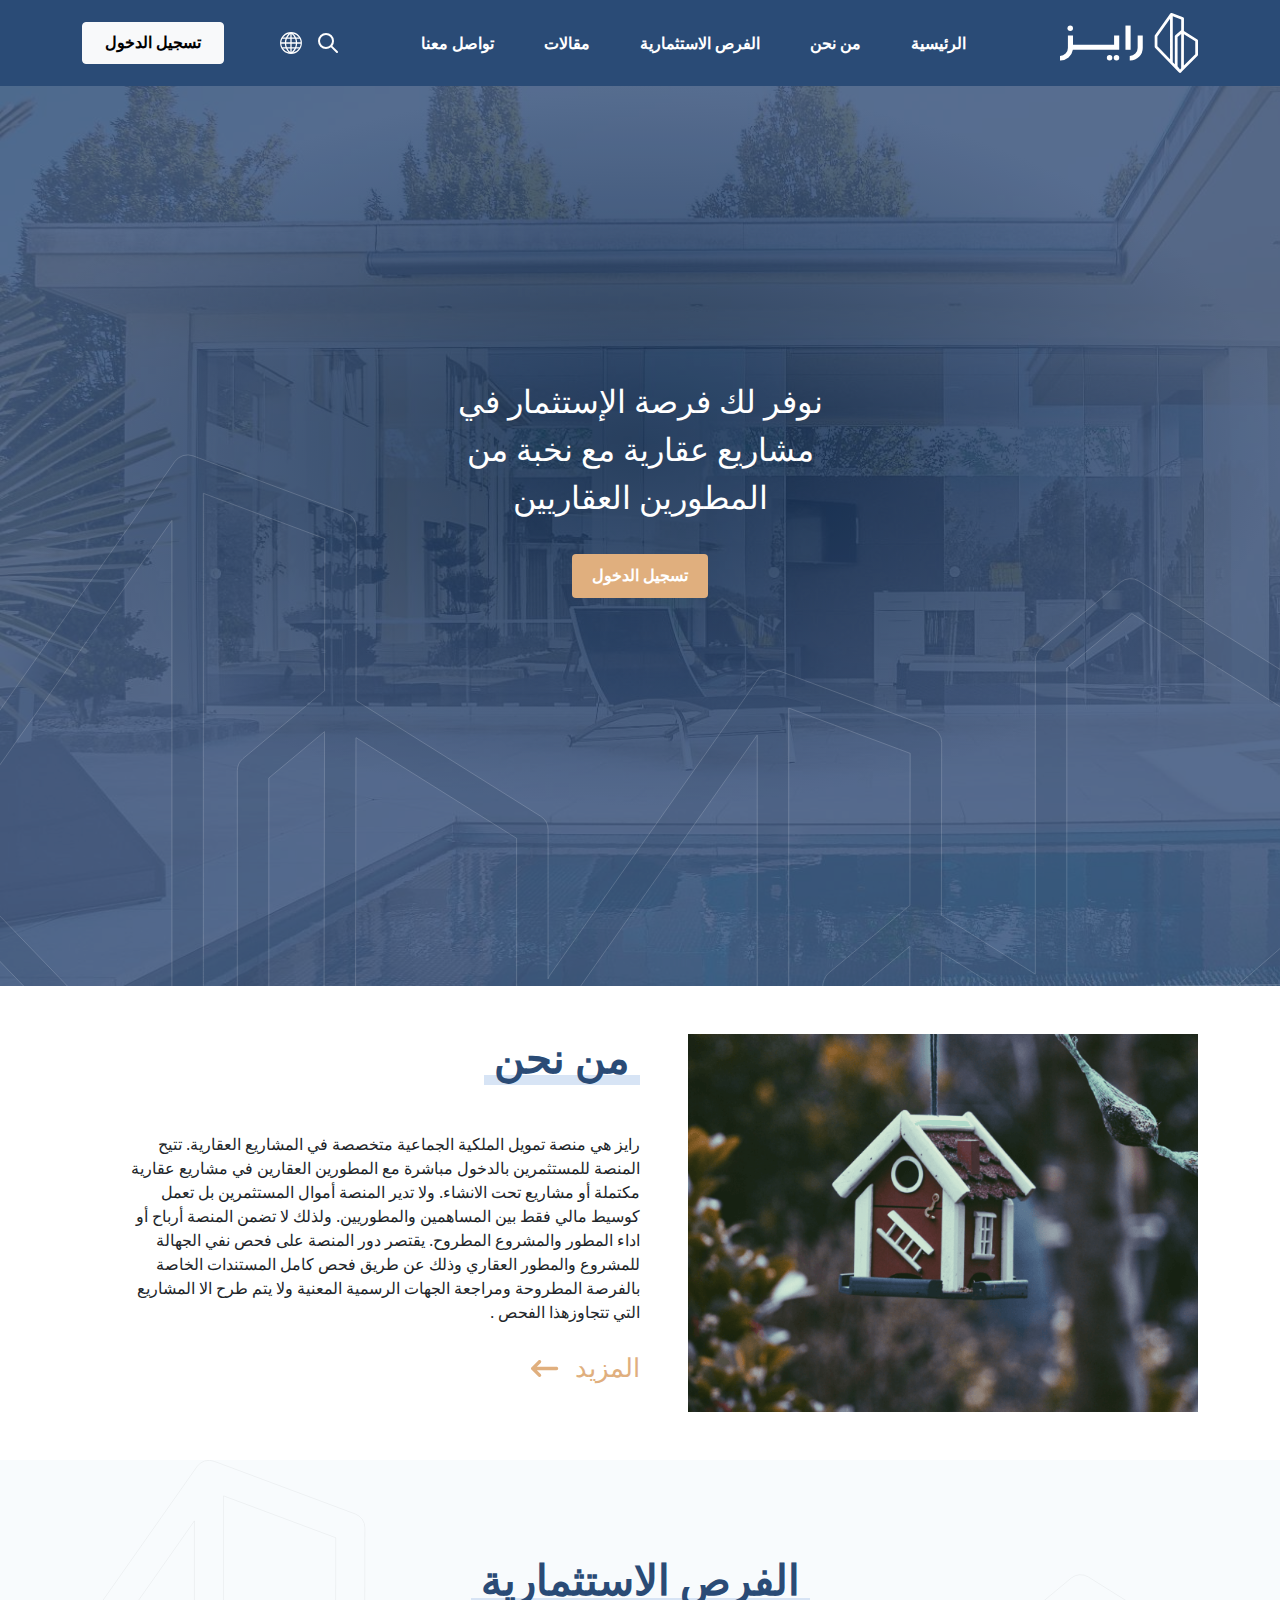
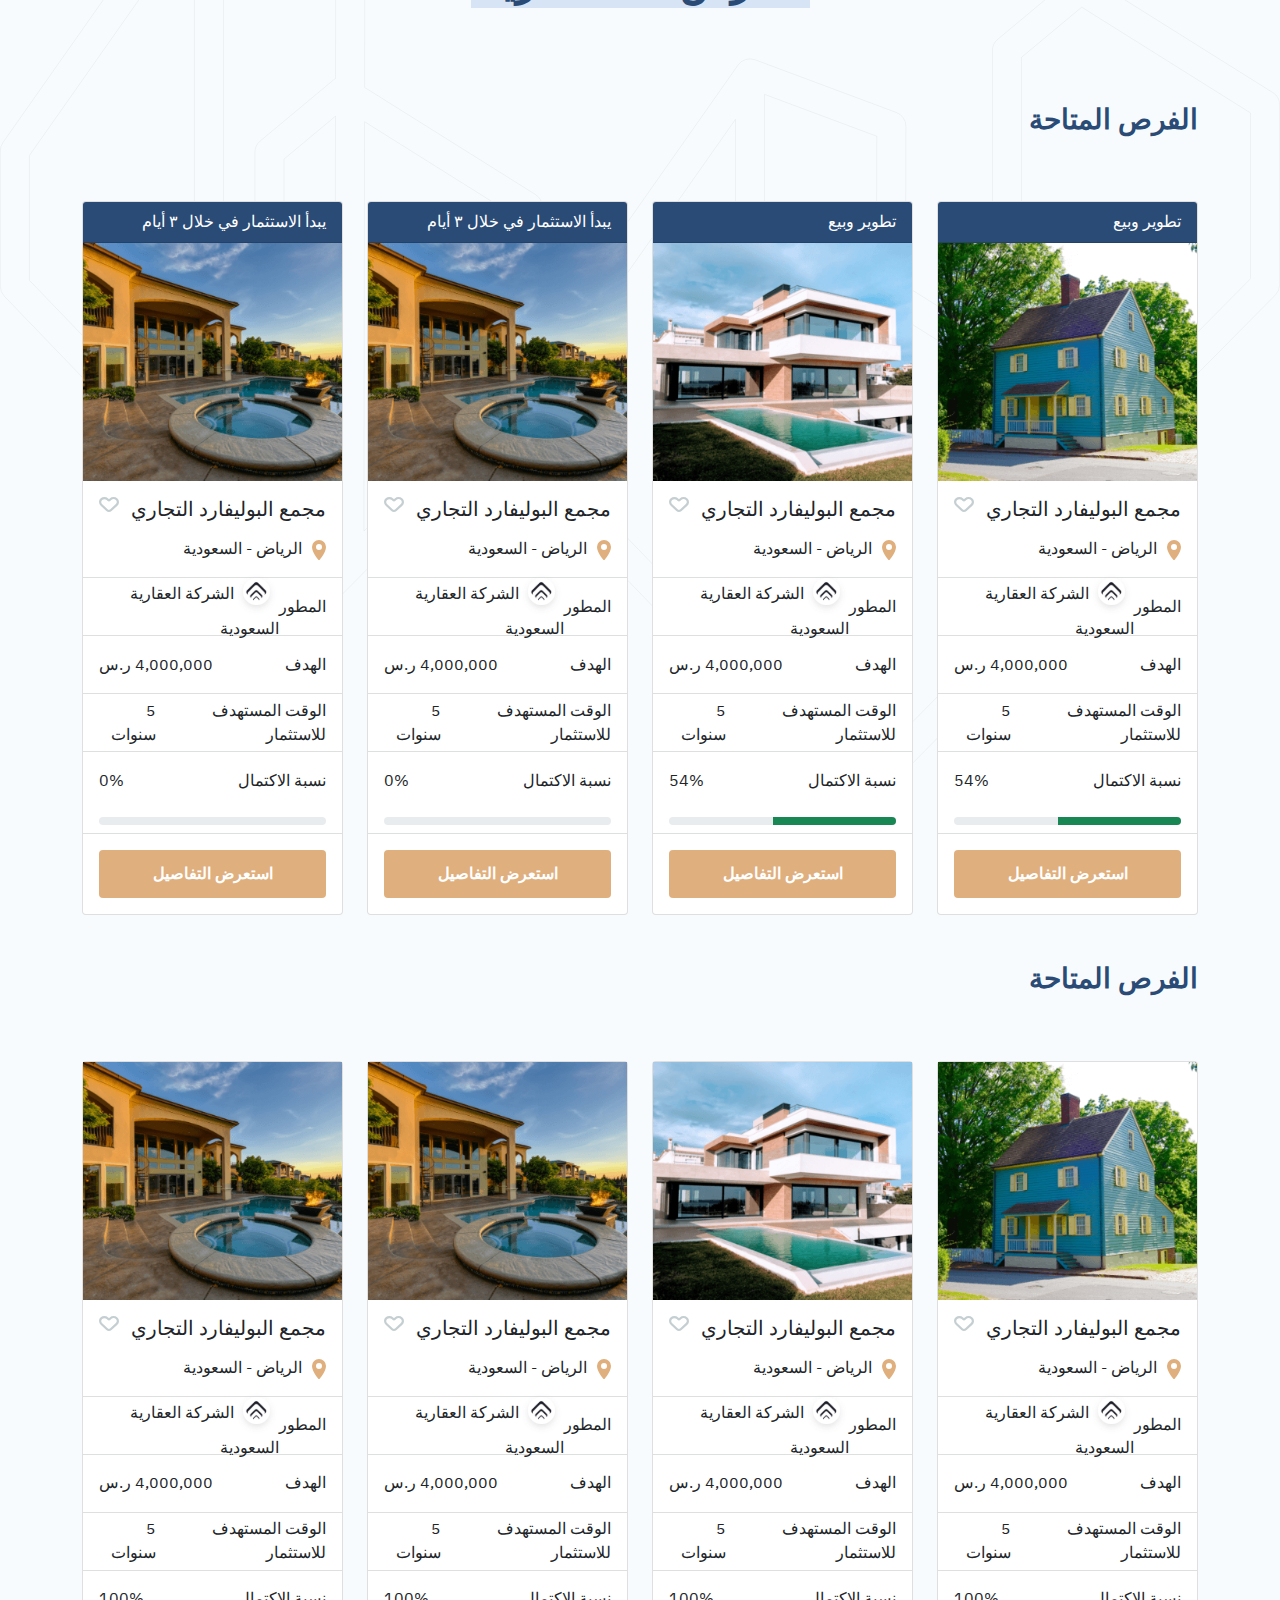
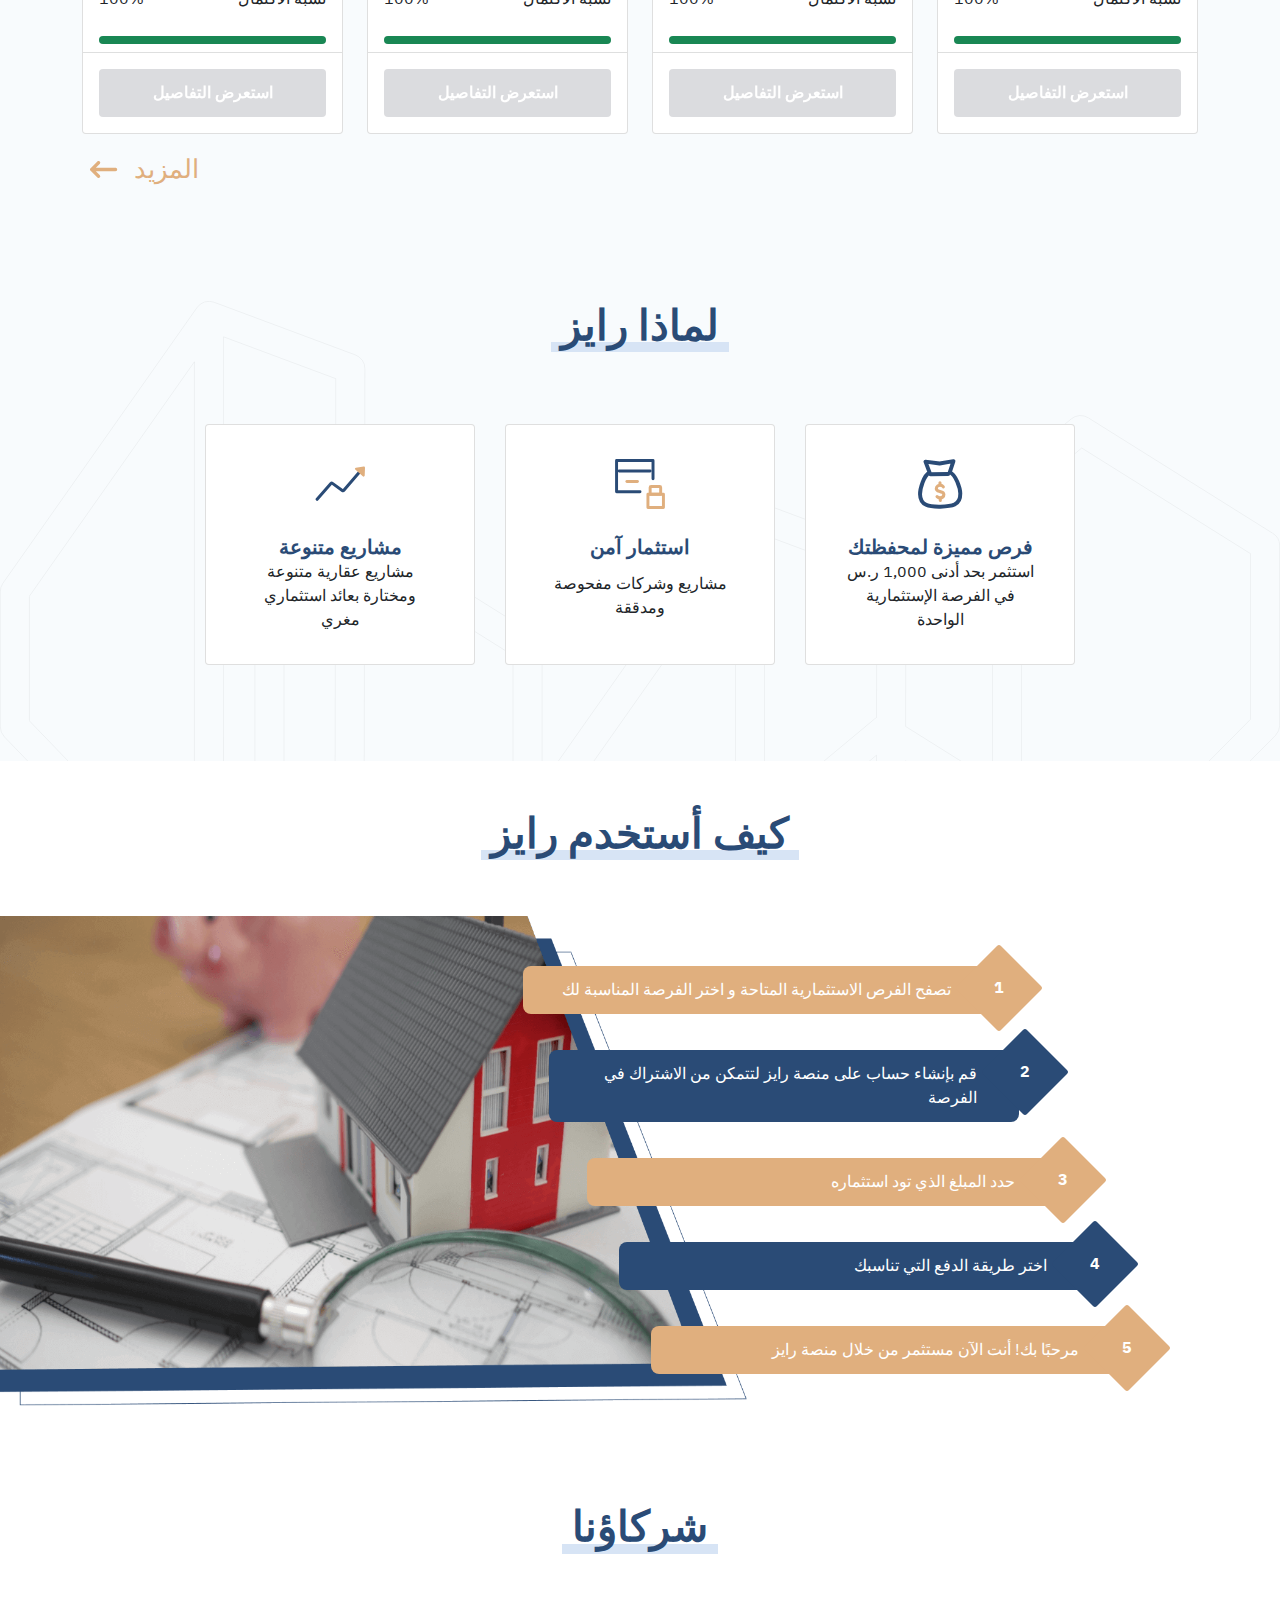
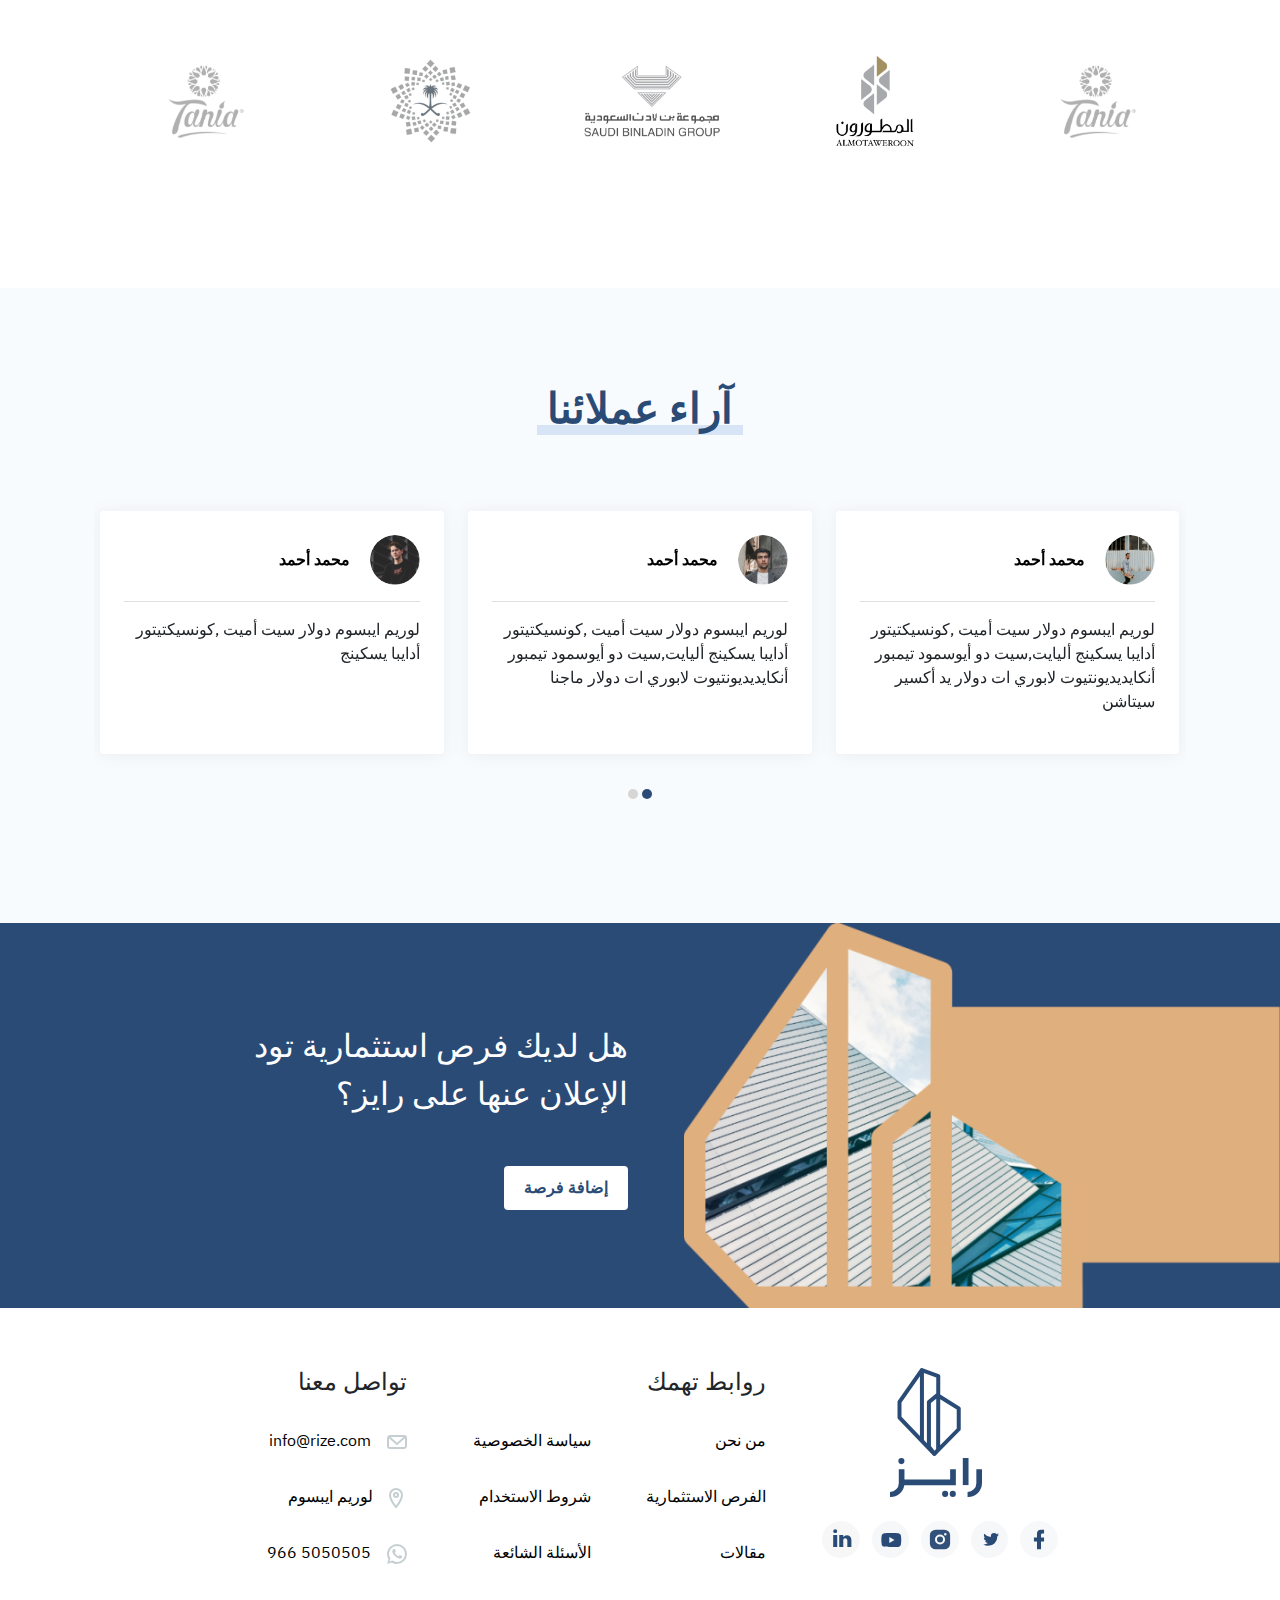
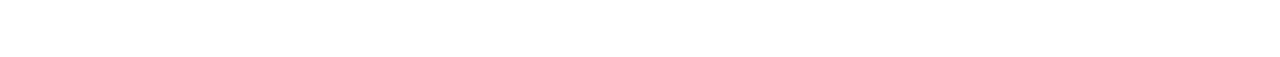
<file: index.html>
<!DOCTYPE html>
<html lang="ar" dir="rtl">
  <head>
    <!-- Required meta tags -->
    <meta charset="utf-8" />
    <meta name="viewport" content="width=device-width, initial-scale=1" />

    <!-- Bootstrap CSS -->
    <link rel="stylesheet" href="./vendors/bootstrap/bootstrap.rtl.min.css" />

    <title>Rize</title>
    <link rel="stylesheet" href="./vendors/owlcarousel/owl.carousel.min.css" />
    <link rel="stylesheet" href="./vendors/owlcarousel/owl.theme.default.min.css" />
    <link rel="stylesheet" href="./styles/global.css" />
    <link rel="stylesheet" href="./styles/main.css" />
  </head>

  <body>
    <!-- Header Start-->
    <header>
      <nav class="navbar navbar-expand-lg navbar-dark text-white bg-primary">
        <div class="container-md">
          <a class="navbar-brand" href="/"><img src="./images/logo.svg" alt="Logo" /></a>
          <button class="navbar-toggler" type="button" data-bs-toggle="collapse" data-bs-target="#navbarSupportedContent" aria-controls="navbarSupportedContent" aria-expanded="false" aria-label="Toggle navigation">
            <span class="navbar-toggler-icon"></span>
          </button>
          <div class="collapse navbar-collapse" id="navbarSupportedContent">
            <ul class="navbar-nav m-auto mb-2 mb-lg-0">
              <li class="nav-item">
                <a class="nav-link" href="#">الرئيسية</a>
              </li>
              <li class="nav-item">
                <a class="nav-link" href="./pages/about-us.html">من نحن</a>
              </li>
              <li class="nav-item">
                <a class="nav-link" href="./pages/investment.html">الفرص الاستثمارية</a>
              </li>
              <li class="nav-item">
                <a class="nav-link" href="./pages/article-list.html">مقالات</a>
              </li>
              <li class="nav-item">
                <a class="nav-link" href="./pages/contact-us.html">تواصل معنا</a>
              </li>
            </ul>
            <ul class="navbar-nav mb-2 mb-lg-0">
              <li class="nav-item px-0">
                <a class="nav-link ps-1" href="#"><img src="./images/icons/search.svg" alt="" /></a>
              </li>
              <li class="nav-item px-0">
                <a class="nav-link" href="#"><img src="./images/icons/global.svg" alt="" /></a>
              </li>
              <li class="ms-lg-5">
                <a href="./pages/login.html"><button type="button" class="btn btn-light">تسجيل الدخول</button></a>
              </li>
            </ul>
          </div>
        </div>
      </nav>
    </header>
    <!-- Header End -->
    <main>
      <!-- Top Banner -->
      <div class="hero-wrapper">
        <div class="hero-content container-md px-0 px-md-6">
          <div class="container-md mb-6">
            <div class="row justify-content-center mb-4">
              <div class="col-12 col-sm-8 col-lg-5">
                <h1 class="hero__title h2">نوفر لك فرصة الإستثمار في مشاريع عقارية مع نخبة من المطورين العقاريين</h1>
              </div>
            </div>
            <a href="./pages/login.html" class="btn btn-primary">تسجيل الدخول</a>
          </div>
        </div>
        <div class="hero-bg"></div>
        <div class="hero-animation">
          <svg xmlns="http://www.w3.org/2000/svg" xmlns:xlink="http://www.w3.org/1999/xlink" width="1914" height="1078" viewBox="0 0 1914 1078">
            <defs>
              <clipPath id="clip-path">
                <rect id="Rectangle_4380" data-name="Rectangle 4380" width="1914" height="1078" transform="translate(28.691 21)" fill="none" />
              </clipPath>
              <clipPath id="clip-path-2">
                <rect id="Rectangle_4379" data-name="Rectangle 4379" width="1921" height="796" transform="translate(-2.809 284)" fill="none" stroke="#707070" stroke-width="1" opacity="0.21" />
              </clipPath>
            </defs>
            <g id="Mask_Group_2" data-name="Mask Group 2" transform="translate(-28.691 -21)" clip-path="url(#clip-path)">
              <g id="Group_22525" data-name="Group 22525" transform="translate(25.5 21)">
                <path
                  id="Union_2"
                  data-name="Union 2"
                  d="M23277.957,14937.9l265.129.033.021-376.907-264.969,376.618-.182.256-47.625-.006v.317l-47.068-.021v-222.859l-240.178-150.5-.617,373.254,240.795.1v.271l-243.506-.208-44.357-.018v-.021l-82.646-.071v-.113l82.646.035.633-382.205-83.279,69.388v312.782l-47.074-.021V14614.22a23.513,23.513,0,0,1,8.469-18.073l118.914-99.069a23.531,23.531,0,0,1,3.072-2.167l.377-227.68-181.607-67.758c-.012,121.509-.064,728.619,0,738.631-.131-.41-2.375-.116-30.369.052l30.369.013v-.064a.173.173,0,0,1,.006.064l180.49.071v.073l-180.494-.095v0l-38.461-.021q-4.017.018-8.607.03v-.035l-154.541-.081-.021-.023,154.563.062v-698.222l-260.666,370.507-.217-81.486,265.168-376.913a23.525,23.525,0,0,1,27.477-8.512l228.7,85.333a23.526,23.526,0,0,1,15.309,22.1l-.428,258.391,276.115,173.027a23.539,23.539,0,0,1,11.039,19.941v223.131a23.552,23.552,0,0,1,3.033-5.96l314.025-446.358a23.515,23.515,0,0,1,27.482-8.511l228.7,85.332a23.543,23.543,0,0,1,15.309,22.09l-.428,258.4,140.5,88.04v-468.882a23.549,23.549,0,0,1,8.463-18.084l118.92-99.064a23.543,23.543,0,0,1,27.561-1.862l214.418,134.354.121,469.23-66.529.764,65.387-56.893.074-358.145-224.016-140.368-97.336,81.089v477.256l-15.82.182.465.291s-208.041.6-315.311.191l-399.2,1.939Zm493.254.165-14.35.069,144.809-.008-83.3-52.2-.086,52.043-47.068-.006.1-61.027-73.242,61.019,73.143.009Zm-130.258-.12c.035-6.972,3.133-16.28,8.463-20.725l118.92-99.058a23.376,23.376,0,0,1,3.076-2.171l.373-227.676-181.605-67.759v417.382h12.273c-2.076-.053,5.176-.034,13.928,0Zm-1193.053.114-39.967-41.494-.182-68.042,105.523,109.562Zm1558.115-.192,255.891-2.939-3.324,2.894-252.566.189Zm-1598.662-109.758-.2-217.647.02-.03.58,218.092Z"
                  transform="translate(-22407.609 -13858.066)"
                  fill="#354c6c"
                  stroke="#fff"
                  stroke-width="1"
                  opacity="0.4"
                />
                <g id="Mask_Group_1" data-name="Mask Group 1" clip-path="url(#clip-path-2)">
                  <path id="Path_38124" class="white-line line-1" data-name="Path 38124" d="M9,0c4.971,0,9,4.477,9,10V767.972c-18.23-.49-18-.274-18-.274V10C0,4.477,4.029,0,9,0Z" transform="translate(274 312)" fill="#fff" />
                  <path class="white-line line-2" id="Path_38123" data-name="Path 38123" d="M-22428.74-14020.452l42.066-36.074v337.611l-42.238-.717Z" transform="translate(22852.506 14798.455)" fill="#fff" />
                  <path class="white-line line-3" id="Path_38125" data-name="Path 38125" d="M1391.43,998.063l168.419,97.267" transform="translate(-6.332 -6.63)" fill="none" stroke="#fff" stroke-width="18" />
                  <path class="white-line line-4" id="Path_38126" data-name="Path 38126" d="M1393.385,979.927l-142.062,114.808" transform="translate(-10.245 -7.774)" fill="none" stroke="#fff" stroke-width="18" />
                  <path class="white-line line-5" id="Path_38127" data-name="Path 38127" d="M1384.158,1008.122V961.227l2.49,363.812" transform="translate(0 -245.039)" fill="none" stroke="#fff" stroke-linejoin="round" stroke-width="17" />
                </g>
              </g>
            </g>
          </svg>
        </div>
      </div>
      <!-- Banner End -->

      <!-- Who we are -->
      <div class="who-we-are bg-white py-5">
        <div class="container-md">
          <div class="row flex-column-reverse flex-md-row g-5 w-100">
            <div class="col-12 col-md-6">
              <img src="./images/harmen-jelle-van-mourik-0yfWDwHOB0g-unsplash.png" class="w-100" alt="" />
            </div>
            <div class="col-12 col-md-6">
              <h2 class="title mb-5">من نحن</h2>
              <p class="mb-4">رايز هي منصة تمويل الملكية الجماعية متخصصة في المشاريع العقارية. تتيح المنصة للمستثمرين بالدخول مباشرة مع المطورين العقارين في مشاريع عقارية مكتملة أو مشاريع تحت الانشاء. ولا تدير المنصة أموال المستثمرين بل تعمل كوسيط مالي فقط بين المساهمين والمطوريين. ولذلك لا تضمن المنصة أرباح أو اداء المطور والمشروع المطروح. يقتصر دور المنصة على فحص نفي الجهالة للمشروع والمطور العقاري وذلك عن طريق فحص كامل المستندات الخاصة بالفرصة المطروحة ومراجعة الجهات الرسمية المعنية ولا يتم طرح الا المشاريع التي تتجاوزهذا الفحص .</p>
              <a href="#" class="more-btn text-yellow">المزيد</a>
            </div>
          </div>
        </div>
      </div>
      <!-- Who we are end-->
      <!-- Investment Opportunities -->
      <div class="bg-skygreen py-5 bg-logo-lines">
        <div class="container-md py-5">
          <div class="text-center"><h2 class="title mb-5">الفرص الاستثمارية</h2></div>
          <!--Available opportunities-->
          <h3 class="sub-title mb-3 text-start py-5">الفرص المتاحة</h3>
          <div class="row row-cols-1 row-cols-md-2 row-cols-lg-3 row-cols-xl-4 g-4">
            <div class="col">
              <div class="card h-100">
                <div class="card-header">تطوير وبيع</div>
                <img src="./images/rick-lobs.png" class="card-img-top" alt="Rick Lobs" />
                <div class="card-body">
                  <div class="card-title">
                    <h5>مجمع البوليفارد التجاري</h5>
                    <span class="add-to-favourite-btn"></span>
                  </div>
                  <p>
                    <span class="location__icon"><img src="./images/icons/location-yellow.svg" alt="" /></span>الرياض - السعودية
                  </p>
                  <hr style="margin: 0 -16px" />
                  <div class="card-text">
                    <p>المطور</p>

                    <p>
                      <span><img src="./images/icons/ellipse.svg" alt="" /></span>الشركة العقارية السعودية
                    </p>
                  </div>
                  <hr style="margin: 0 -16px" />
                  <div class="card-text">
                    <p>الهدف</p>
                    <p>4,000,000 ر.س</p>
                  </div>
                  <hr style="margin: 0 -16px" />
                  <div class="card-text">
                    <p>الوقت المستهدف للاستثمار</p>
                    <p>5 سنوات</p>
                  </div>
                  <hr style="margin: 0 -16px" />
                  <div class="card-text">
                    <p>نسبة الاكتمال</p>
                    <p>54%</p>
                  </div>
                  <div class="progress my-2" style="height: 8px">
                    <div class="progress-bar bg-success" aria-label="percentage of completion" role="progressbar" style="width: 54%" aria-valuenow="54" aria-valuemin="0" aria-valuemax="100"></div>
                  </div>
                  <hr style="margin: 0 -16px" />
                  <div class="card-cta">
                    <a href="#" class="btn btn-primary"><strong>استعرض التفاصيل</strong></a>
                  </div>
                </div>
              </div>
            </div>
            <div class="col">
              <div class="card h-100">
                <div class="card-header">تطوير وبيع</div>
                <img src="./images/webaliser.png" class="card-img-top" alt=".." />
                <div class="card-body">
                  <div class="card-title">
                    <h5>مجمع البوليفارد التجاري</h5>
                    <span class="add-to-favourite-btn"></span>
                  </div>
                  <p>
                    <span class="location__icon"><img src="./images/icons/location-yellow.svg" alt="" /></span>الرياض - السعودية
                  </p>
                  <hr style="margin: 0 -16px" />
                  <div class="card-text">
                    <p>المطور</p>

                    <p>
                      <span><img src="./images/icons/ellipse.svg" alt="" /></span>الشركة العقارية السعودية
                    </p>
                  </div>
                  <hr style="margin: 0 -16px" />
                  <div class="card-text">
                    <p>الهدف</p>
                    <p>4,000,000 ر.س</p>
                  </div>
                  <hr style="margin: 0 -16px" />
                  <div class="card-text">
                    <p>الوقت المستهدف للاستثمار</p>
                    <p>5 سنوات</p>
                  </div>
                  <hr style="margin: 0 -16px" />
                  <div class="card-text">
                    <p>نسبة الاكتمال</p>
                    <p>54%</p>
                  </div>
                  <div class="progress my-2" style="height: 8px">
                    <div class="progress-bar bg-success" role="progressbar" style="width: 54%" aria-valuenow="54" aria-valuemin="0" aria-valuemax="100" aria-label="percentage of completion"></div>
                  </div>
                  <hr style="margin: 0 -16px" />
                  <div class="card-cta">
                    <a href="#" class="btn btn-primary"><strong>استعرض التفاصيل</strong></a>
                  </div>
                </div>
              </div>
            </div>
            <div class="col">
              <div class="card h-100">
                <div class="card-header">يبدأ الاستثمار في خلال ٣ أيام</div>
                <img src="./images/stephen-leonardi.png" class="card-img-top" alt="..." />
                <div class="card-body">
                  <div class="card-title">
                    <h5>مجمع البوليفارد التجاري</h5>
                    <span class="add-to-favourite-btn"></span>
                  </div>
                  <p>
                    <span class="location__icon"><img src="./images/icons/location-yellow.svg" alt="" /></span>الرياض - السعودية
                  </p>
                  <hr style="margin: 0 -16px" />
                  <div class="card-text">
                    <p>المطور</p>

                    <p>
                      <span><img src="./images/icons/ellipse.svg" alt="" /></span>الشركة العقارية السعودية
                    </p>
                  </div>
                  <hr style="margin: 0 -16px" />
                  <div class="card-text">
                    <p>الهدف</p>
                    <p>4,000,000 ر.س</p>
                  </div>
                  <hr style="margin: 0 -16px" />
                  <div class="card-text">
                    <p>الوقت المستهدف للاستثمار</p>
                    <p>5 سنوات</p>
                  </div>
                  <hr style="margin: 0 -16px" />
                  <div class="card-text">
                    <p>نسبة الاكتمال</p>
                    <p>0%</p>
                  </div>
                  <div class="progress my-2" style="height: 8px">
                    <div class="progress-bar bg-success" role="progressbar" style="width: 0%" aria-valuenow="25" aria-valuemin="0" aria-valuemax="100" aria-label="percentage of completion"></div>
                  </div>
                  <hr style="margin: 0 -16px" />
                  <div class="card-cta">
                    <a href="#" class="btn btn-primary"><strong>استعرض التفاصيل</strong></a>
                  </div>
                </div>
              </div>
            </div>
            <div class="col">
              <div class="card h-100">
                <div class="card-header">يبدأ الاستثمار في خلال ٣ أيام</div>
                <img src="./images/stephen-leonardi.png" class="card-img-top" alt="..." />
                <div class="card-body">
                  <div class="card-title">
                    <h5>مجمع البوليفارد التجاري</h5>
                    <span class="add-to-favourite-btn"></span>
                  </div>
                  <p>
                    <span class="location__icon"><img src="./images/icons/location-yellow.svg" alt="" /></span>الرياض - السعودية
                  </p>
                  <hr style="margin: 0 -16px" />
                  <div class="card-text">
                    <p>المطور</p>

                    <p>
                      <span><img src="./images/icons/ellipse.svg" alt="" /></span>الشركة العقارية السعودية
                    </p>
                  </div>
                  <hr style="margin: 0 -16px" />
                  <div class="card-text">
                    <p>الهدف</p>
                    <p>4,000,000 ر.س</p>
                  </div>
                  <hr style="margin: 0 -16px" />
                  <div class="card-text">
                    <p>الوقت المستهدف للاستثمار</p>
                    <p>5 سنوات</p>
                  </div>
                  <hr style="margin: 0 -16px" />
                  <div class="card-text">
                    <p>نسبة الاكتمال</p>
                    <p>0%</p>
                  </div>
                  <div class="progress my-2" style="height: 8px">
                    <div class="progress-bar bg-success" role="progressbar" style="width: 0%" aria-valuenow="25" aria-valuemin="0" aria-valuemax="100" aria-label="percentage of completion"></div>
                  </div>
                  <hr style="margin: 0 -16px" />
                  <div class="card-cta">
                    <a href="#" class="btn btn-primary"><strong>استعرض التفاصيل</strong></a>
                  </div>
                </div>
              </div>
            </div>
          </div>
          <!-- Available opportunities end -->
          <!-- Investments completed-->
          <h3 class="sub-title mb-3 text-start py-5">الفرص المتاحة</h3>
          <div class="row row-cols-1 row-cols-md-2 row-cols-lg-3 row-cols-xl-4 g-4">
            <div class="col">
              <div class="card h-100">
                <img src="./images/rick-lobs.png" class="card-img-top" alt="Rick Lobs" />
                <div class="card-body">
                  <div class="card-title">
                    <h5>مجمع البوليفارد التجاري</h5>
                    <span class="add-to-favourite-btn"></span>
                  </div>
                  <p>
                    <span class="location__icon"><img src="./images/icons/location-yellow.svg" alt="" /></span>الرياض - السعودية
                  </p>
                  <hr style="margin: 0 -16px" />
                  <div class="card-text">
                    <p>المطور</p>

                    <p>
                      <span><img src="./images/icons/ellipse.svg" alt="" /></span>الشركة العقارية السعودية
                    </p>
                  </div>
                  <hr style="margin: 0 -16px" />
                  <div class="card-text">
                    <p>الهدف</p>
                    <p>4,000,000 ر.س</p>
                  </div>
                  <hr style="margin: 0 -16px" />
                  <div class="card-text">
                    <p>الوقت المستهدف للاستثمار</p>
                    <p>5 سنوات</p>
                  </div>
                  <hr style="margin: 0 -16px" />
                  <div class="card-text">
                    <p>نسبة الاكتمال</p>
                    <p>100%</p>
                  </div>
                  <div class="progress my-2" style="height: 8px">
                    <div class="progress-bar bg-success" aria-label="percentage of completion" role="progressbar" style="width: 100%" aria-valuenow="100" aria-valuemin="0" aria-valuemax="100"></div>
                  </div>
                  <hr style="margin: 0 -16px" />
                  <div class="card-cta">
                    <a href="#" class="btn btn-primary disabled"><strong>استعرض التفاصيل</strong></a>
                  </div>
                </div>
              </div>
            </div>
            <div class="col">
              <div class="card h-100">
                <img src="./images/webaliser.png" class="card-img-top" alt="..." />
                <div class="card-body">
                  <div class="card-title">
                    <h5>مجمع البوليفارد التجاري</h5>
                    <span class="add-to-favourite-btn"></span>
                  </div>
                  <p>
                    <span class="location__icon"><img src="./images/icons/location-yellow.svg" alt="" /></span>الرياض - السعودية
                  </p>
                  <hr style="margin: 0 -16px" />
                  <div class="card-text">
                    <p>المطور</p>

                    <p>
                      <span><img src="./images/icons/ellipse.svg" alt="" /></span>الشركة العقارية السعودية
                    </p>
                  </div>
                  <hr style="margin: 0 -16px" />
                  <div class="card-text">
                    <p>الهدف</p>
                    <p>4,000,000 ر.س</p>
                  </div>
                  <hr style="margin: 0 -16px" />
                  <div class="card-text">
                    <p>الوقت المستهدف للاستثمار</p>
                    <p>5 سنوات</p>
                  </div>
                  <hr style="margin: 0 -16px" />
                  <div class="card-text">
                    <p>نسبة الاكتمال</p>
                    <p>100%</p>
                  </div>
                  <div class="progress my-2" style="height: 8px">
                    <div class="progress-bar bg-success" role="progressbar" style="width: 100%" aria-valuenow="100" aria-valuemin="0" aria-valuemax="100" aria-label="percentage of completion"></div>
                  </div>
                  <hr style="margin: 0 -16px" />
                  <div class="card-cta">
                    <a href="#" class="btn btn-primary disabled"><strong>استعرض التفاصيل</strong></a>
                  </div>
                </div>
              </div>
            </div>
            <div class="col">
              <div class="card h-100">
                <img src="./images/stephen-leonardi.png" class="card-img-top" alt="..." />
                <div class="card-body">
                  <div class="card-title">
                    <h5>مجمع البوليفارد التجاري</h5>
                    <span class="add-to-favourite-btn"></span>
                  </div>
                  <p>
                    <span class="location__icon"><img src="./images/icons/location-yellow.svg" alt="" /></span>الرياض - السعودية
                  </p>
                  <hr style="margin: 0 -16px" />
                  <div class="card-text">
                    <p>المطور</p>

                    <p>
                      <span><img src="./images/icons/ellipse.svg" alt="" /></span>الشركة العقارية السعودية
                    </p>
                  </div>
                  <hr style="margin: 0 -16px" />
                  <div class="card-text">
                    <p>الهدف</p>
                    <p>4,000,000 ر.س</p>
                  </div>
                  <hr style="margin: 0 -16px" />
                  <div class="card-text">
                    <p>الوقت المستهدف للاستثمار</p>
                    <p>5 سنوات</p>
                  </div>
                  <hr style="margin: 0 -16px" />
                  <div class="card-text">
                    <p>نسبة الاكتمال</p>
                    <p>100%</p>
                  </div>
                  <div class="progress my-2" style="height: 8px">
                    <div class="progress-bar bg-success" role="progressbar" style="width: 100%" aria-valuenow="100" aria-valuemin="0" aria-valuemax="100" aria-label="percentage of completion"></div>
                  </div>
                  <hr style="margin: 0 -16px" />
                  <div class="card-cta">
                    <a href="#" class="btn btn-primary disabled"><strong>استعرض التفاصيل</strong></a>
                  </div>
                </div>
              </div>
            </div>
            <div class="col">
              <div class="card h-100">
                <img src="./images/stephen-leonardi.png" class="card-img-top" alt="..." />
                <div class="card-body">
                  <div class="card-title">
                    <h5>مجمع البوليفارد التجاري</h5>
                    <span class="add-to-favourite-btn"></span>
                  </div>
                  <p>
                    <span class="location__icon"><img src="./images/icons/location-yellow.svg" alt="" /></span>الرياض - السعودية
                  </p>
                  <hr style="margin: 0 -16px" />
                  <div class="card-text">
                    <p>المطور</p>

                    <p>
                      <span><img src="./images/icons/ellipse.svg" alt="" /></span>الشركة العقارية السعودية
                    </p>
                  </div>
                  <hr style="margin: 0 -16px" />
                  <div class="card-text">
                    <p>الهدف</p>
                    <p>4,000,000 ر.س</p>
                  </div>
                  <hr style="margin: 0 -16px" />
                  <div class="card-text">
                    <p>الوقت المستهدف للاستثمار</p>
                    <p>5 سنوات</p>
                  </div>
                  <hr style="margin: 0 -16px" />
                  <div class="card-text">
                    <p>نسبة الاكتمال</p>
                    <p>100%</p>
                  </div>
                  <div class="progress my-2" style="height: 8px">
                    <div class="progress-bar bg-success" role="progressbar" style="width: 100%" aria-valuenow="100" aria-valuemin="0" aria-valuemax="100" aria-label="percentage of completion"></div>
                  </div>
                  <hr style="margin: 0 -16px" />
                  <div class="card-cta">
                    <a href="#" class="btn btn-primary disabled"><strong>استعرض التفاصيل</strong></a>
                  </div>
                </div>
              </div>
            </div>
          </div>
          <div class="text-end py-3">
            <a href="#" class="more-btn text-yellow text-end">المزيد</a>
          </div>

          <!-- Investments completed end-->
        </div>
      </div>
      <!-- Investment Opportunities End-->
      <!-- Why Rise -->
      <div class="bg-skygreen pb-5 bg-logo-lines">
        <div class="container-md pb-5 text-center">
          <h2 class="title mb-5">لماذا رايز</h2>
          <div class="row why-rise-cards g-4 pt-4">
            <div class="col-4">
              <div class="card p-4 h-100 text-center">
                <img class="card-icon" src="./images/icons/unique-opportunities.svg" alt="..." />
                <div class="card-body">
                  <h5 class="text-blue fw-bold">فرص مميزة لمحفظتك</h5>
                  <p class="card-text">استثمر بحد أدنى 1,000 ر.س في الفرصة الإستثمارية الواحدة</p>
                </div>
              </div>
            </div>
            <div class="col-4">
              <div class="card p-4 h-100 text-center">
                <img class="card-icon" src="./images/icons/safe-investment.svg" alt="..." />
                <div class="card-body">
                  <h5 class="text-blue fw-bold">استثمار آمن</h5>
                  <p class="card-text">مشاريع وشركات مفحوصة ومدققة</p>
                </div>
              </div>
            </div>
            <div class="col-4">
              <div class="card p-4 h-100 text-center">
                <img class="card-icon" src="./images/icons/various-projects.svg" alt="..." />
                <div class="card-body">
                  <h5 class="text-blue fw-bold">مشاريع متنوعة</h5>
                  <p class="card-text">مشاريع عقارية متنوعة ومختارة بعائد استثماري مغري</p>
                </div>
              </div>
            </div>
          </div>
        </div>
      </div>

      <!-- Why Rise End -->
      <!-- How to use rise -->
      <div class="bg-white pb-5">
        <div class="container-md py-5 text-center">
          <h2 class="title">كيف أستخدم رايز</h2>
        </div>
        <div class="using-rise-wrapper row g-0 m-auto">
          <ol type="1" class="using-rise col-12 col-lg-5 mt-5">
            <li style="margin-left: -42%">تصفح الفرص الاستثمارية المتاحة و اختر الفرصة المناسبة لك</li>
            <li style="margin-left: -37%">قم بإنشاء حساب على منصة رايز لتتمكن من الاشتراك في الفرصة</li>
            <li style="margin-left: -30%">حدد المبلغ الذي تود استثماره</li>
            <li style="margin-left: -24%">اختر طريقة الدفع التي تناسبك</li>
            <li style="margin-left: -18%">مرحبًا بك! أنت الآن مستثمر من خلال منصة رايز</li>
          </ol>

          <img class="col-12 col-lg-7" src="./images/using-rise.png" alt="" />
        </div>
      </div>
      <!-- How to use rise end-->
      <!-- Our Partners -->
      <div class="bg-white pb-5">
        <div class="container-md py-5 text-center">
          <h2 class="title">شركاؤنا</h2>
        </div>
        <div class="container pb-3 pb-lg-5">
          <div class="w-lg-75 mx-lg-auto">
            <div class="row">
              <div class="row">
                <div class="col text-center py-3">
                  <img class="partner-logo" src="./images/fp-logo-tania.png" alt="Logo" />
                </div>
                <div class="col text-center py-3">
                  <img class="partner-logo" src="./images/mot.png" alt="Logo" />
                </div>
                <div class="col text-center py-3">
                  <img class="partner-logo" src="./images/1280px-Saudi_Binladen_Group_Logo.svg.png" alt="Logo" />
                </div>
                <div class="col text-center py-3">
                  <img class="partner-logo" src="./images/ppplogo.png" alt="Logo" />
                </div>
                <div class="col text-center py-3">
                  <img class="partner-logo" src="./images/fp-logo-tania.png" alt="Logo" />
                </div>
              </div>
            </div>
          </div>
        </div>
      </div>
      <!-- Our Partners End -->
      <!-- Our customers' opinions -->
      <div class="bg-skygreen pb-5">
        <div class="container-md py-5">
          <div class="text-center m-5">
            <h2 class="title">آراء عملائنا</h2>
          </div>
          <div class="container my-3">
            <div class="owl-carousel owl-theme" id="feedbackCarousel">
              <div class="card p-4 h-100">
                <div class="card-header pb-3">
                  <img class="profile-img rounded-circle" src="./images/Group 19187.png" alt="" />
                  <span>محمد أحمد</span>
                </div>

                <p class="pt-3">لوريم ايبسوم دولار سيت أميت ,كونسيكتيتور أدايبا يسكينج أليايت,سيت دو أيوسمود تيمبور أنكايديديونتيوت لابوري ات دولار يد أكسير سيتاشن</p>
              </div>
              <div class="card p-4 h-100">
                <div class="card-header pb-3">
                  <img class="profile-img rounded-circle" src="./images/Path 34990.png" alt="" />
                  <span>محمد أحمد</span>
                </div>

                <p class="pt-3">لوريم ايبسوم دولار سيت أميت ,كونسيكتيتور أدايبا يسكينج أليايت,سيت دو أيوسمود تيمبور أنكايديديونتيوت لابوري ات دولار ماجنا</p>
              </div>
              <div class="card p-4 h-100">
                <div class="card-header pb-3">
                  <img class="profile-img rounded-circle" src="./images/Path 349900.png" alt="" />
                  <span>محمد أحمد</span>
                </div>

                <p class="pt-3">لوريم ايبسوم دولار سيت أميت ,كونسيكتيتور أدايبا يسكينج</p>
              </div>
              <div class="card p-4 h-100">
                <div class="card-header pb-3">
                  <img class="profile-img rounded-circle" src="./images/Path 349901.png" alt="" />
                  <span>محمد أحمد</span>
                </div>

                <p class="pt-3">لوريم ايبسوم دولار سيت أميت ,كونسيكتيتور أدايبا يسكينج أليايت,سيت دو أيوسمود تيمبور أنكايديديونتيوت لابوري ات دولار ماجنا</p>
              </div>
            </div>
          </div>
        </div>
      </div>
      <!-- Our customers' opinions End-->
      <!-- Footer Banner start-->
      <div class="footer-banner p-5 p-sm-0">
        <div class="container-xxl">
          <div class="row align-items-center">
            <div class="col-5 col-md-6 ps-0 d-none d-sm-block">
              <img src="./images/footer-banner-1.png" alt="" />
            </div>
            <div class="col-12 col-sm-6 col-md-4">
              <h2 class="mb-5 mb-sm-3 mb-md-5 lh-base">هل لديك فرص استثمارية تود الإعلان عنها على رايز؟</h2>
              <a href="./pages/developer.html"><button class="btn btn-primary bg-white text-blue">إضافة فرصة</button></a>
            </div>
          </div>
        </div>
      </div>
      <!-- Footer Banner End-->
    </main>
    <!-- Footer Start-->
    <footer>
      <div class="container-md">
        <div class="row justify-content-around gap-5 gap-lg-0">
          <div class="col-12 col-lg-4 text-center">
            <div class="footer__logo pb-4">
              <a href="#"><img src="./images/icons/logo-footer.svg" alt="Logo" /></a>
            </div>
            <div class="social__icons">
              <a class="pe-2" href="#"><img src="./images/icons/facebook.svg" alt="Facebook" /></a>
              <a class="pe-2" href="#"><img src="./images/icons/twitter.svg" alt="Twitter" /></a>
              <a class="pe-2" href="#"><img src="./images/icons/instagram.svg" alt="Instagram" /></a>
              <a class="pe-2" href="#"><img src="./images/icons/youtube.svg" alt="Youtube" /></a>
              <a class="pe-2" href="#"><img src="./images/icons/linkedin.svg" alt="Linkedin" /></a>
            </div>
          </div>
          <div class="col-12 col-lg-5 row text-center text-lg-start">
            <h4 class="pb-4">روابط تهمك</h4>
            <div class="col-6">
              <ul>
                <li><a href="./pages/about-us.html">من نحن</a></li>
                <li><a href="./pages/investment.html">الفرص الاستثمارية</a></li>
                <li><a href="./pages/article-list.html">مقالات</a></li>
              </ul>
            </div>
            <div class="col-6">
              <ul>
                <li><a href="#">سياسة الخصوصية</a></li>
                <li><a href="#">شروط الاستخدام</a></li>
                <li><a href="#">الأسئلة الشائعة</a></li>
              </ul>
            </div>
          </div>
          <div class="col-12 col-lg-3 text-center text-lg-start">
            <h4 class="pb-4">تواصل معنا</h4>
            <ul>
              <li>
                <a href="mailto:info@rize.com"><img src="./images/icons/email.svg" alt="" />&nbsp;&nbsp;&nbsp;&nbsp;info@rize.com</a>
              </li>
              <li>
                <a href="#">&nbsp;<img src="./images/icons/location.svg" alt="" />&nbsp;&nbsp;&nbsp;&nbsp;لوريم ايبسوم</a>
              </li>
              <li>
                <a href="tel:9665050505"><img src="./images/icons/whatsapp.svg" alt="" />&nbsp;&nbsp;&nbsp;&nbsp;<span dir="ltr">966 5050505</span></a>
              </li>
            </ul>
          </div>
        </div>
      </div>
    </footer>
    <!-- Footer End -->

    <!-- Bootstrap Bundle with Popper -->
    <script src="./vendors/bootstrap/bootstrap.bundle.min.js"></script>

    <script src="./vendors/jquery-3.6.0.min.js"></script>
    <script src="./vendors/owlcarousel/owl.carousel.min.js"></script>
    <script src="./scripts/global.js"></script>
    <script src="./scripts/main.js"></script>
  </body>
</html>
</file>
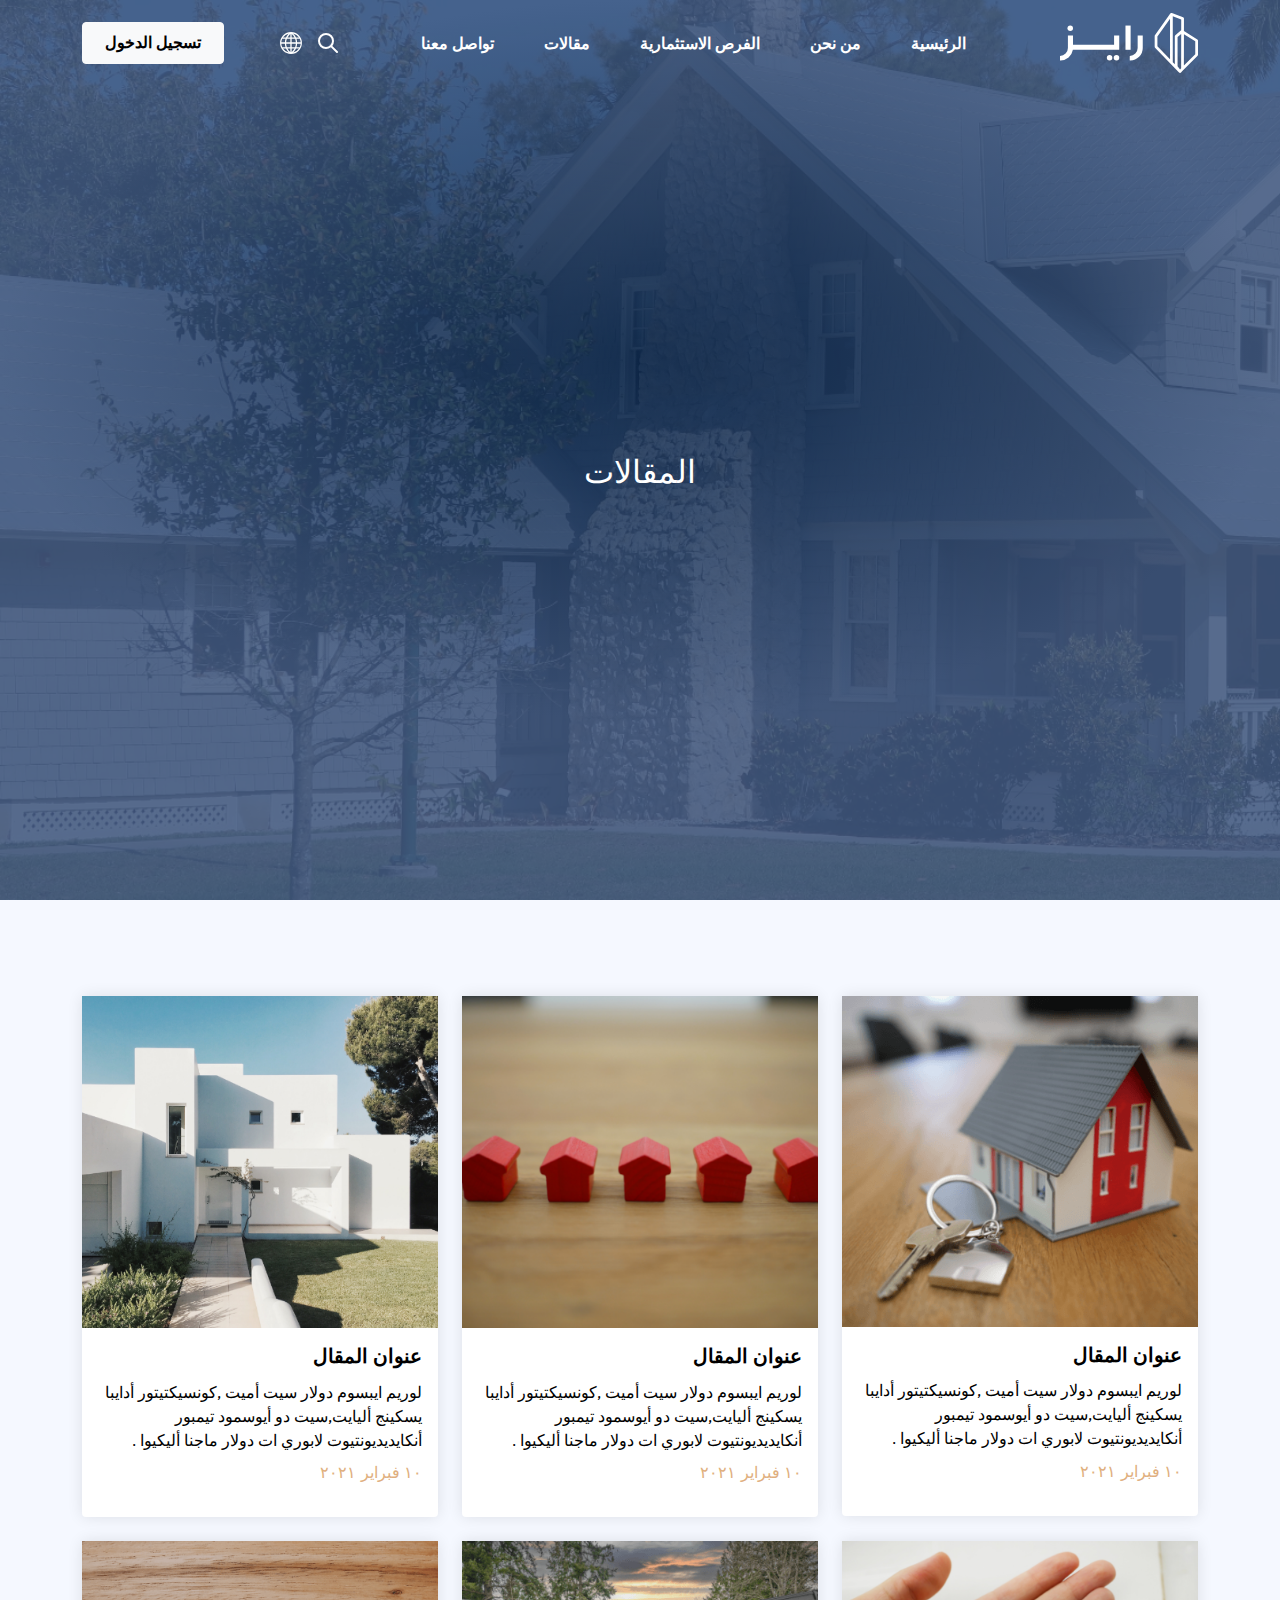
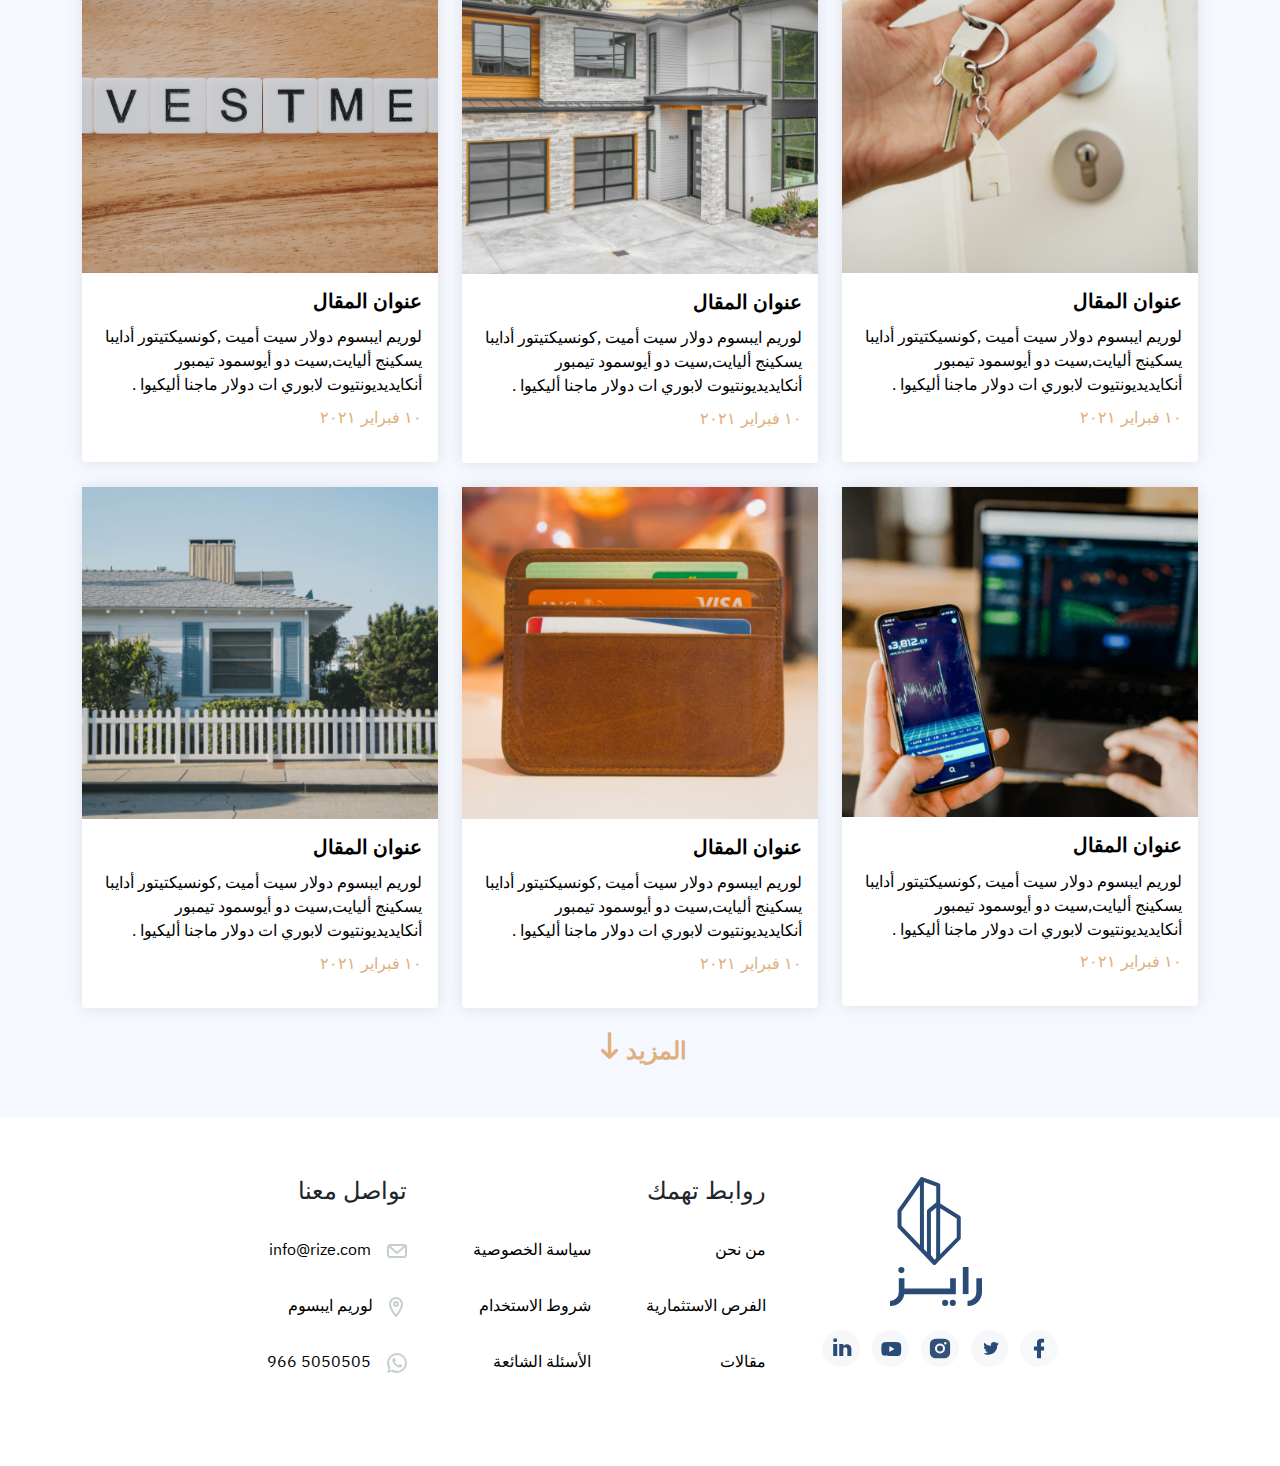
<file: pages/article-list.html>
<!DOCTYPE html>
<html lang="ar" dir="rtl">
  <head>
    <!-- Required meta tags -->
    <meta charset="utf-8" />
    <meta name="viewport" content="width=device-width, initial-scale=1" />

    <!-- Bootstrap CSS -->
    <link rel="stylesheet" href="../vendors/bootstrap/bootstrap.rtl.min.css" />

    <title>Rize | Article list</title>

    <link rel="stylesheet" href="../styles/global.css" />
    <link rel="stylesheet" href="../styles/hero-banner.css" />
    <link rel="stylesheet" href="../styles/article-list.css" />
  </head>

  <body>
    <div class="main">
      <!-- Top Banner -->
      <div class="hero-wrapper">
        <!-- Header Start-->
        <header>
          <nav class="navbar navbar-expand-lg navbar-dark text-white bg-transparent">
            <div class="container-md">
              <a class="navbar-brand" href="/"><img src="../images/logo.svg" alt="Logo" /></a>
              <button class="navbar-toggler" type="button" data-bs-toggle="collapse" data-bs-target="#navbarSupportedContent" aria-controls="navbarSupportedContent" aria-expanded="false" aria-label="Toggle navigation">
                <span class="navbar-toggler-icon"></span>
              </button>
              <div class="collapse navbar-collapse" id="navbarSupportedContent">
                <ul class="navbar-nav m-auto mb-2 mb-lg-0">
                  <li class="nav-item">
                    <a class="nav-link" href="../index.html">الرئيسية</a>
                  </li>
                  <li class="nav-item">
                    <a class="nav-link" href="./about-us.html">من نحن</a>
                  </li>
                  <li class="nav-item">
                    <a class="nav-link" href="./investment.html">الفرص الاستثمارية</a>
                  </li>
                  <li class="nav-item">
                    <a class="nav-link" href="./article-list.html">مقالات</a>
                  </li>
                  <li class="nav-item">
                    <a class="nav-link" href="./contact-us.html">تواصل معنا</a>
                  </li>
                </ul>
                <ul class="navbar-nav mb-2 mb-lg-0">
                  <li class="nav-item px-0">
                    <a class="nav-link ps-1" href="#"><img src="../images/icons/search.svg" alt="" /></a>
                  </li>
                  <li class="nav-item px-0">
                    <a class="nav-link" href="#"><img src="../images/icons/global.svg" alt="" /></a>
                  </li>
                  <li class="ms-lg-5">
                    <a href="./login.html"><button type="button" class="btn btn-light">تسجيل الدخول</button></a>
                  </li>
                </ul>
              </div>
            </div>
          </nav>
        </header>
        <!-- Header End -->
        <div class="hero-content container-md px-0 px-md-6">
          <div class="container-md mb-6 col-12 col-md-6">
            <div class="row justify-content-center mb-4">
              <div class="col-10 col-sm-8 col-lg-5">
                <h1 class="hero__title h2">المقالات</h1>
              </div>
            </div>
          </div>
        </div>
        <div class="hero-bg"></div>
      </div>
      <!-- Banner End -->
    </div>
    <main>
      <div class="articles-list my-5 pt-5">
        <div class="container-md">
          <div class="row row-cols-1 row-cols-md-3 g-4">
            <a href="./article.html">
              <div class="col">
                <div class="card h-100">
                  <img src="../images/article-1.png" class="card-img-top" alt="..." />
                  <div class="card-body">
                    <h5 class="card-title">عنوان المقال</h5>
                    <p class="card-text">لوريم ايبسوم دولار سيت أميت ,كونسيكتيتور أدايبا يسكينج أليايت,سيت دو أيوسمود تيمبور أنكايديديونتيوت لابوري ات دولار ماجنا أليكيوا .</p>
                    <p class="date">١٠ فبراير ٢٠٢١</p>
                  </div>
                </div>
              </div>
            </a>
            <a href="./article.html">
              <div class="col">
                <div class="card h-100">
                  <img src="../images/article-2.png" class="card-img-top" alt="..." />
                  <div class="card-body">
                    <h5 class="card-title">عنوان المقال</h5>
                    <p class="card-text">لوريم ايبسوم دولار سيت أميت ,كونسيكتيتور أدايبا يسكينج أليايت,سيت دو أيوسمود تيمبور أنكايديديونتيوت لابوري ات دولار ماجنا أليكيوا .</p>
                    <p class="date">١٠ فبراير ٢٠٢١</p>
                  </div>
                </div>
              </div>
            </a>
            <a href="./article.html">
              <div class="col">
                <div class="card h-100">
                  <img src="../images/article-3.png" class="card-img-top" alt="..." />
                  <div class="card-body">
                    <h5 class="card-title">عنوان المقال</h5>
                    <p class="card-text">لوريم ايبسوم دولار سيت أميت ,كونسيكتيتور أدايبا يسكينج أليايت,سيت دو أيوسمود تيمبور أنكايديديونتيوت لابوري ات دولار ماجنا أليكيوا .</p>
                    <p class="date">١٠ فبراير ٢٠٢١</p>
                  </div>
                </div>
              </div>
            </a>
            <a href="./article.html">
              <div class="col">
                <div class="card h-100">
                  <img src="../images/article-4.png" class="card-img-top" alt="..." />
                  <div class="card-body">
                    <h5 class="card-title">عنوان المقال</h5>
                    <p class="card-text">لوريم ايبسوم دولار سيت أميت ,كونسيكتيتور أدايبا يسكينج أليايت,سيت دو أيوسمود تيمبور أنكايديديونتيوت لابوري ات دولار ماجنا أليكيوا .</p>
                    <p class="date">١٠ فبراير ٢٠٢١</p>
                  </div>
                </div>
              </div>
            </a>
            <a href="./article.html">
              <div class="col">
                <div class="card h-100">
                  <img src="../images/article-5.png" class="card-img-top" alt="..." />
                  <div class="card-body">
                    <h5 class="card-title">عنوان المقال</h5>
                    <p class="card-text">لوريم ايبسوم دولار سيت أميت ,كونسيكتيتور أدايبا يسكينج أليايت,سيت دو أيوسمود تيمبور أنكايديديونتيوت لابوري ات دولار ماجنا أليكيوا .</p>
                    <p class="date">١٠ فبراير ٢٠٢١</p>
                  </div>
                </div>
              </div>
            </a>
            <a href="./article.html">
              <div class="col">
                <div class="card h-100">
                  <img src="../images/article-6.png" class="card-img-top" alt="..." />
                  <div class="card-body">
                    <h5 class="card-title">عنوان المقال</h5>
                    <p class="card-text">لوريم ايبسوم دولار سيت أميت ,كونسيكتيتور أدايبا يسكينج أليايت,سيت دو أيوسمود تيمبور أنكايديديونتيوت لابوري ات دولار ماجنا أليكيوا .</p>
                    <p class="date">١٠ فبراير ٢٠٢١</p>
                  </div>
                </div>
              </div>
            </a>
            <a href="./article.html">
              <div class="col">
                <div class="card h-100">
                  <img src="../images/article-7.png" class="card-img-top" alt="..." />
                  <div class="card-body">
                    <h5 class="card-title">عنوان المقال</h5>
                    <p class="card-text">لوريم ايبسوم دولار سيت أميت ,كونسيكتيتور أدايبا يسكينج أليايت,سيت دو أيوسمود تيمبور أنكايديديونتيوت لابوري ات دولار ماجنا أليكيوا .</p>
                    <p class="date">١٠ فبراير ٢٠٢١</p>
                  </div>
                </div>
              </div>
            </a>
            <a href="./article.html">
              <div class="col">
                <div class="card h-100">
                  <img src="../images/article-8.png" class="card-img-top" alt="..." />
                  <div class="card-body">
                    <h5 class="card-title">عنوان المقال</h5>
                    <p class="card-text">لوريم ايبسوم دولار سيت أميت ,كونسيكتيتور أدايبا يسكينج أليايت,سيت دو أيوسمود تيمبور أنكايديديونتيوت لابوري ات دولار ماجنا أليكيوا .</p>
                    <p class="date">١٠ فبراير ٢٠٢١</p>
                  </div>
                </div>
              </div>
            </a>
            <a href="./article.html">
              <div class="col">
                <div class="card h-100">
                  <img src="../images/article-9.png" class="card-img-top" alt="..." />
                  <div class="card-body">
                    <h5 class="card-title">عنوان المقال</h5>
                    <p class="card-text">لوريم ايبسوم دولار سيت أميت ,كونسيكتيتور أدايبا يسكينج أليايت,سيت دو أيوسمود تيمبور أنكايديديونتيوت لابوري ات دولار ماجنا أليكيوا .</p>
                    <p class="date">١٠ فبراير ٢٠٢١</p>
                  </div>
                </div>
              </div>
            </a>
          </div>
          <div class="text-center my-4"><a href="#" class="more-btn">المزيد</a></div>
        </div>
      </div>
    </main>

    <!-- Footer Start-->
    <footer>
      <div class="container-md">
        <div class="row justify-content-around gap-5 gap-lg-0">
          <div class="col-12 col-lg-4 text-center">
            <div class="footer__logo pb-4">
              <a href="/"><img src="../images/icons/logo-footer.svg" alt="" /></a>
            </div>
            <div class="social__icons">
              <a class="pe-2" href="#"><img src="../images/icons/facebook.svg" alt="Facebook" /></a>
              <a class="pe-2" href="#"><img src="../images/icons/twitter.svg" alt="Twitter" /></a>
              <a class="pe-2" href="#"><img src="../images/icons/instagram.svg" alt="Instagram" /></a>
              <a class="pe-2" href="#"><img src="../images/icons/youtube.svg" alt="Youtube" /></a>
              <a class="pe-2" href="#"><img src="../images/icons/linkedin.svg" alt="Linkedin" /></a>
            </div>
          </div>
          <div class="col-12 col-lg-5 row text-center text-lg-start">
            <h4 class="pb-4">روابط تهمك</h4>
            <div class="col-6">
              <ul>
                <li><a href="./about-us.html">من نحن</a></li>
                <li><a href="./investment.html">الفرص الاستثمارية</a></li>
                <li><a href="./article-list.html">مقالات</a></li>
              </ul>
            </div>
            <div class="col-6">
              <ul>
                <li><a href="#">سياسة الخصوصية</a></li>
                <li><a href="#">شروط الاستخدام</a></li>
                <li><a href="#">الأسئلة الشائعة</a></li>
              </ul>
            </div>
          </div>
          <div class="col-12 col-lg-3 text-center text-lg-start">
            <h4 class="pb-4">تواصل معنا</h4>
            <ul>
              <li>
                <a href="mailto:info@rize.com"><img src="../images/icons/email.svg" alt="" />&nbsp;&nbsp;&nbsp;&nbsp;info@rize.com</a>
              </li>
              <li>
                <a href="#">&nbsp;<img src="../images/icons/location.svg" alt="" />&nbsp;&nbsp;&nbsp;&nbsp;لوريم ايبسوم</a>
              </li>
              <li>
                <a href="tel:9665050505"><img src="../images/icons/whatsapp.svg" alt="" />&nbsp;&nbsp;&nbsp;&nbsp;<span dir="ltr">966 5050505</span></a>
              </li>
            </ul>
          </div>
        </div>
      </div>
    </footer>
    <!-- Footer End -->

    <!-- Bootstrap Bundle with Popper -->
    <script src="../vendors/bootstrap/bootstrap.bundle.min.js"></script>
  </body>
</html>
</file>
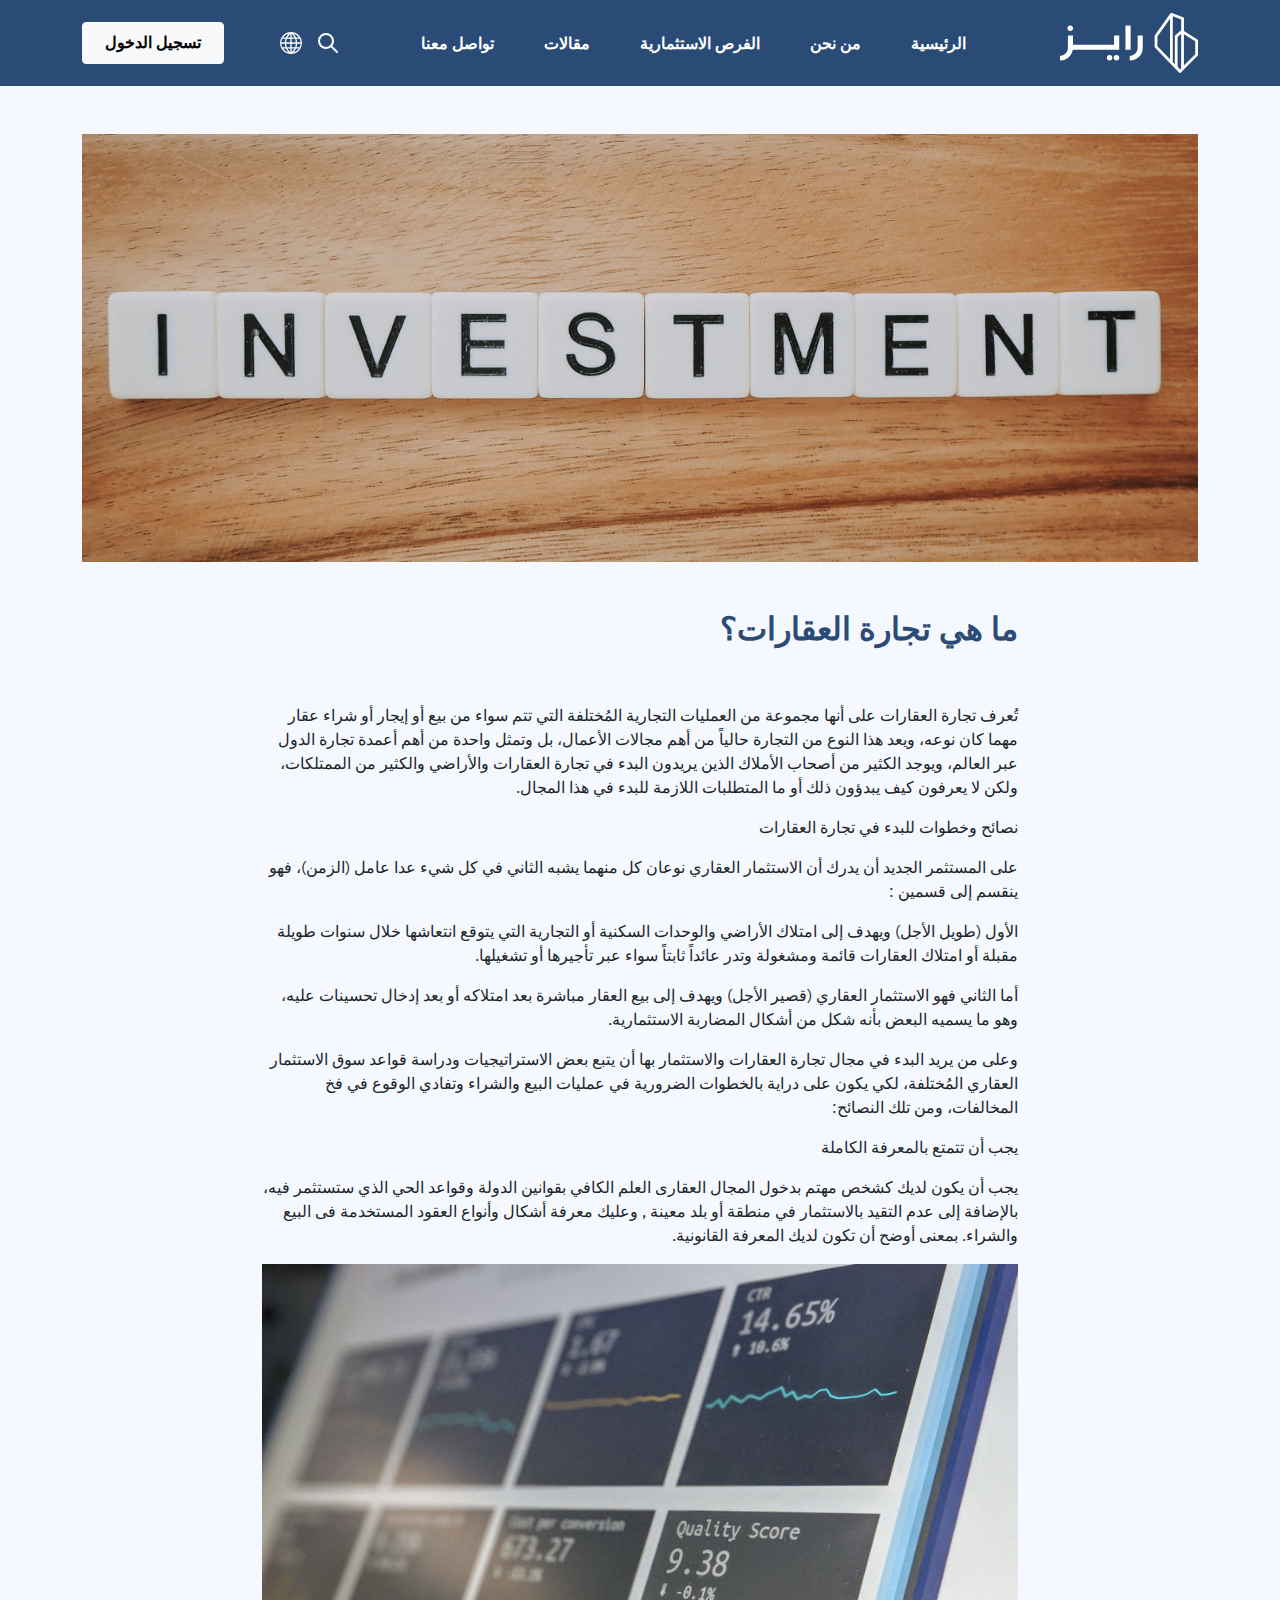
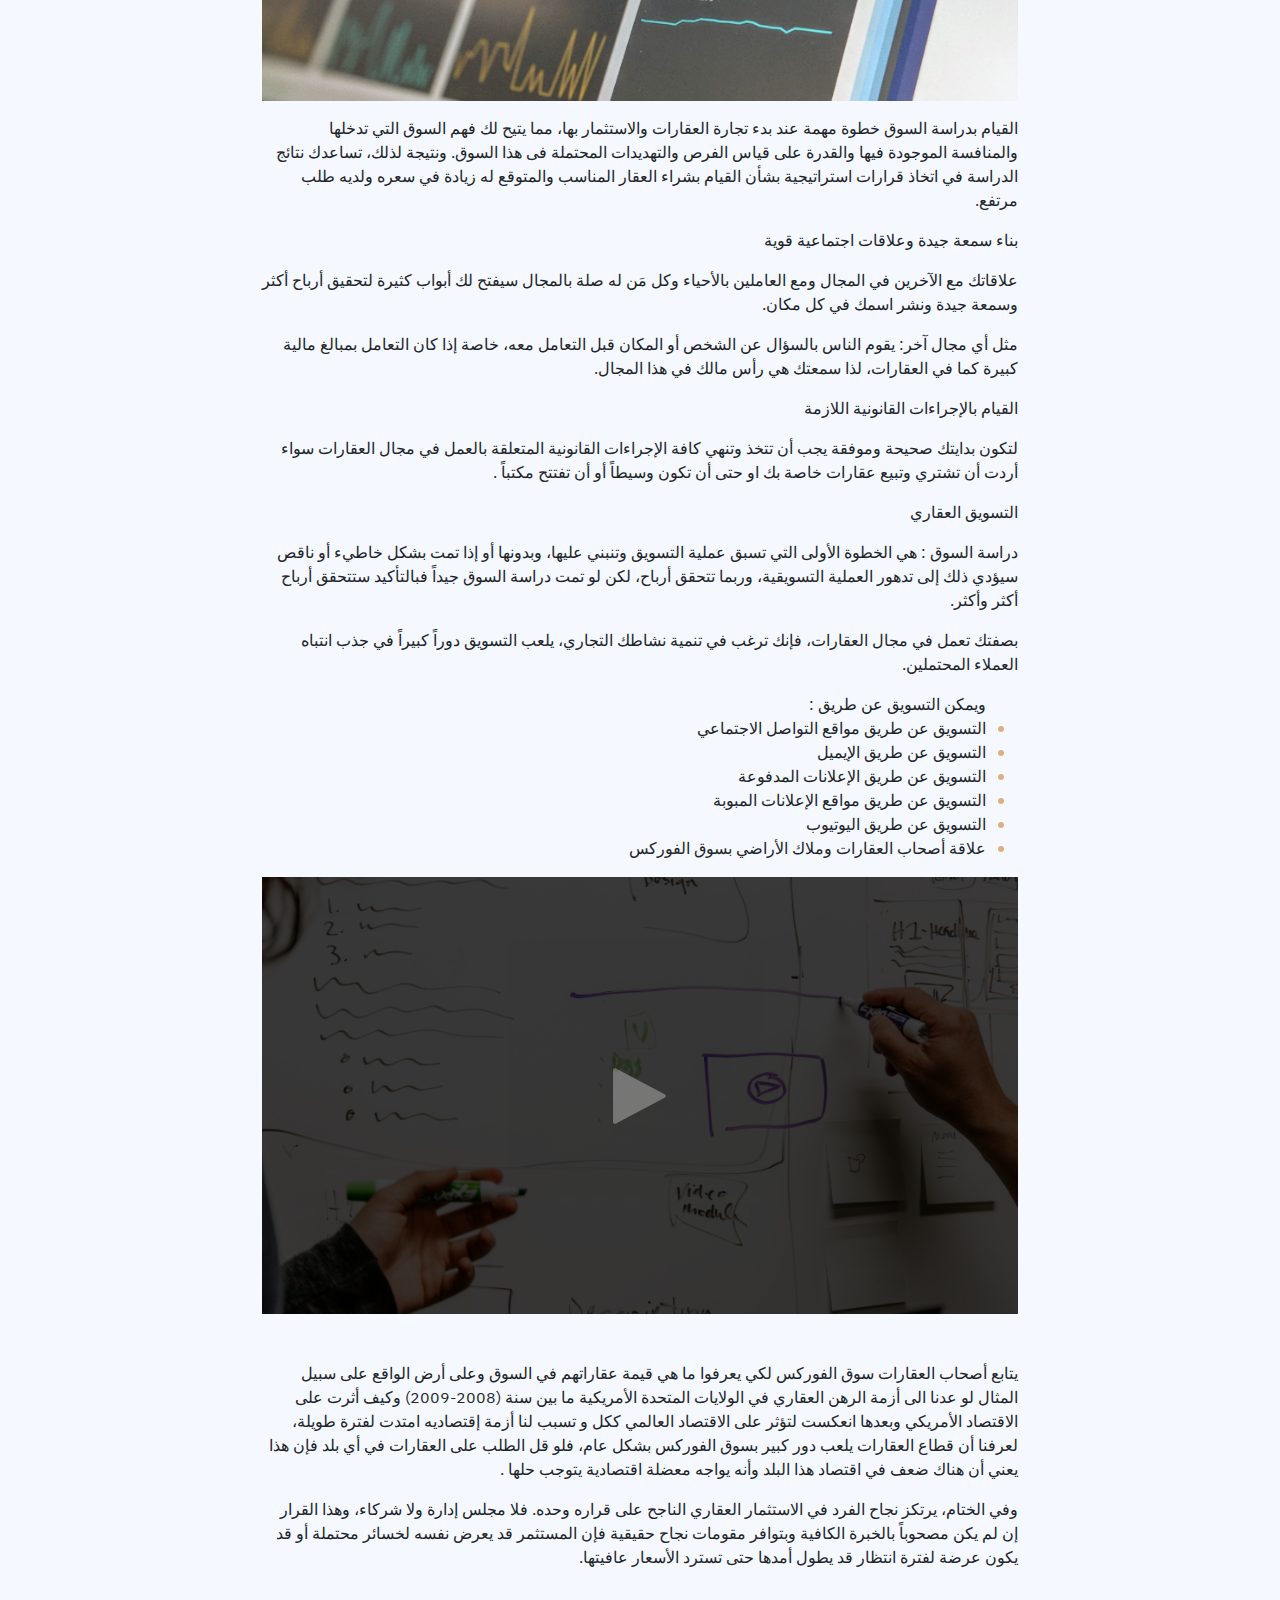
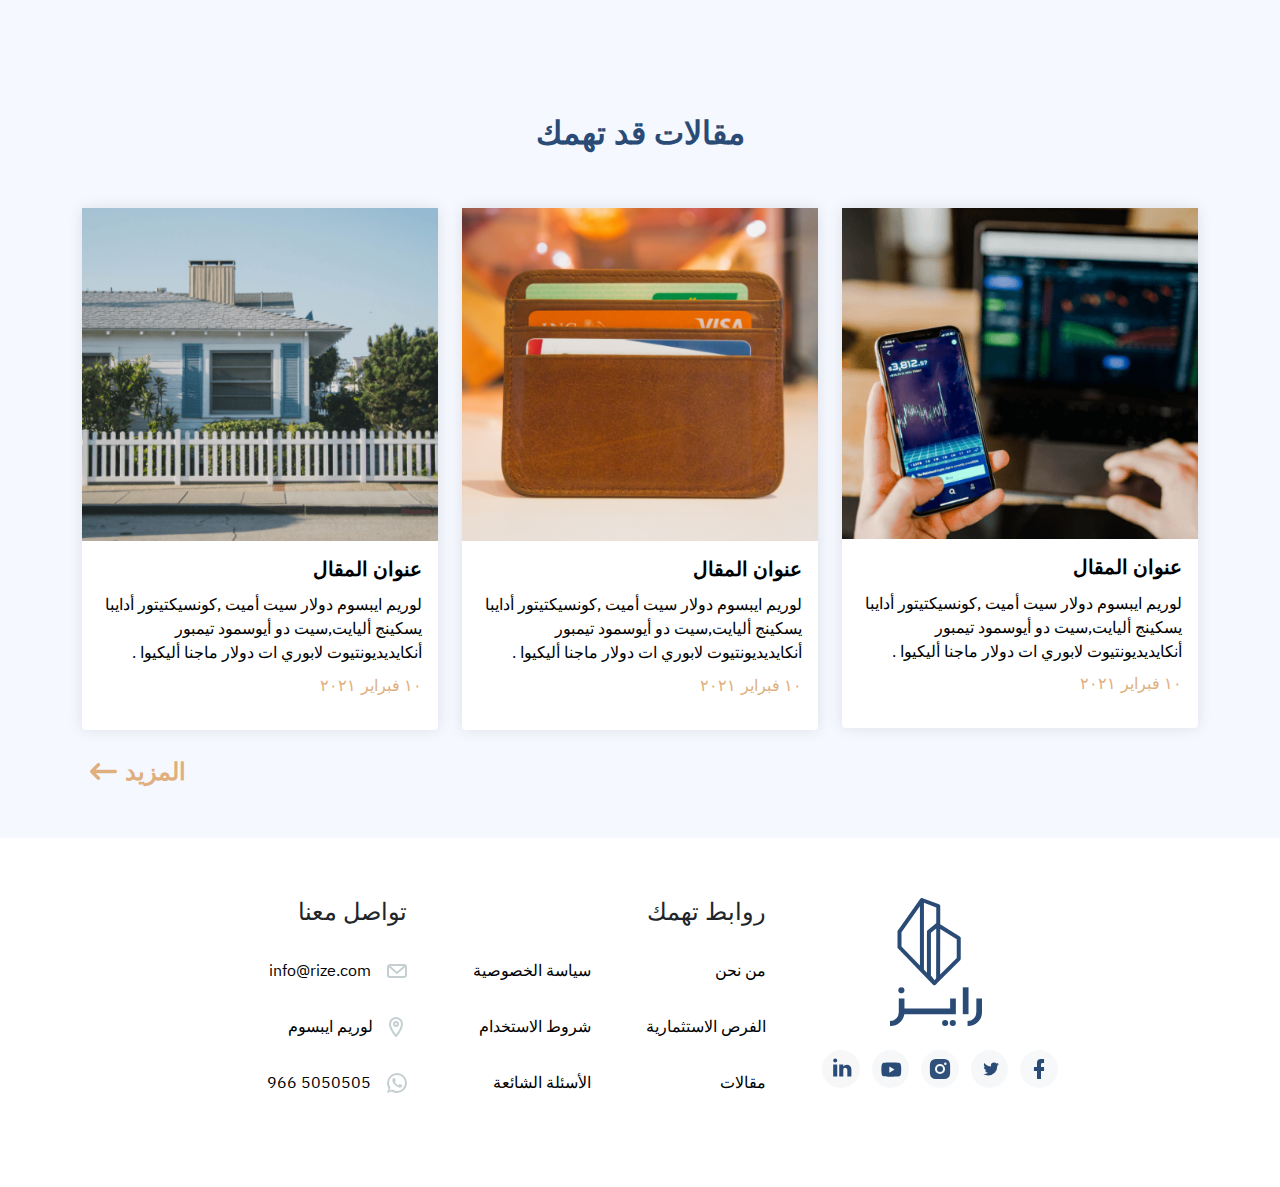
<file: pages/article.html>
<!DOCTYPE html>
<html lang="ar" dir="rtl">
  <head>
    <!-- Required meta tags -->
    <meta charset="utf-8" />
    <meta name="viewport" content="width=device-width, initial-scale=1" />

    <!-- Bootstrap CSS -->
    <link rel="stylesheet" href="../vendors/bootstrap/bootstrap.rtl.min.css" />

    <title>Rize | Article</title>

    <link rel="stylesheet" href="../styles/global.css" />
    <!-- <link rel="stylesheet" href="../styles/hero-banner.css" /> -->
    <link rel="stylesheet" href="../styles/article.css" />
  </head>

  <body>
    <!-- Header Start-->
    <header>
      <nav class="navbar navbar-expand-lg navbar-dark text-white bg-primary">
        <div class="container-md">
          <a class="navbar-brand" href="/"><img src="../images/logo.svg" alt="Logo" /></a>
          <button class="navbar-toggler" type="button" data-bs-toggle="collapse" data-bs-target="#navbarSupportedContent" aria-controls="navbarSupportedContent" aria-expanded="false" aria-label="Toggle navigation">
            <span class="navbar-toggler-icon"></span>
          </button>
          <div class="collapse navbar-collapse" id="navbarSupportedContent">
            <ul class="navbar-nav m-auto mb-2 mb-lg-0">
              <li class="nav-item">
                <a class="nav-link" href="../index.html">الرئيسية</a>
              </li>
              <li class="nav-item">
                <a class="nav-link" href="./about-us.html">من نحن</a>
              </li>
              <li class="nav-item">
                <a class="nav-link" href="./investment.html">الفرص الاستثمارية</a>
              </li>
              <li class="nav-item">
                <a class="nav-link" href="./article-list.html">مقالات</a>
              </li>
              <li class="nav-item">
                <a class="nav-link" href="./contact-us.html">تواصل معنا</a>
              </li>
            </ul>
            <ul class="navbar-nav mb-2 mb-lg-0">
              <li class="nav-item px-0">
                <a class="nav-link ps-1" href="#"><img src="../images/icons/search.svg" alt="" /></a>
              </li>
              <li class="nav-item px-0">
                <a class="nav-link" href="#"><img src="../images/icons/global.svg" alt="" /></a>
              </li>
              <li class="ms-lg-5">
                <a href="./login.html"><button type="button" class="btn btn-light">تسجيل الدخول</button></a>
              </li>
            </ul>
          </div>
        </div>
      </nav>
    </header>
    <!-- Header End -->

    <main>
      <div class="container-md mt-5">
        <div class="featured-img">
          <img class="w-100" src="../images/precondo-ca-OlSGcrLSYkw-unsplash.png" alt="" />
        </div>
      </div>
      <div class="article-content container-md">
        <h2 class="article-title py-5">ما هي تجارة العقارات؟</h2>
        <p>تُعرف تجارة العقارات على أنها مجموعة من العمليات التجارية المُختلفة التي تتم سواء من بيع أو إيجار أو شراء عقار مهما كان نوعه، ويعد هذا النوع من التجارة حالياً من أهم مجالات الأعمال، بل وتمثل واحدة من أهم أعمدة تجارة الدول عبر العالم، ويوجد الكثير من أصحاب الأملاك الذين يريدون البدء في تجارة العقارات والأراضي والكثير من الممتلكات، ولكن لا يعرفون كيف يبدؤون ذلك أو ما المتطلبات اللازمة للبدء في هذا المجال.</p>
        <p>نصائح وخطوات للبدء في تجارة العقارات</p>
        <p>على المستثمر الجديد أن يدرك أن الاستثمار العقاري نوعان كل منهما يشبه الثاني في كل شيء عدا عامل (الزمن)، فهو ينقسم إلى قسمين :</p>
        <p>الأول (طويل الأجل) ويهدف إلى امتلاك الأراضي والوحدات السكنية أو التجارية التي يتوقع انتعاشها خلال سنوات طويلة مقبلة أو امتلاك العقارات قائمة ومشغولة وتدر عائداً ثابتاً سواء عبر تأجيرها أو تشغيلها.</p>
        <p>أما الثاني فهو الاستثمار العقاري (قصير الأجل) ويهدف إلى بيع العقار مباشرة بعد امتلاكه أو بعد إدخال تحسينات عليه، وهو ما يسميه البعض بأنه شكل من أشكال المضاربة الاستثمارية.</p>
        <p>وعلى من يريد البدء في مجال تجارة العقارات والاستثمار بها أن يتبع بعض الاستراتيجيات ودراسة قواعد سوق الاستثمار العقاري المُختلفة، لكي يكون على دراية بالخطوات الضرورية في عمليات البيع والشراء وتفادي الوقوع في فخ المخالفات، ومن تلك النصائح:</p>
        <p>يجب أن تتمتع بالمعرفة الكاملة</p>
        <p>يجب أن يكون لديك كشخص مهتم بدخول المجال العقارى العلم الكافي بقوانين الدولة وقواعد الحي الذي ستستثمر فيه، بالإضافة إلى عدم التقيد بالاستثمار في منطقة أو بلد معينة , وعليك معرفة أشكال وأنواع العقود المستخدمة فى البيع والشراء. بمعنى أوضح أن تكون لديك المعرفة القانونية.</p>
        <img src="../images/stephen-dawson-qwtCeJ5cLYs-unsplash.png" alt="" class="w-100 mb-3" />
        <p>القيام بدراسة السوق خطوة مهمة عند بدء تجارة العقارات والاستثمار بها، مما يتيح لك فهم السوق التي تدخلها والمنافسة الموجودة فيها والقدرة على قياس الفرص والتهديدات المحتملة فى هذا السوق. ونتيجة لذلك، تساعدك نتائج الدراسة في اتخاذ قرارات استراتيجية بشأن القيام بشراء العقار المناسب والمتوقع له زيادة في سعره ولديه طلب مرتفع.</p>
        <p>بناء سمعة جيدة وعلاقات اجتماعية قوية</p>
        <p>علاقاتك مع الآخرين في المجال ومع العاملين بالأحياء وكل مَن له صلة بالمجال سيفتح لك أبواب كثيرة لتحقيق أرباح أكثر وسمعة جيدة ونشر اسمك في كل مكان.</p>
        <p>مثل أي مجال آخر: يقوم الناس بالسؤال عن الشخص أو المكان قبل التعامل معه، خاصة إذا كان التعامل بمبالغ مالية كبيرة كما في العقارات، لذا سمعتك هي رأس مالك في هذا المجال.</p>
        <p>القيام بالإجراءات القانونية اللازمة</p>
        <p>لتكون بدايتك صحيحة وموفقة يجب أن تتخذ وتنهي كافة الإجراءات القانونية المتعلقة بالعمل في مجال العقارات سواء أردت أن تشتري وتبيع عقارات خاصة بك او حتى أن تكون وسيطاً أو أن تفتتح مكتباً .</p>
        <p>التسويق العقاري</p>
        <p>دراسة السوق : هي الخطوة الأولى التي تسبق عملية التسويق وتنبني عليها، وبدونها أو إذا تمت بشكل خاطيء أو ناقص سيؤدي ذلك إلى تدهور العملية التسويقية، وربما تتحقق أرباح، لكن لو تمت دراسة السوق جيداً فبالتأكيد ستتحقق أرباح أكثر وأكثر.</p>
        <p>بصفتك تعمل في مجال العقارات، فإنك ترغب في تنمية نشاطك التجاري، يلعب التسويق دوراً كبيراً في جذب انتباه العملاء المحتملين.</p>
        <ul>
          ويمكن التسويق عن طريق :
          <li>التسويق عن طريق مواقع التواصل الاجتماعي</li>
          <li>التسويق عن طريق الإيميل</li>
          <li>التسويق عن طريق الإعلانات المدفوعة</li>
          <li>التسويق عن طريق مواقع الإعلانات المبوبة</li>
          <li>التسويق عن طريق اليوتيوب</li>
          <li>علاقة أصحاب العقارات وملاك الأراضي بسوق الفوركس</li>
        </ul>
        <div class="wrapper">
          <div id="video-overlay">
            <svg id="Component_14_1" data-name="Component 14 – 1" xmlns="http://www.w3.org/2000/svg" width="55" height="58" viewBox="0 0 55 58">
              <path id="Polygon_3" data-name="Polygon 3" d="M27.231,3.355a2,2,0,0,1,3.538,0L56.454,52.067A2,2,0,0,1,54.684,55H3.316a2,2,0,0,1-1.769-2.933Z" transform="translate(55) rotate(90)" fill="#fff" opacity="0.356"></path>
            </svg>
          </div>
          <video id="video" preload="none" poster="/images/kaleidico-26MJGnCM0Wc-unsplash.png">
            <source src="../videos/DAMAC-Properties-Where-Life-Finds-You-Arabic.mp4" type="video/mp4" />
            Your browser does not support the video tag.
          </video>
        </div>
        <br /><br />
        <p>يتابع أصحاب العقارات سوق الفوركس لكي يعرفوا ما هي قيمة عقاراتهم في السوق وعلى أرض الواقع على سبيل المثال لو عدنا الى أزمة الرهن العقاري في الولايات المتحدة الأمريكية ما بين سنة (2008-2009) وكيف أثرت على الاقتصاد الأمريكي وبعدها انعكست لتؤثر على الاقتصاد العالمي ككل و تسبب لنا أزمة إقتصاديه امتدت لفترة طويلة، لعرفنا أن قطاع العقارات يلعب دور كبير بسوق الفوركس بشكل عام، فلو قل الطلب على العقارات في أي بلد فإن هذا يعني أن هناك ضعف في اقتصاد هذا البلد وأنه يواجه معضلة اقتصادية يتوجب حلها .</p>
        <p>وفي الختام، يرتكز نجاح الفرد في الاستثمار العقاري الناجح على قراره وحده. فلا مجلس إدارة ولا شركاء، وهذا القرار إن لم يكن مصحوباً بالخبرة الكافية وبتوافر مقومات نجاح حقيقية فإن المستثمر قد يعرض نفسه لخسائر محتملة أو قد يكون عرضة لفترة انتظار قد يطول أمدها حتى تسترد الأسعار عافيتها.</p>
      </div>
      <div class="articles-list my-5 pt-5">
        <div class="container-md">
          <div class="text-center py-5">
            <h2 class="text-primary fw-bold">مقالات قد تهمك</h2>
          </div>
          <div class="row row-cols-1 row-cols-md-3 g-4 px-5 px-md-0">
            <a href="./article.html">
              <div class="col">
                <div class="card h-100">
                  <img src="../images/article-7.png" class="card-img-top" alt="..." />
                  <div class="card-body">
                    <h5 class="card-title">عنوان المقال</h5>
                    <p class="card-text">لوريم ايبسوم دولار سيت أميت ,كونسيكتيتور أدايبا يسكينج أليايت,سيت دو أيوسمود تيمبور أنكايديديونتيوت لابوري ات دولار ماجنا أليكيوا .</p>
                    <p class="date">١٠ فبراير ٢٠٢١</p>
                  </div>
                </div>
              </div>
            </a>
            <a href="./article.html">
              <div class="col">
                <div class="card h-100">
                  <img src="../images/article-8.png" class="card-img-top" alt="..." />
                  <div class="card-body">
                    <h5 class="card-title">عنوان المقال</h5>
                    <p class="card-text">لوريم ايبسوم دولار سيت أميت ,كونسيكتيتور أدايبا يسكينج أليايت,سيت دو أيوسمود تيمبور أنكايديديونتيوت لابوري ات دولار ماجنا أليكيوا .</p>
                    <p class="date">١٠ فبراير ٢٠٢١</p>
                  </div>
                </div>
              </div>
            </a>
            <a href="./article.html">
              <div class="col">
                <div class="card h-100">
                  <img src="../images/article-9.png" class="card-img-top" alt="..." />
                  <div class="card-body">
                    <h5 class="card-title">عنوان المقال</h5>
                    <p class="card-text">لوريم ايبسوم دولار سيت أميت ,كونسيكتيتور أدايبا يسكينج أليايت,سيت دو أيوسمود تيمبور أنكايديديونتيوت لابوري ات دولار ماجنا أليكيوا .</p>
                    <p class="date">١٠ فبراير ٢٠٢١</p>
                  </div>
                </div>
              </div>
            </a>
          </div>
          <div class="text-end my-4"><a href="#" class="more-btn">المزيد</a></div>
        </div>
      </div>
    </main>

    <!-- Footer Start-->
    <footer>
      <div class="container-md">
        <div class="row justify-content-around gap-5 gap-lg-0">
          <div class="col-12 col-lg-4 text-center">
            <div class="footer__logo pb-4">
              <a href="/"><img src="../images/icons/logo-footer.svg" alt="" /></a>
            </div>
            <div class="social__icons">
              <a class="pe-2" href="#"><img src="../images/icons/facebook.svg" alt="Facebook" /></a>
              <a class="pe-2" href="#"><img src="../images/icons/twitter.svg" alt="Twitter" /></a>
              <a class="pe-2" href="#"><img src="../images/icons/instagram.svg" alt="Instagram" /></a>
              <a class="pe-2" href="#"><img src="../images/icons/youtube.svg" alt="Youtube" /></a>
              <a class="pe-2" href="#"><img src="../images/icons/linkedin.svg" alt="Linkedin" /></a>
            </div>
          </div>
          <div class="col-12 col-lg-5 row text-center text-lg-start">
            <h4 class="pb-4">روابط تهمك</h4>
            <div class="col-6">
              <ul>
                <li><a href="./about-us.html">من نحن</a></li>
                <li><a href="./investment.html">الفرص الاستثمارية</a></li>
                <li><a href="./article-list.html">مقالات</a></li>
              </ul>
            </div>
            <div class="col-6">
              <ul>
                <li><a href="#">سياسة الخصوصية</a></li>
                <li><a href="#">شروط الاستخدام</a></li>
                <li><a href="#">الأسئلة الشائعة</a></li>
              </ul>
            </div>
          </div>
          <div class="col-12 col-lg-3 text-center text-lg-start">
            <h4 class="pb-4">تواصل معنا</h4>
            <ul>
              <li>
                <a href="mailto:info@rize.com"><img src="../images/icons/email.svg" alt="" />&nbsp;&nbsp;&nbsp;&nbsp;info@rize.com</a>
              </li>
              <li>
                <a href="#">&nbsp;<img src="../images/icons/location.svg" alt="" />&nbsp;&nbsp;&nbsp;&nbsp;لوريم ايبسوم</a>
              </li>
              <li>
                <a href="tel:9665050505"><img src="../images/icons/whatsapp.svg" alt="" />&nbsp;&nbsp;&nbsp;&nbsp;<span dir="ltr">966 5050505</span></a>
              </li>
            </ul>
          </div>
        </div>
      </div>
    </footer>
    <!-- Footer End -->

    <!-- Bootstrap Bundle with Popper -->
    <script src="../vendors/bootstrap/bootstrap.bundle.min.js"></script>

    <script src="../scripts/video-play.js"></script>
  </body>
</html>
</file>
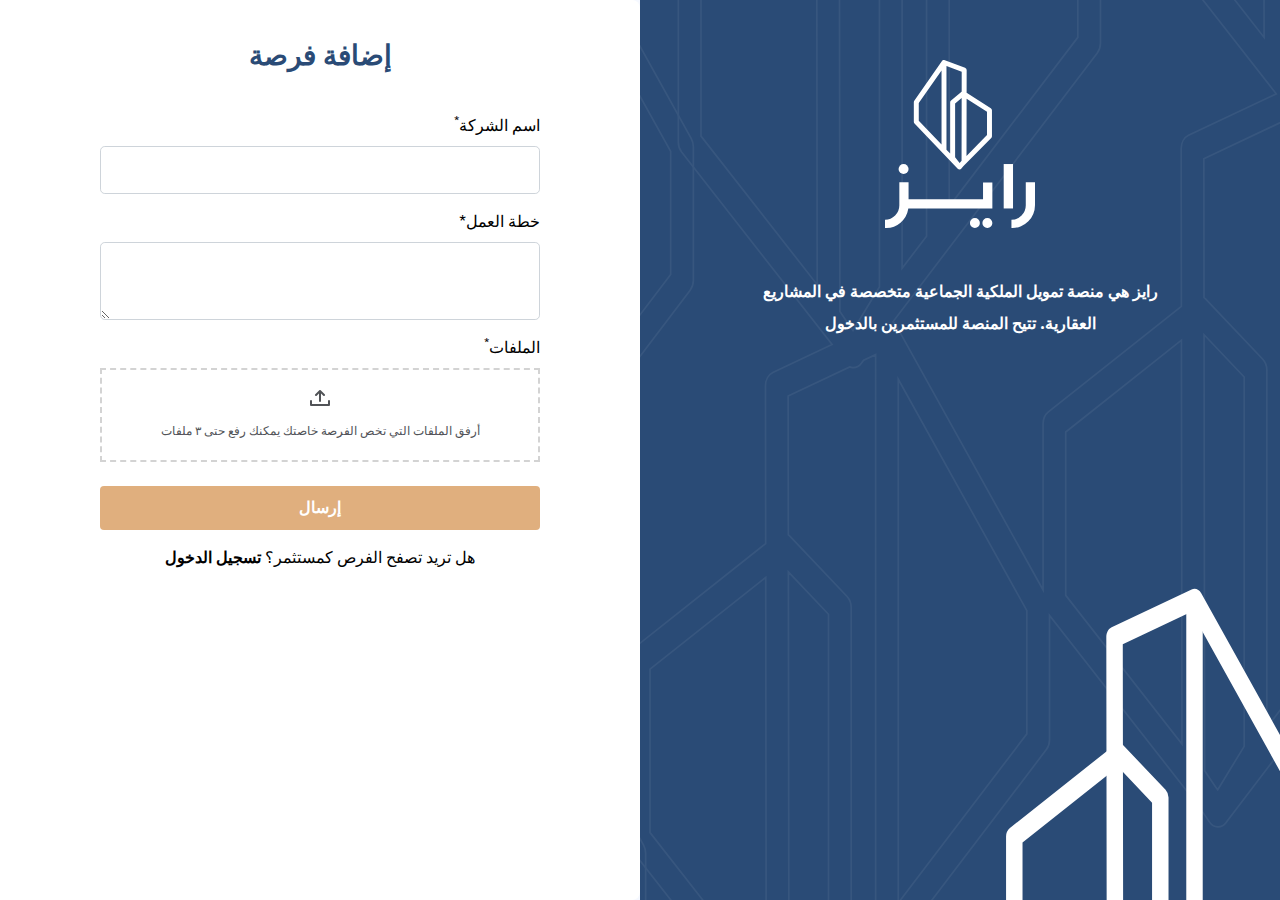
<file: pages/developer.html>
<!DOCTYPE html>
<html lang="ar" dir="rtl">
  <head>
    <meta charset="UTF-8" />
    <meta http-equiv="X-UA-Compatible" content="IE=edge" />
    <meta name="viewport" content="width=device-width, initial-scale=1.0" />
    <title>Login Developer</title>

    <!-- Bootstrap CSS-->
    <link rel="stylesheet" href="../vendors/bootstrap/bootstrap.rtl.min.css" />
    <link rel="stylesheet" href="../styles/global.css" />
    <link rel="stylesheet" href="../styles/login.css" />
    <link rel="stylesheet" href="../styles/developer.css" />
  </head>
  <body>
    <div class="login-form-wrapper">
      <div class="container-fluid">
        <div class="row">
          <div class="login-cover col-12 col-md-6 bg-blue bg-login d-flex flex-column justify-content-start align-items-center gap-5">
            <div class="text-center">
              <a href="/"><img src="../images/logo-stack.svg" alt="" /></a>
            </div>
            <div class="text-center">
              <p class="fw-bold lh-lg">رايز هي منصة تمويل الملكية الجماعية متخصصة في المشاريع العقارية. تتيح المنصة للمستثمرين بالدخول</p>
            </div>
          </div>
          <div class="col-12 col-md-6 bg-white login-form">
            <h3 class="form-title">إضافة فرصة</h3>
            <form>
              <div class="mb-3">
                <label for="companyName" class="form-label">اسم الشركة<sup>*</sup></label>
                <input name="Company name" type="text" class="form-control form-control-lg" id="companyName" required />
              </div>
              <div class="mb-3">
                <label for="workPlan" class="form-label">خطة العمل<span>*</span></label>
                <textarea rows="2" name="Work Plan" class="form-control form-control-lg" id="workPlan" required></textarea>
              </div>
              <label for="files" class="form-label">الملفات<sup>*</sup></label>
              <div class="form-group files mb-4">
                <input name="Files" type="file" class="form-control form-control-lg" id="files" required />
              </div>

              <button type="submit" class="btn btn-primary w-100">إرسال</button>
            </form>

            <div class="text-center mt-3">هل تريد تصفح الفرص كمستثمر؟ <a href="./login.html" class="fw-bold">تسجيل الدخول </a></div>
          </div>
        </div>
      </div>
    </div>

    <!--Bootstrap bundle with popper-->
    <script src="../vendors/bootstrap/bootstrap.bundle.min.js"></script>
  </body>
</html>
</file>
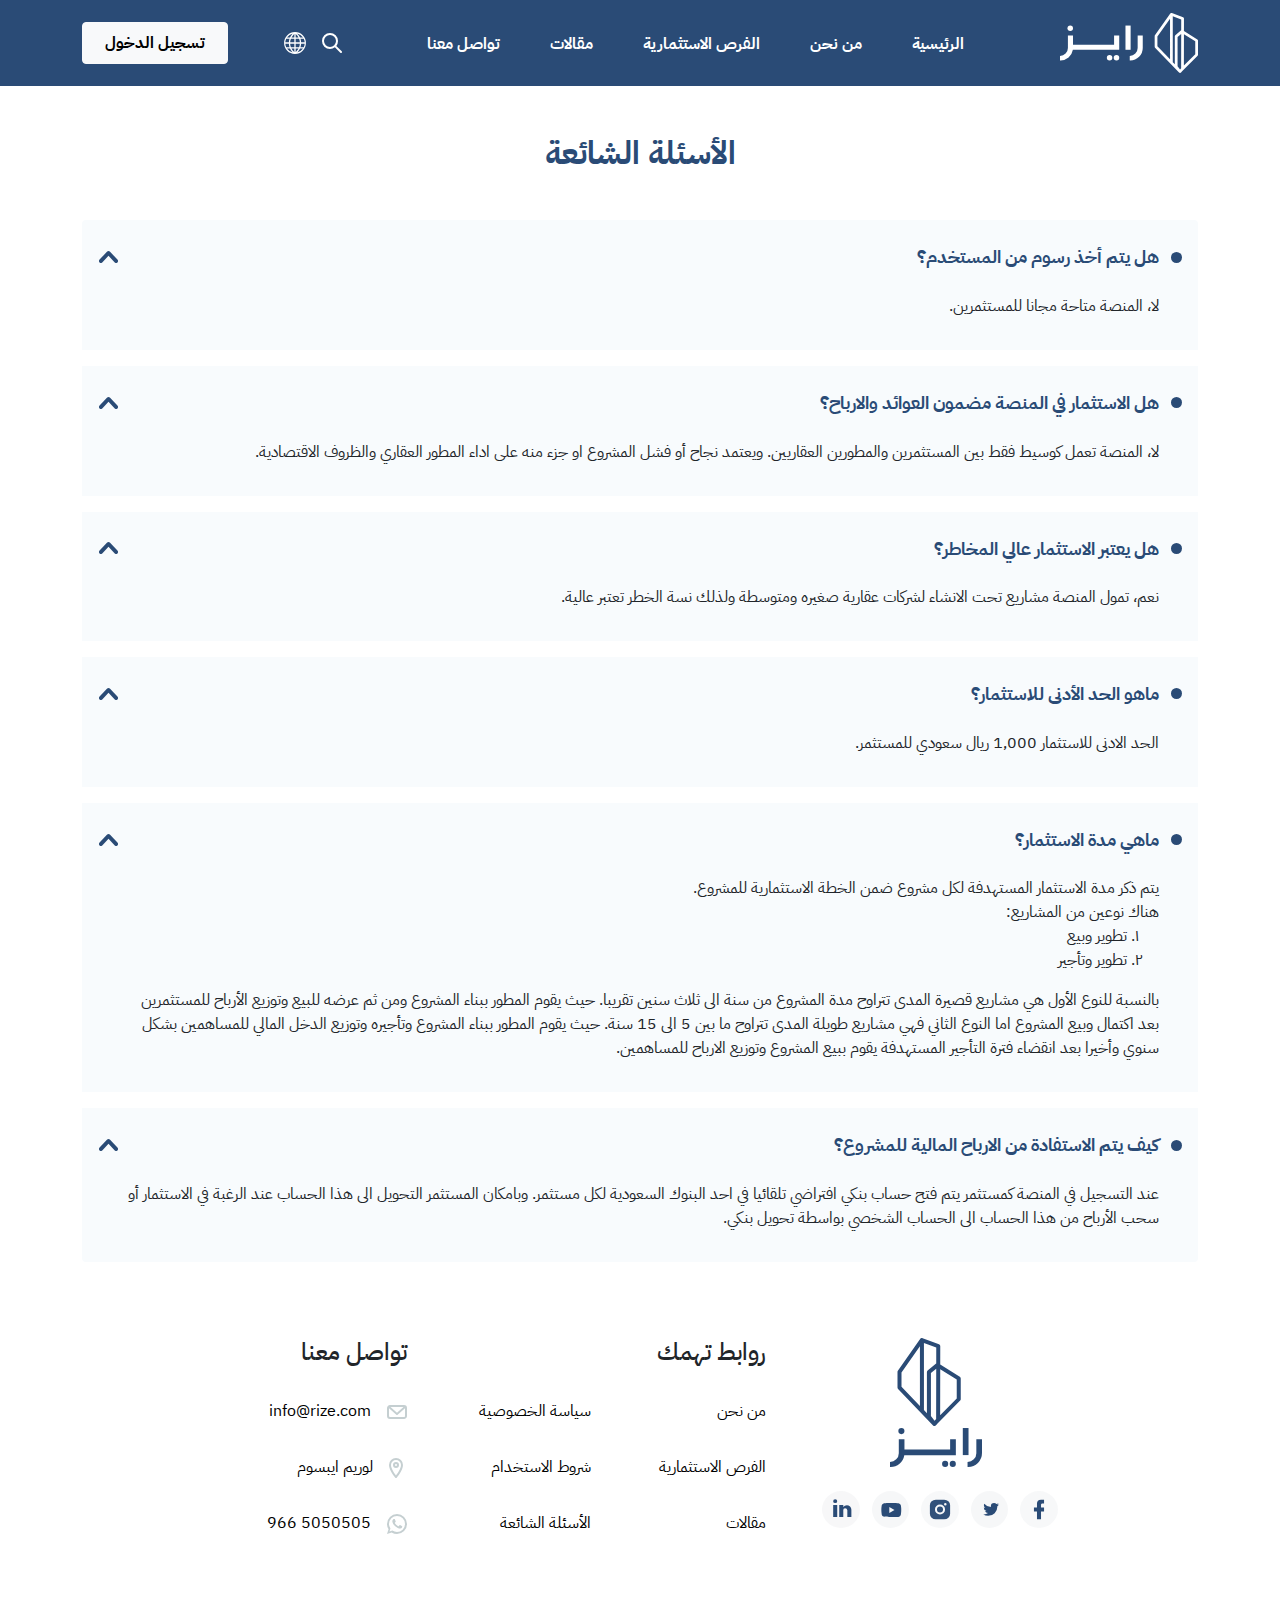
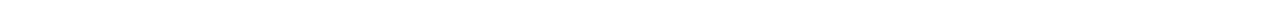
<file: pages/faq.html>
<!DOCTYPE html>
<html lang="ar" dir="rtl">
  <head>
    <!-- Required meta tags -->
    <meta charset="utf-8" />
    <meta name="viewport" content="width=device-width, initial-scale=1" />
    <title>Rize | FAQs</title>

    <!-- Fonts -->
    <link rel="preconnect" href="https://fonts.googleapis.com" />
    <link rel="preconnect" href="https://fonts.gstatic.com" crossorigin />
    <link href="https://fonts.googleapis.com/css2?family=IBM+Plex+Sans+Arabic:wght@400;700&display=swap" rel="stylesheet" />

    <!-- Bootstrap CSS -->
    <link rel="stylesheet" href="../vendors/bootstrap/bootstrap.rtl.min.css" />

    <link rel="stylesheet" href="../styles/global.css" />
    <link rel="stylesheet" href="../styles/faq.css" />
  </head>

  <body class="bg-white">
    <!-- Header Start-->
    <header>
      <nav class="navbar navbar-expand-lg navbar-dark text-white bg-primary">
        <div class="container-md">
          <a class="navbar-brand" href="/"><img src="../images/logo.svg" alt="Logo" /></a>
          <button class="navbar-toggler" type="button" data-bs-toggle="collapse" data-bs-target="#navbarSupportedContent" aria-controls="navbarSupportedContent" aria-expanded="false" aria-label="Toggle navigation">
            <span class="navbar-toggler-icon"></span>
          </button>
          <div class="collapse navbar-collapse" id="navbarSupportedContent">
            <ul class="navbar-nav m-auto mb-2 mb-lg-0">
              <li class="nav-item">
                <a class="nav-link" href="../index.html">الرئيسية</a>
              </li>
              <li class="nav-item">
                <a class="nav-link" href="./about-us.html">من نحن</a>
              </li>
              <li class="nav-item">
                <a class="nav-link" href="./investment.html">الفرص الاستثمارية</a>
              </li>
              <li class="nav-item">
                <a class="nav-link" href="./article-list.html">مقالات</a>
              </li>
              <li class="nav-item">
                <a class="nav-link" href="./contact-us.html">تواصل معنا</a>
              </li>
            </ul>
            <ul class="navbar-nav mb-2 mb-lg-0">
              <li class="nav-item px-0">
                <a class="nav-link ps-1" href="#"><img src="../images/icons/search.svg" alt="" /></a>
              </li>
              <li class="nav-item px-0">
                <a class="nav-link" href="#"><img src="../images/icons/global.svg" alt="" /></a>
              </li>
              <li class="ms-lg-5">
                <a href="./login.html"><button type="button" class="btn btn-light">تسجيل الدخول</button></a>
              </li>
            </ul>
          </div>
        </div>
      </nav>
    </header>
    <!-- Header End -->
    <main class="container-md">
      <div class="my-5 text-center text-primary">
        <h2 class="fw-bold">الأسئلة الشائعة</h2>
      </div>
      <div>
        <div class="accordion">
          <div class="accordion-item mb-3 p-3 bg-skygreen">
            <h2 class="accordion-header">
              <button class="accordion-button pe-0 bg-skygreen" type="button" data-bs-toggle="collapse" data-bs-target="#faq1" aria-expanded="true" aria-controls="faq1">هل يتم أخذ رسوم من المستخدم؟</button>
            </h2>
            <div id="faq1" class="accordion-collapse collapse show">
              <div class="accordion-body">
                <p>لا، المنصة متاحة مجانا للمستثمرين.</p>
              </div>
            </div>
          </div>
          <div class="accordion-item mb-3 p-3 bg-skygreen">
            <h2 class="accordion-header">
              <button class="accordion-button pe-0 bg-skygreen" type="button" data-bs-toggle="collapse" data-bs-target="#faq2" aria-expanded="true" aria-controls="faq2">هل الاستثمار في المنصة مضمون العوائد والارباح؟</button>
            </h2>
            <div id="faq2" class="accordion-collapse collapse show">
              <div class="accordion-body">
                <p>لا، المنصة تعمل كوسيط فقط بين المستثمرين والمطورين العقاريين. ويعتمد نجاح أو فشل المشروع او جزء منه على اداء المطور العقاري والظروف الاقتصادية.</p>
              </div>
            </div>
          </div>
          <div class="accordion-item mb-3 p-3 bg-skygreen">
            <h2 class="accordion-header">
              <button class="accordion-button pe-0 bg-skygreen" type="button" data-bs-toggle="collapse" data-bs-target="#faq3" aria-expanded="true" aria-controls="faq3">هل يعتبر الاستثمار عالي المخاطر؟</button>
            </h2>
            <div id="faq3" class="accordion-collapse collapse show">
              <div class="accordion-body">
                <p>نعم، تمول المنصة مشاريع تحت الانشاء لشركات عقارية صغيره ومتوسطة ولذلك نسة الخطر تعتبر عالية.</p>
              </div>
            </div>
          </div>
          <div class="accordion-item mb-3 p-3 bg-skygreen">
            <h2 class="accordion-header">
              <button class="accordion-button pe-0 bg-skygreen" type="button" data-bs-toggle="collapse" data-bs-target="#faq4" aria-expanded="true" aria-controls="faq4">ماهو الحد الأدنى للاستثمار؟</button>
            </h2>
            <div id="faq4" class="accordion-collapse collapse show">
              <div class="accordion-body">
                <p>الحد الادنى للاستثمار 1,000 ريال سعودي للمستثمر.</p>
              </div>
            </div>
          </div>
          <div class="accordion-item mb-3 p-3 bg-skygreen">
            <h2 class="accordion-header">
              <button class="accordion-button pe-0 bg-skygreen" type="button" data-bs-toggle="collapse" data-bs-target="#faq5" aria-expanded="true" aria-controls="faq5">ماهي مدة الاستثمار؟</button>
            </h2>
            <div id="faq5" class="accordion-collapse collapse show">
              <div class="accordion-body">
                <p>يتم ذكر مدة الاستثمار المستهدفة لكل مشروع ضمن الخطة الاستثمارية للمشروع.</p>
                <p>هناك نوعين من المشاريع:</p>
                <ol>
                  <li>تطوير وبيع</li>
                  <li>تطوير وتأجير</li>
                </ol>
                <p>بالنسبة للنوع الأول هي مشاريع قصيرة المدى تتراوح مدة المشروع من سنة الى ثلاث سنين تقريبا. حيث يقوم المطور ببناء المشروع ومن ثم عرضه للبيع وتوزيع الأرباح للمستثمرين بعد اكتمال وبيع المشروع اما النوع الثاني فهي مشاريع طويلة المدى تتراوح ما بين 5 الى 15 سنة. حيث يقوم المطور ببناء المشروع وتأجيره وتوزيع الدخل المالي للمساهمين بشكل سنوي وأخيرا بعد انقضاء فترة التأجير المستهدفة يقوم ببيع المشروع وتوزيع الارباح للمساهمين.</p>
              </div>
            </div>
          </div>
          <div class="accordion-item mb-3 p-3 bg-skygreen">
            <h2 class="accordion-header">
              <button class="accordion-button pe-0 bg-skygreen" type="button" data-bs-toggle="collapse" data-bs-target="#faq6" aria-expanded="true" aria-controls="faq6">كيف يتم الاستفادة من الارباح المالية للمشروع؟</button>
            </h2>
            <div id="faq6" class="accordion-collapse collapse show">
              <div class="accordion-body">
                <p>عند التسجيل في المنصة كمستثمر يتم فتح حساب بنكي افتراضي تلقائيا في احد البنوك السعودية لكل مستثمر. وبامكان المستثمر التحويل الى هذا الحساب عند الرغبة في الاستثمار أو سحب الأرباح من هذا الحساب الى الحساب الشخصي بواسطة تحويل بنكي.</p>
              </div>
            </div>
          </div>
        </div>
      </div>
    </main>

    <!-- Footer Start-->
    <footer>
      <div class="container-md">
        <div class="row justify-content-around gap-5 gap-lg-0">
          <div class="col-12 col-lg-4 text-center">
            <div class="footer__logo pb-4">
              <a href="/"><img src="../images/icons/logo-footer.svg" alt="" /></a>
            </div>
            <div class="social__icons">
              <a class="pe-2" href="#"><img src="../images/icons/facebook.svg" alt="Facebook" /></a>
              <a class="pe-2" href="#"><img src="../images/icons/twitter.svg" alt="Twitter" /></a>
              <a class="pe-2" href="#"><img src="../images/icons/instagram.svg" alt="Instagram" /></a>
              <a class="pe-2" href="#"><img src="../images/icons/youtube.svg" alt="Youtube" /></a>
              <a class="pe-2" href="#"><img src="../images/icons/linkedin.svg" alt="Linkedin" /></a>
            </div>
          </div>
          <div class="col-12 col-lg-5 row text-center text-lg-start">
            <h4 class="pb-4">روابط تهمك</h4>
            <div class="col-6">
              <ul>
                <li><a href="./about-us.html">من نحن</a></li>
                <li><a href="./investment.html">الفرص الاستثمارية</a></li>
                <li><a href="./article-list.html">مقالات</a></li>
              </ul>
            </div>
            <div class="col-6">
              <ul>
                <li><a href="#">سياسة الخصوصية</a></li>
                <li><a href="#">شروط الاستخدام</a></li>
                <li><a href="#">الأسئلة الشائعة</a></li>
              </ul>
            </div>
          </div>
          <div class="col-12 col-lg-3 text-center text-lg-start">
            <h4 class="pb-4">تواصل معنا</h4>
            <ul>
              <li>
                <a href="mailto:info@rize.com"><img src="../images/icons/email.svg" alt="" />&nbsp;&nbsp;&nbsp;&nbsp;info@rize.com</a>
              </li>
              <li>
                <a href="#">&nbsp;<img src="../images/icons/location.svg" alt="" />&nbsp;&nbsp;&nbsp;&nbsp;لوريم ايبسوم</a>
              </li>
              <li>
                <a href="tel:9665050505"><img src="../images/icons/whatsapp.svg" alt="" />&nbsp;&nbsp;&nbsp;&nbsp;<span dir="ltr">966 5050505</span></a>
              </li>
            </ul>
          </div>
        </div>
      </div>
    </footer>
    <!-- Footer End -->

    <!-- Bootstrap Bundle with Popper -->
    <script src="../vendors/bootstrap/bootstrap.bundle.min.js"></script>
  </body>
</html>
</file>
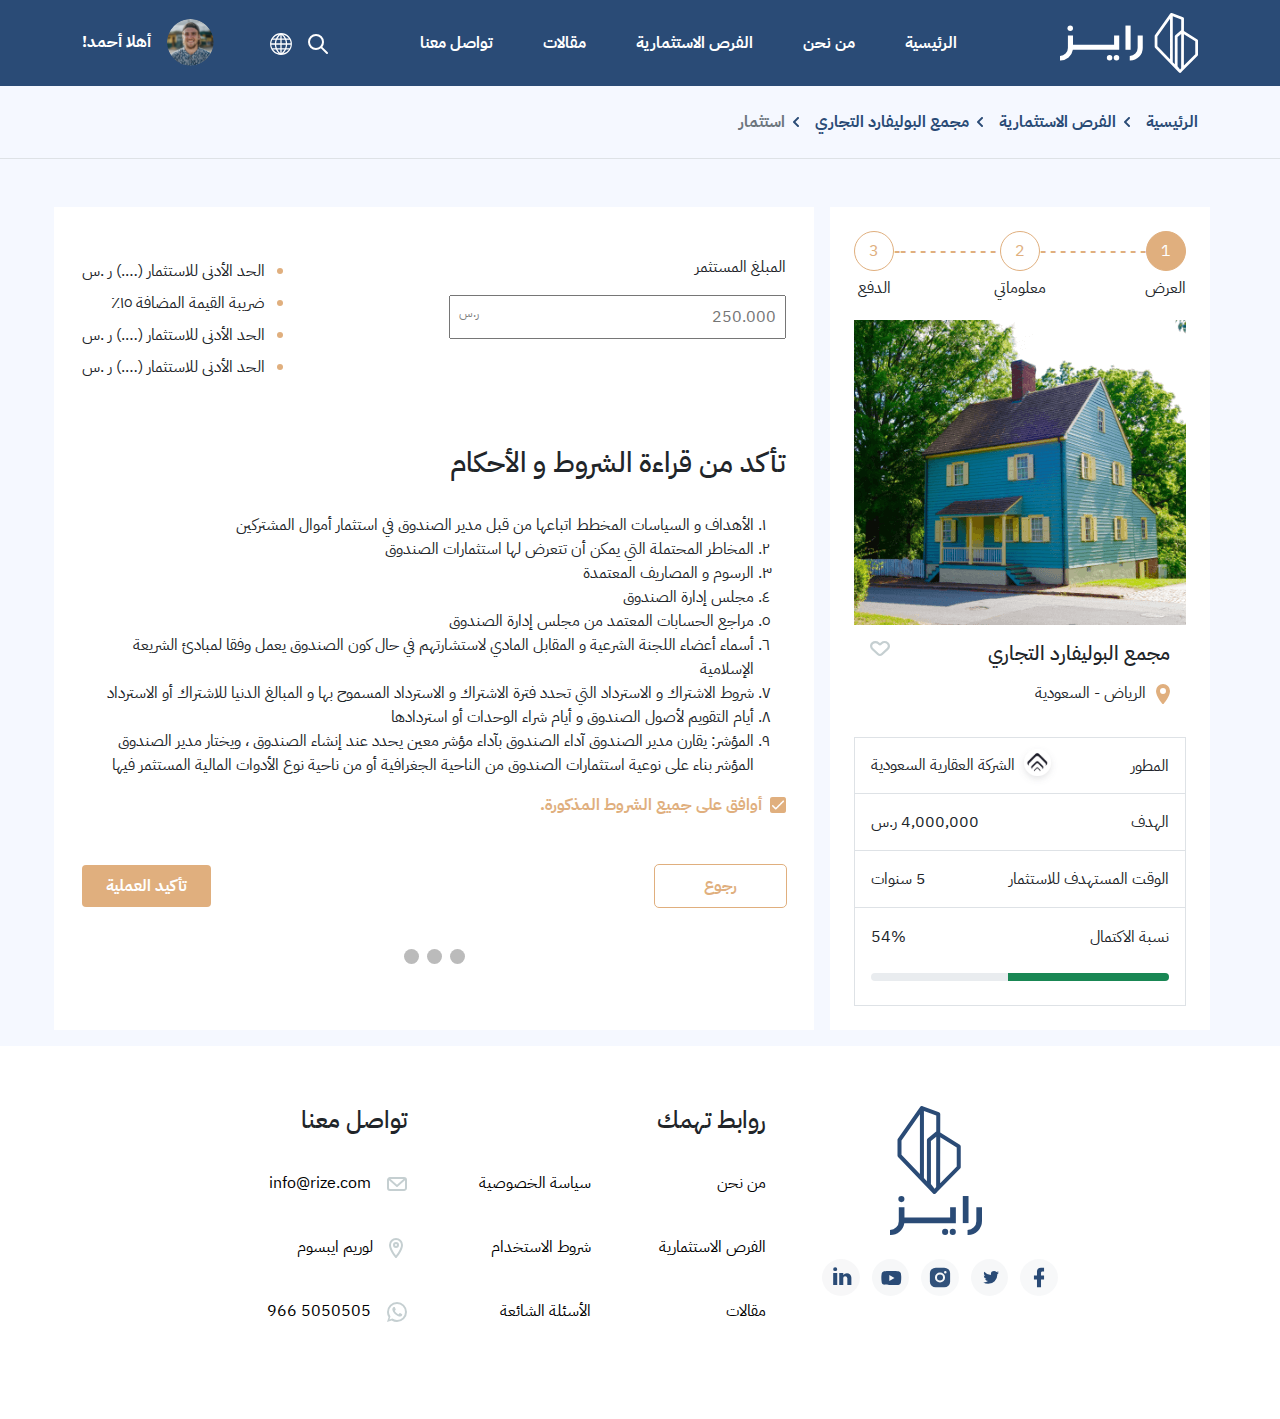
<file: pages/invest.html>
<!DOCTYPE html>
<html lang="ar" dir="rtl">
  <head>
    <!-- Required meta tags -->
    <meta http-equiv="Content-Type" content="text/html;charset=UTF-8" />
    <meta name="viewport" content="width=device-width, initial-scale=1" />

    <!-- Fonts -->
    <link rel="preconnect" href="https://fonts.googleapis.com" />
    <link rel="preconnect" href="https://fonts.gstatic.com" crossorigin />
    <link href="https://fonts.googleapis.com/css2?family=IBM+Plex+Sans+Arabic:wght@400;700&display=swap" rel="stylesheet" />

    <!-- Bootstrap CSS -->
    <link rel="stylesheet" href="../vendors/bootstrap/bootstrap.rtl.min.css" />

    <title>Invest</title>
    <link rel="stylesheet" href="../styles/global.css" />
    <link rel="stylesheet" href="../styles/invest.css" />
  </head>
  <body>
    <div class="body-wrapper">
      <!-- Header Start-->
      <header>
        <nav class="navbar navbar-expand-lg navbar-dark text-white bg-primary">
          <div class="container-md">
            <a class="navbar-brand" href="/"><img src="../images/logo.svg" alt="Logo" /></a>
            <button class="navbar-toggler" type="button" data-bs-toggle="collapse" data-bs-target="#navbarSupportedContent" aria-controls="navbarSupportedContent" aria-expanded="false" aria-label="Toggle navigation">
              <span class="navbar-toggler-icon"></span>
            </button>
            <div class="collapse navbar-collapse" id="navbarSupportedContent">
              <ul class="navbar-nav m-auto mb-2 mb-lg-0">
                <li class="nav-item">
                  <a class="nav-link" href="../index.html">الرئيسية</a>
                </li>
                <li class="nav-item">
                  <a class="nav-link" href="./about-us.html">من نحن</a>
                </li>
                <li class="nav-item">
                  <a class="nav-link" href="./investment.html">الفرص الاستثمارية</a>
                </li>
                <li class="nav-item">
                  <a class="nav-link" href="./article-list.html">مقالات</a>
                </li>
                <li class="nav-item">
                  <a class="nav-link" href="./contact-us.html">تواصل معنا</a>
                </li>
              </ul>
              <ul class="navbar-nav mb-2 mb-lg-0">
                <li class="nav-item px-0">
                  <a class="nav-link ps-1" href="#"><img src="../images/icons/search.svg" alt="" /></a>
                </li>
                <li class="nav-item px-0">
                  <a class="nav-link" href="#"><img src="../images/icons/global.svg" alt="" /></a>
                </li>
                <li class="ms-lg-5">
                  <div><img class="rounded-circle" src="../images/avatar.png" alt="Avatar" /><span class="fw-bold ps-3">أهلا أحمد!</span></div>
                </li>
              </ul>
            </div>
          </div>
        </nav>
      </header>
      <!-- Header End -->

      <!--Breadcrumb | Page links-->
      <div class="border-bottom">
        <div class="container-md py-4">
          <nav aria-label="breadcrumb">
            <ol class="breadcrumb">
              <li class="breadcrumb-item"><a href="../index.html">الرئيسية</a></li>
              <li class="breadcrumb-item"><a href="./investment.html">الفرص الاستثمارية</a></li>
              <li class="breadcrumb-item"><a href="./offering-registered.html">مجمع البوليفارد التجاري</a></li>
              <li class="breadcrumb-item active" aria-current="page">استثمار</li>
            </ol>
          </nav>
        </div>
      </div>
      <!-- Main Section Start-->
      <main>
        <div class="container-md pt-5 pb-3">
          <div class="row flex-md-nowrap gap-3">
            <div class="col-12 col-md-4 p-4 bg-white">
              <div class="card-tab-btns">
                <div class="btn-center">
                  <div class="circle btn-card">1</div>
                  <div class="card-tab-title">العرض</div>
                </div>
                <div class="btn-center">
                  <div class="circle btn-card">2</div>
                  <div class="card-tab-title">معلوماتي</div>
                </div>
                <div class="btn-center">
                  <div class="circle btn-card">3</div>
                  <div class="card-tab-title">الدفع</div>
                </div>
                <div class="card-tab-dotted-line">- - - - - - - - - - - - - - - - - - - - - - - - - - - - -- - - - - - - -</div>
              </div>
              <div class="card border-0">
                <img src="../images/rick-lobs.png" class="card-img-top" alt="Rick Lobs" />
                <div class="card-body p-0">
                  <div class="p-3">
                    <div class="card-title">
                      <h5>مجمع البوليفارد التجاري</h5>
                      <span class="add-to-favourite-btn"></span>
                    </div>
                    <p>
                      <span class="location__icon"><img src="../images/icons/location-yellow.svg" alt="" /></span>الرياض - السعودية
                    </p>
                  </div>
                  <div class="card-text px-3 border border-1">
                    <p>المطور</p>

                    <p>
                      <span><img src="../images/icons/ellipse.svg" alt="" /></span>الشركة العقارية السعودية
                    </p>
                  </div>
                  <div class="card-text px-3 border border-1 border-top-0">
                    <p>الهدف</p>
                    <p>4,000,000 ر.س</p>
                  </div>
                  <div class="card-text px-3 border border-1 border-top-0">
                    <p>الوقت المستهدف للاستثمار</p>
                    <p dir="rtl">5 سنوات</p>
                  </div>
                  <div class="px-3 border border-1 border-top-0 pb-3">
                    <div class="card-text">
                      <p>نسبة الاكتمال</p>
                      <p>54%</p>
                    </div>
                    <div class="progress my-2" style="height: 8px">
                      <div class="progress-bar bg-success" role="progressbar" style="width: 54%" aria-valuenow="54" aria-valuemin="0" aria-valuemax="100"></div>
                    </div>
                  </div>
                </div>
              </div>
            </div>
            <div class="col-12 col-md-8 bg-white">
              <form class="form-part-1 py-5 px-3 bg-white" name="Invested Amount" id="investedAmount" method="POST">
                <!-- First form tab-->
                <div class="form__tab">
                  <div class="d-flex flex-wrap justify-content-between mb-5">
                    <div class="mb-4" name="investment amount" id="invest">
                      <label class="d-block pb-3" for="invest-amount">المبلغ المستثمر</label>
                      <div class="input-wrapper">
                        <input class="p-2" type="text" name="Amount" id="invest-amount" placeholder="250.000" required />
                      </div>
                    </div>
                    <ul>
                      <li>الحد الأدنى للاستثمار (….) ر .س</li>
                      <li>ضريبة القيمة المضافة ١٥٪</li>
                      <li>الحد الأدنى للاستثمار (….) ر .س</li>
                      <li>الحد الأدنى للاستثمار (….) ر .س</li>
                    </ul>
                  </div>
                  <div>
                    <h3 class="pb-4">تأكد من قراءة الشروط و الأحكام</h3>
                    <ol>
                      <li>الأهداف و السياسات المخطط اتباعها من قبل مدير الصندوق في استثمار أموال المشتركين</li>
                      <li>المخاطر المحتملة التي يمكن أن تتعرض لها استثمارات الصندوق</li>
                      <li>الرسوم و المصاريف المعتمدة</li>
                      <li>مجلس إدارة الصندوق</li>
                      <li>مراجع الحسابات المعتمد من مجلس إدارة الصندوق</li>
                      <li>أسماء أعضاء اللجنة الشرعية و المقابل المادي لاستشارتهم في حال كون الصندوق يعمل وفقا لمبادئ الشريعة الإسلامية</li>
                      <li>شروط الاشتراك و الاسترداد التي تحدد فترة الاشتراك و الاسترداد المسموح بها و المبالغ الدنيا للاشتراك أو الاسترداد</li>
                      <li>أيام التقويم لأصول الصندوق و أيام شراء الوحدات أو استردادها</li>
                      <li>المؤشر: يقارن مدير الصندوق آداء الصندوق بآداء مؤشر معين يحدد عند إنشاء الصندوق ، ويختار مدير الصندوق المؤشر بناء على نوعية استثمارات الصندوق من الناحية الجغرافية أو من ناحية نوع الأدوات المالية المستثمر فيها</li>
                    </ol>
                  </div>
                  <div class="form-check mb-5">
                    <input class="form-check-input" name="Agree to T&Cs" type="checkbox" id="flexCheckChecked" checked required />
                    <label class="form-check-label" for="flexCheckChecked">أوافق على جميع الشروط المذكورة.</label>
                  </div>
                </div>
                <!-- First form tab end-->
                <!-- Second form tab-->
                <div class="form__tab row g-3">
                  <div class="row mb-4">
                    <div class="col-md-4">
                      <label for="firstName" class="form-label">الاسم الأول<sup class="ps-1">*</sup></label>
                      <input name="first name" type="text" class="form-control form-control-lg bg-light" placeholder="أحمد" aria-label="الاسم الأول" id="firstName" required />
                    </div>
                    <div class="col-md-4">
                      <label for="middleName" class="form-label">الاسم الأوسط</label>
                      <input name="middlename" type="text" class="form-control form-control-lg" aria-label="الاسم الأوسط" id="middleName" />
                    </div>
                    <div class="col-md-4">
                      <label for="lastName" class="form-label">الاسم الأخير<sup class="ps-1">*</sup></label>
                      <input name="last name" type="text" class="form-control form-control-lg bg-light" placeholder="حسن" aria-label="الاسم الأخير" id="lastName" required />
                    </div>
                  </div>
                  <div class="row mb-4">
                    <div class="col-md-6">
                      <label for="gender" class="form-label">النوع<sup class="ps-1">*</sup></label>
                      <select name="gender" id="gender" class="form-select form-select-lg bg-light">
                        <option selected>ذكر</option>
                        <option>أنثى</option>
                      </select>
                    </div>
                    <div class="col-md-6">
                      <label for="number" class="form-label">الجوال<sup class="ps-1">*</sup></label>
                      <input name="phone number" dir="ltr" type="text" class="form-control form-control-lg" placeholder="+966 505055" aria-label="الجوال" id="number" required />
                    </div>
                  </div>
                  <div class="row mb-4">
                    <div class="col-md-6">
                      <label for="email" class="form-label">البريد الالكتروني<sup class="ps-1">*</sup></label>
                      <input name="email" type="email" class="form-control form-control-lg" placeholder="Ahmedhasan@gmail.com" id="email" required />
                    </div>
                    <div class="col-md-6">
                      <label for="dateOfBirth" class="form-label">تاريخ الميلاد<sup class="ps-1">*</sup></label>
                      <input name="date of birth" type="date" class="form-control form-control-lg bg-light" id="dateOfBirth" required />
                    </div>
                  </div>
                  <div class="row mb-4">
                    <div class="col-md-6">
                      <label for="idNumber" class="form-label">رقم الهوية<sup class="ps-1">*</sup></label>
                      <input name="ID number" dir="ltr" type="text" class="form-control form-control-lg bg-light" placeholder="12345678910" id="idNumber" required />
                    </div>
                    <div class="col-md-6">
                      <label for="idExp" class="form-label">تاريخ انتهاء الهوية<sup class="ps-1">*</sup></label>
                      <input name="expiry date" type="date" class="form-control form-control-lg bg-light" id="idExp" required />
                    </div>
                  </div>
                  <div class="row mb-4">
                    <div class="col-md-4">
                      <label for="city" class="form-label">المدينة<sup class="ps-1">*</sup></label>
                      <input name="city" type="text" class="form-control form-control-lg" placeholder="الرياض" id="city" required />
                    </div>
                    <div class="col-md-4">
                      <label for="district" class="form-label">الحي<sup class="ps-1">*</sup></label>
                      <input name="district" type="text" class="form-control form-control-lg" placeholder="الرياض" id="district" required />
                    </div>
                    <div class="col-md-4">
                      <label for="address" class="form-label">العنوان تفصيليا<sup class="ps-1">*</sup></label>
                      <input name="address" type="text" class="form-control form-control-lg" placeholder="الرياض" id="address" required />
                    </div>
                  </div>
                  <div class="row mb-4">
                    <div class="col-md-6">
                      <label for="businessSector" class="form-label">قطاع العمل<sup class="ps-1">*</sup></label>
                      <input name="business sector" type="text" class="form-control form-control-lg" id="businessSector" required />
                    </div>
                    <div class="col-md-6">
                      <label for="occupation" class="form-label">الوظيفة<sup class="ps-1">*</sup></label>
                      <input name="occupation" type="text" class="form-control form-control-lg" id="occupation" required />
                    </div>
                  </div>
                </div>
                <!-- Second form tab end-->

                <!--Payment method form tab start -->
                <div class="form__tab row g-3">
                  <nav>
                    <div class="nav nav-tabs mb-3 gap-5" id="nav-tab" role="tablist">
                      <button class="nav-link active pe-5 text-start" id="nav-bank-account-tab" data-bs-toggle="tab" data-bs-target="#nav-bank-account" type="button" role="tab" aria-controls="nav-bank-account" aria-selected="true">
                        <input class="form-check-input" type="radio" name="payment-method" id="bankAccount" />
                        <label class="form-check-label" for="bankAccount">الحساب البنكي</label>
                      </button>
                      <button class="nav-link pe-5 text-start" id="nav-credit-card-tab" data-bs-toggle="tab" data-bs-target="#nav-credit-card" type="button" role="tab" aria-controls="nav-credit-card" aria-selected="false">
                        <input class="form-check-input" type="radio" name="payment-method" id="creditCard" />
                        <label class="form-check-label" for="creditCard">بطاقة الائتمان</label>
                      </button>
                      <button class="nav-link pe-5 text-start" id="nav-wallet-tab" data-bs-toggle="tab" data-bs-target="#nav-wallet" type="button" role="tab" aria-controls="nav-wallet" aria-selected="false">
                        <input class="form-check-input" type="radio" name="payment-method" id="walletAccount" />
                        <label class="form-check-label" for="walletAccount">المحفظة</label>
                      </button>
                    </div>
                  </nav>
                  <div class="tab-content" id="nav-tabContent">
                    <div class="tab-pane fade active show" id="nav-bank-account" role="tabpanel" aria-labelledby="nav-bank-account-tab">
                      <div class="mb-4">
                        <label for="bank-name" class="form-label">اسم البنك</label>
                        <input name="bank name" type="text" class="form-control form-control-lg" />
                      </div>
                      <div class="mb-4">
                        <label for="bank-IBAN" class="form-label">رقم الحساب البنكي <span class="ps-1">IBAN</span> </label>
                        <input name="Bank IBAN" id="bank-IBAN" type="text" class="form-control form-control-lg" />
                      </div>
                      <div class="mb-4">
                        <label for="accouont-type" class="form-label">نوع الحساب</label>
                        <select name="Account type" id="account-type" class="form-select form-select-lg">
                          <option selected>الإئتمان</option>
                          <option>مدين</option>
                        </select>
                      </div>
                      <div class="mb-4">
                        <label for="bank-routing-number" class="form-label">رقم التوجيه المصرفي</label>
                        <input name="Bank routing number" type="text" class="form-control form-control-lg" id="bank-routing-number" />
                      </div>
                      <div class="mb-4">
                        <label for="amount" class="form-label">قيمة المبلغ</label>
                        <div class="input-wrapper"><input name="amount" type="text" class="form-control form-control-lg" id="amount" /></div>
                      </div>
                    </div>
                    <div class="tab-pane fade" id="nav-credit-card" role="tabpanel" aria-labelledby="nav-credit-card-tab">
                      <div class="mb-4">
                        <label for="card-type" class="form-label">نوع البطاقة</label>
                        <select name="card type" id="card-type" class="form-select form-select-lg">
                          <option selected>الإئتمان</option>
                          <option>مدين</option>
                        </select>
                      </div>
                      <div class="mb-4">
                        <label for="name-on-card" class="form-label">الاسم على بطاقة الائتمان</label>
                        <input name="Name on credit card" type="text" class="form-control form-control-lg" id="name-on-card" />
                      </div>
                      <div class="mb-4">
                        <label for="card-number" class="form-label">رقم بطاقة الائتمان</label>
                        <input name="Card number" type="text" class="form-control form-control-lg" id="card-number" />
                      </div>
                      <div class="row mb-4">
                        <div class="col-6">
                          <label for="exp-date" class="form-label">تاريخ الانتهاء</label>
                          <input name="Expiry date" type="date" class="form-control form-control-lg" id="exp-date" />
                        </div>
                        <div class="col-6">
                          <label for="cvv" class="form-label">CVV</label>
                          <input name="CVV" type="number" class="form-control form-control-lg" id="cvv" />
                        </div>
                      </div>
                      <div class="mb-4">
                        <label for="cc-amount" class="form-label">قيمة المبلغ</label>
                        <div class="input-wrapper"><input name="CC Amount" type="text" class="form-control form-control-lg" id="cc-amount" /></div>
                      </div>
                    </div>
                    <div class="tab-pane fade" id="nav-wallet" role="tabpanel" aria-labelledby="nav-wallet-tab">
                      <div class="mb-4">
                        <label for="wallet-amount" class="form-label">قيمة المبلغ</label>
                        <div class="input-wrapper"><input name="Wllet Amount" type="text" class="form-control form-control-lg" id="wallet-amount" /></div>
                      </div>
                    </div>
                  </div>
                </div>
                <!-- Payment method form tab end-->

                <div class="d-flex justify-content-between">
                  <button onclick="nextPrev(-1)" type="button" class="btn btn-outline-yellow px-5 py-2" id="prevBtn">رجوع</button>
                  <button onclick="nextPrev(1)" type="button" class="btn btn-primary px-4 py-2" id="nextBtn">تأكيد العملية</button>
                </div>
                <!-- Circles which indicates the steps of the form: -->
                <div style="text-align: center; margin-top: 40px">
                  <span class="step"></span>
                  <span class="step"></span>
                  <span class="step"></span>
                </div>
              </form>
            </div>
          </div>
        </div>
      </main>
      <!-- Main Section End-->

      <!-- Footer Start-->
      <footer>
        <div class="container-md">
          <div class="row justify-content-around gap-5 gap-lg-0">
            <div class="col-12 col-lg-4 text-center">
              <div class="footer__logo pb-4">
                <a href="/"><img src="../images/icons/logo-footer.svg" alt="" /></a>
              </div>
              <div class="social__icons">
                <a class="pe-2" href="#"><img src="../images/icons/facebook.svg" alt="Facebook" /></a>
                <a class="pe-2" href="#"><img src="../images/icons/twitter.svg" alt="Twitter" /></a>
                <a class="pe-2" href="#"><img src="../images/icons/instagram.svg" alt="Instagram" /></a>
                <a class="pe-2" href="#"><img src="../images/icons/youtube.svg" alt="Youtube" /></a>
                <a class="pe-2" href="#"><img src="../images/icons/linkedin.svg" alt="Linkedin" /></a>
              </div>
            </div>
            <div class="col-12 col-lg-5 row text-center text-lg-start">
              <h4 class="pb-4">روابط تهمك</h4>
              <div class="col-6">
                <ul>
                  <li><a href="./about-us.html">من نحن</a></li>
                  <li><a href="./investment.html">الفرص الاستثمارية</a></li>
                  <li><a href="./article-list.html">مقالات</a></li>
                </ul>
              </div>
              <div class="col-6">
                <ul>
                  <li><a href="#">سياسة الخصوصية</a></li>
                  <li><a href="#">شروط الاستخدام</a></li>
                  <li><a href="#">الأسئلة الشائعة</a></li>
                </ul>
              </div>
            </div>
            <div class="col-12 col-lg-3 text-center text-lg-start">
              <h4 class="pb-4">تواصل معنا</h4>
              <ul>
                <li>
                  <a href="mailto:info@rize.com"><img src="../images/icons/email.svg" alt="" />&nbsp;&nbsp;&nbsp;&nbsp;info@rize.com</a>
                </li>
                <li>
                  <a href="#">&nbsp;<img src="../images/icons/location.svg" alt="" />&nbsp;&nbsp;&nbsp;&nbsp;لوريم ايبسوم</a>
                </li>
                <li>
                  <a href="tel:9665050505"><img src="../images/icons/whatsapp.svg" alt="" />&nbsp;&nbsp;&nbsp;&nbsp;<span dir="ltr">966 5050505</span></a>
                </li>
              </ul>
            </div>
          </div>
        </div>
      </footer>
      <!-- Footer End -->

      <script src="../scripts/global.js"></script>
      <script src="../scripts/invest.js"></script>
      <!-- Bootstrap Bundle with Popper -->
      <script src="../vendors/bootstrap/bootstrap.bundle.min.js"></script>
    </div>
    <!-- The Modal -->
    <div id="myModal" class="custom-modal">
      <!-- Modal content -->
      <div class="custom-modal-content">
        <span class="close">&times;</span>

        <div class="custom-modal-body">
          <img src="../images/icons/green-tick.png" alt="" />
          <h2>تمت العملية بنجاح</h2>
          <p class="fw-bold pt-3">تم تحويل مبلغ (…) ر.س للاستثمار في مجمع البوليفارد التجاري</p>
          <p>يمكنك رؤية استثماراتك و تحويلات من خلال حسابك الشخصي</p>
          <div class="d-flex justify-content-between pt-5">
            <a href="../index.html" class="btn btn-secondary px-4 py-2">الرئيسية</a>
            <a href="./account.html" class="btn btn-primary px-4 py-2">حسابي</a>
          </div>
        </div>
      </div>
    </div>
  </body>
</html>
</file>
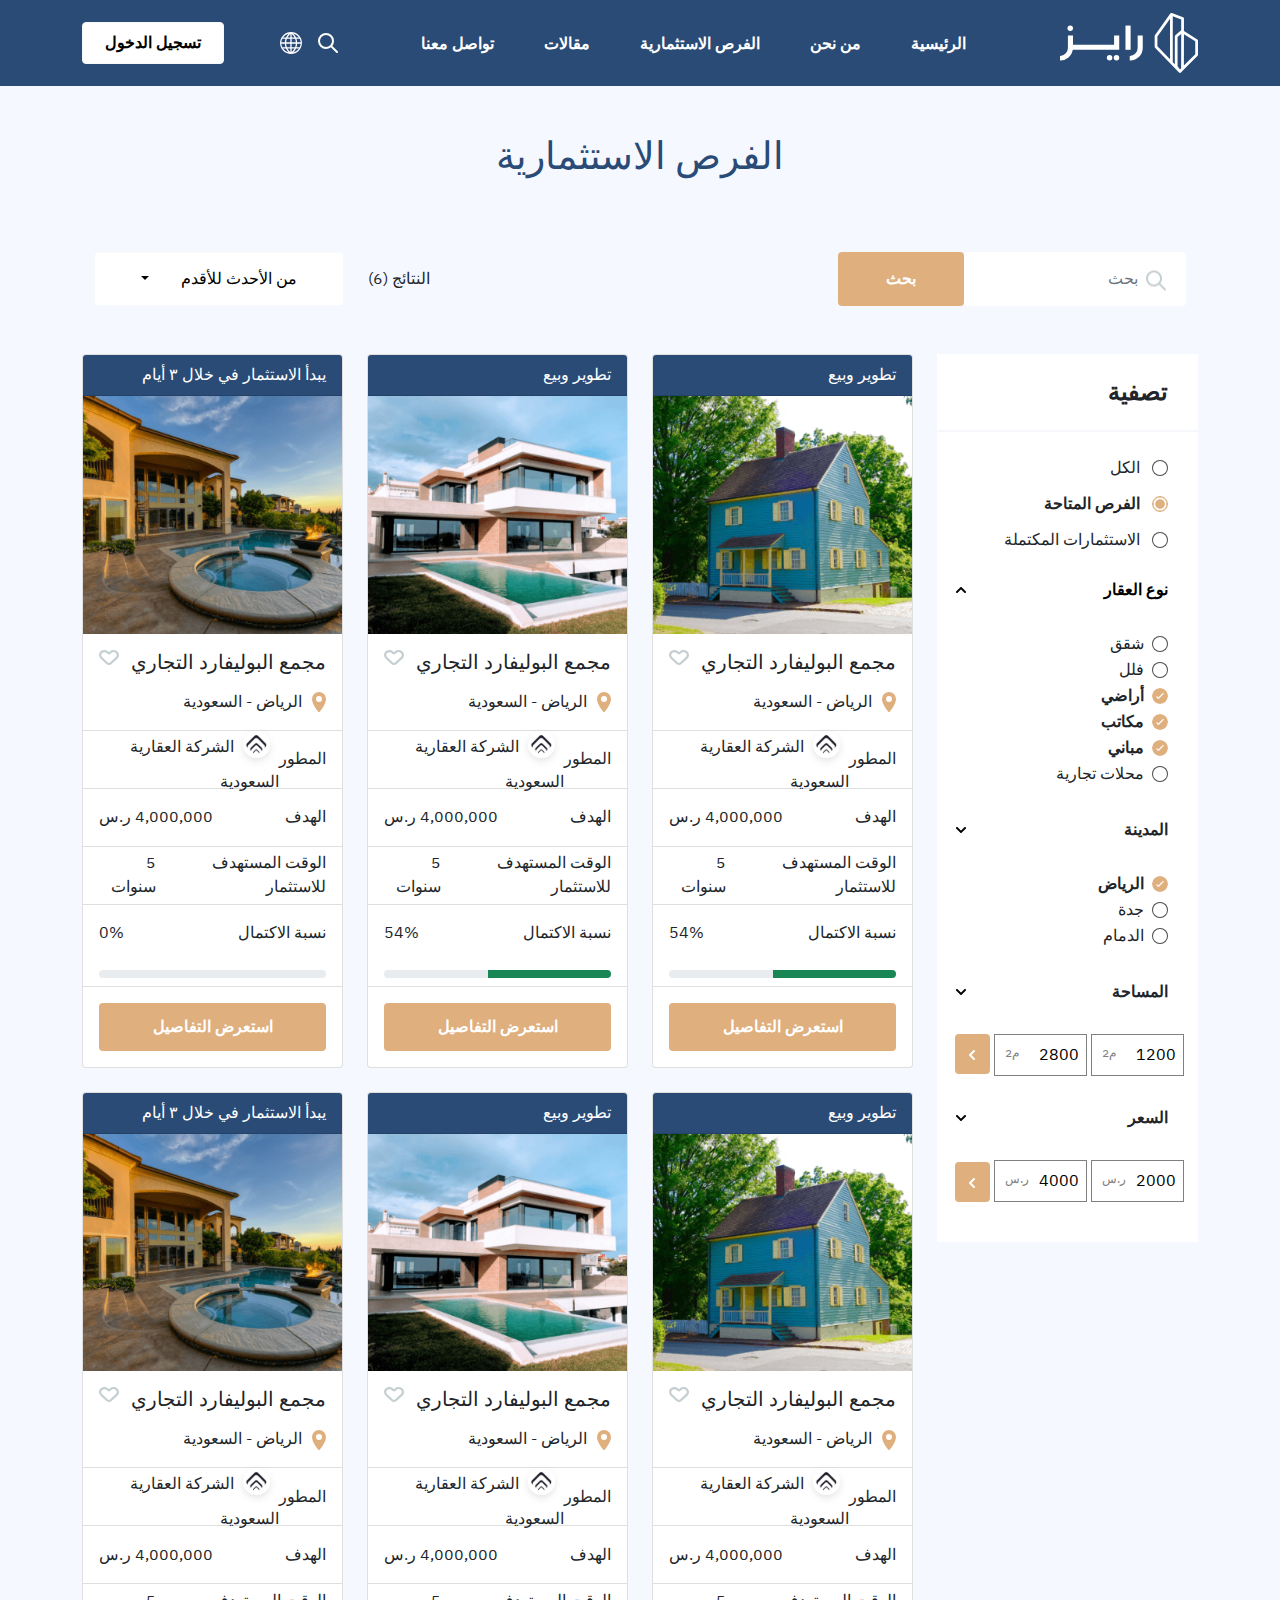
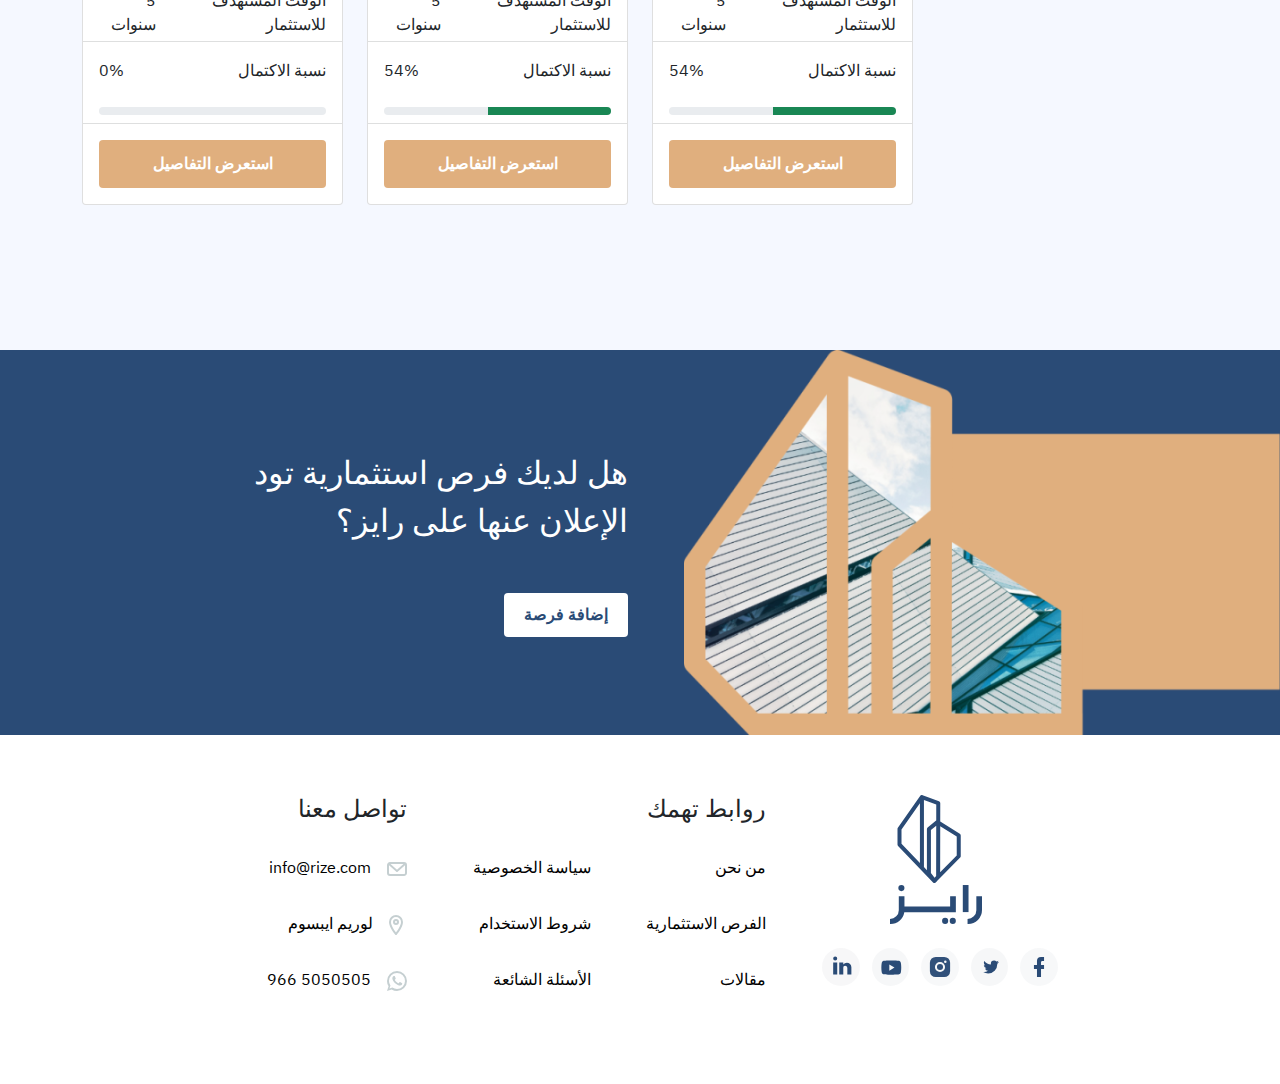
<file: pages/investment.html>
<!DOCTYPE html>
<html lang="ar" dir="rtl">
  <head>
    <!-- Required meta tags -->
    <meta charset="utf-8" />
    <meta name="viewport" content="width=device-width, initial-scale=1" />

    <!-- Bootstrap CSS -->
    <link rel="stylesheet" href="../vendors/bootstrap/bootstrap.rtl.min.css" />

    <title>Investment</title>
    <link rel="stylesheet" href="../styles/global.css" />
    <link rel="stylesheet" href="../styles/investment.css" />
  </head>
  <body>
    <!-- Header Start-->
    <header>
      <nav class="navbar navbar-expand-lg navbar-dark text-white bg-primary">
        <div class="container-md">
          <a class="navbar-brand" href="/"><img src="../images/logo.svg" alt="Logo" /></a>
          <button class="navbar-toggler" type="button" data-bs-toggle="collapse" data-bs-target="#navbarSupportedContent" aria-controls="navbarSupportedContent" aria-expanded="false" aria-label="Toggle navigation">
            <span class="navbar-toggler-icon"></span>
          </button>
          <div class="collapse navbar-collapse" id="navbarSupportedContent">
            <ul class="navbar-nav m-auto mb-2 mb-lg-0">
              <li class="nav-item">
                <a class="nav-link" href="../index.html">الرئيسية</a>
              </li>
              <li class="nav-item">
                <a class="nav-link" href="./about-us.html">من نحن</a>
              </li>
              <li class="nav-item">
                <a class="nav-link" href="#">الفرص الاستثمارية</a>
              </li>
              <li class="nav-item">
                <a class="nav-link" href="./article-list.html">مقالات</a>
              </li>
              <li class="nav-item">
                <a class="nav-link" href="./contact-us.html">تواصل معنا</a>
              </li>
            </ul>
            <ul class="navbar-nav mb-2 mb-lg-0">
              <li class="nav-item px-0">
                <a class="nav-link ps-1" href="#"><img src="../images/icons/search.svg" alt="" /></a>
              </li>
              <li class="nav-item px-0">
                <a class="nav-link" href="#"><img src="../images/icons/global.svg" alt="" /></a>
              </li>
              <li class="ms-lg-5">
                <button type="button" class="btn btn-light">تسجيل الدخول</button>
              </li>
            </ul>
          </div>
        </div>
      </nav>
    </header>
    <!-- Header End -->

    <!-- Main Section Start-->
    <main>
      <!-- Hero Section Start -->
      <div class="hero__section">
        <div class="container-md">
          <h1 class="m-5">الفرص الاستثمارية</h1>
        </div>
      </div>
      <div class="search__section">
        <div class="container-md">
          <!-- search form and dropdown -->
          <div class="row justify-content-between pb-5 pt-4 gap-4 gap-sm-0 mx-auto">
            <form class="d-flex col-12 col-sm-6 col-lg-4 search__form">
              <input class="form-control ps-5" type="search" placeholder="بحث" aria-label="Search" />
              <button class="btn btn-primary px-lg-5 fw-bold" type="submit">بحث</button>
            </form>
            <div class="dropdown col-12 col-sm-6 col-lg-4 text-end d-flex align-items-center justify-content-center justify-content-sm-end">
              <span class="pe-4">النتائج <span>(6)</span></span>
              <button class="btn btn-light dropdown-toggle" type="button" id="dropdownMenuButton1" data-bs-toggle="dropdown" aria-expanded="false">من الأحدث للأقدم</button>
              <ul class="dropdown-menu" aria-labelledby="dropdownMenuButton1">
                <li><a class="dropdown-item" href="#">من الأحدث للأقدم</a></li>
              </ul>
            </div>
          </div>
          <!-- Cards and filters -->
          <div class="row mb-5 px-0">
            <!-- Filters section-->
            <div class="col-12 col-sm-6 col-md-3 filters">
              <div class="bg-white">
                <div><h2 class="filter__title">تصفية</h2></div>
                <hr style="margin: 0; color: #dbe0ed; height: 2px" />
                <div>
                  <form>
                    <div class="form__input">
                      <input class="form-check-input" type="radio" name="filter" id="flexRadioDefault1" />
                      <label class="form-check-label" for="flexRadioDefault1">الكل </label>
                    </div>
                    <div class="form__input">
                      <input class="form-check-input" type="radio" name="filter" id="flexRadioDefault2" checked />
                      <label class="form-check-label" for="flexRadioDefault2">الفرص المتاحة</label>
                    </div>
                    <div class="form__input">
                      <input class="form-check-input" type="radio" name="filter" id="flexRadioDefault3" />
                      <label class="form-check-label" for="flexRadioDefault3">الاستثمارات المكتملة</label>
                    </div>
                    <div class="accordion" id="accordionExample">
                      <div class="accordion-item">
                        <h2 class="accordion-header ml--1" id="headingOne">
                          <button class="accordion-button pe-0" type="button" data-bs-toggle="collapse" data-bs-target="#collapseOne" aria-expanded="true" aria-controls="collapseOne">نوع العقار</button>
                        </h2>
                        <div id="collapseOne" class="accordion-collapse collapse show" aria-labelledby="headingOne">
                          <div class="accordion-body">
                            <div class="form-check">
                              <input class="form-check-input" type="checkbox" value="" id="flexCheckDefault" />
                              <label class="form-check-label" for="flexCheckDefault">شقق</label>
                            </div>
                            <div class="form-check">
                              <input class="form-check-input" type="checkbox" value="" id="filter-1" />
                              <label class="form-check-label" for="filter-1">فلل</label>
                            </div>
                            <div class="form-check">
                              <input class="form-check-input" type="checkbox" value="" id="filter-2" checked />
                              <label class="form-check-label" for="filter-2">أراضي</label>
                            </div>
                            <div class="form-check">
                              <input class="form-check-input" type="checkbox" value="" id="filter-3" checked />
                              <label class="form-check-label" for="filter-3">مكاتب</label>
                            </div>
                            <div class="form-check">
                              <input class="form-check-input" type="checkbox" value="" id="filter-4" checked />
                              <label class="form-check-label" for="filter-4">مباني</label>
                            </div>
                            <div class="form-check">
                              <input class="form-check-input" type="checkbox" value="" id="filter-5" />
                              <label class="form-check-label" for="filter-5">محلات تجارية</label>
                            </div>
                          </div>
                        </div>
                      </div>
                      <div class="accordion-item">
                        <h2 class="accordion-header ml--1" id="headingTwo">
                          <button class="accordion-button pe-0 collapsed" type="button" data-bs-toggle="collapse" data-bs-target="#collapseTwo" aria-expanded="true" aria-controls="collapseTwo">المدينة</button>
                        </h2>
                        <div id="collapseTwo" class="accordion-collapse collapse show" aria-labelledby="headingTwo">
                          <div class="accordion-body">
                            <div class="form-check">
                              <input class="form-check-input" type="checkbox" value="" id="filter-6" checked />
                              <label class="form-check-label" for="filter-6">الرياض</label>
                            </div>
                            <div class="form-check">
                              <input class="form-check-input" type="checkbox" value="" id="filter-7" />
                              <label class="form-check-label" for="filter-7">جدة</label>
                            </div>
                            <div class="form-check">
                              <input class="form-check-input" type="checkbox" value="" id="filter-8" />
                              <label class="form-check-label" for="filter-8">الدمام</label>
                            </div>
                          </div>
                        </div>
                      </div>
                      <div class="accordion-item">
                        <h2 class="accordion-header ml--1" id="headingThree">
                          <button class="accordion-button pe-0 collapsed" type="button" data-bs-toggle="collapse" data-bs-target="#collapseThree" aria-expanded="false" aria-controls="collapseThree">المساحة</button>
                        </h2>
                        <div id="collapseThree" class="accordion-collapse collapse show ml--1 mr--1" aria-labelledby="headingThree">
                          <div class="accordion-body pe-0 d-flex gap-1">
                            <div class="property-range-slider input-wrapper distance"><input lang="en" type="number" class="quantity" name="minimum-value" min="1" value="1200" style="border: 0; text-align: end" /></div>
                            <div class="property-range-slider input-wrapper distance"><input lang="en" type="number" class="quantity" name="maximum-value" min="1" value="2800" style="border: 0; text-align: end" /></div>
                            <button aria-label="Filter" class="btn go-btn"><img src="../images/icons/arrow-back.svg" alt="" /></button>
                          </div>
                        </div>
                      </div>
                      <div class="accordion-item">
                        <h2 class="accordion-header ml--1" id="headingFour">
                          <button class="accordion-button pe-0 collapsed" type="button" data-bs-toggle="collapse" data-bs-target="#collapseFour" aria-expanded="false" aria-controls="collapseFour">السعر</button>
                        </h2>
                        <div id="collapseFour" class="accordion-collapse collapse show ml--1 mr--1" aria-labelledby="headingFour">
                          <div class="accordion-body pe-0">
                            <div class="property-range-slider input-wrapper"><input lang="en" type="number" class="quantity" name="minimum-value" min="1" value="2000" style="border: 0; text-align: end" /></div>
                            <div class="property-range-slider input-wrapper"><input lang="en" type="number" class="quantity" name="maximum-value" min="1" value="4000" style="border: 0; text-align: end" /></div>
                            <button aria-label="Filter" class="btn go-btn"><img src="../images/icons/arrow-back.svg" alt="" /></button>
                          </div>
                        </div>
                      </div>
                    </div>
                  </form>
                </div>
              </div>
            </div>
            <!-- Cards section-->
            <div class="col-12 col-sm-6 col-md-9">
              <div class="row row-cols-1 row-cols-md-2 row-cols-xl-3 g-4">
                <div class="col">
                  <div class="card h-100">
                    <div class="card-header">تطوير وبيع</div>
                    <img src="../images/rick-lobs.png" class="card-img-top" alt="Rick Lobs" />
                    <div class="card-body">
                      <div class="card-title">
                        <h5>مجمع البوليفارد التجاري</h5>
                        <span class="add-to-favourite-btn"></span>
                      </div>
                      <p>
                        <span class="location__icon"><img src="../images/icons/location-yellow.svg" alt="" /></span>الرياض - السعودية
                      </p>
                      <hr style="margin: 0 -16px" />
                      <div class="card-text">
                        <p>المطور</p>

                        <p>
                          <span><img src="../images/icons/ellipse.svg" alt="" /></span>الشركة العقارية السعودية
                        </p>
                      </div>
                      <hr style="margin: 0 -16px" />
                      <div class="card-text">
                        <p>الهدف</p>
                        <p>4,000,000 ر.س</p>
                      </div>
                      <hr style="margin: 0 -16px" />
                      <div class="card-text">
                        <p>الوقت المستهدف للاستثمار</p>
                        <p>5 سنوات</p>
                      </div>
                      <hr style="margin: 0 -16px" />
                      <div class="card-text">
                        <p>نسبة الاكتمال</p>
                        <p>54%</p>
                      </div>
                      <div class="progress my-2" style="height: 8px">
                        <div class="progress-bar bg-success" aria-label="percentage of completion" role="progressbar" style="width: 54%" aria-valuenow="54" aria-valuemin="0" aria-valuemax="100"></div>
                      </div>
                      <hr style="margin: 0 -16px" />
                      <div class="card-cta">
                        <a href="./offering-non-registered.html" class="btn btn-primary"><strong>استعرض التفاصيل</strong></a>
                      </div>
                    </div>
                  </div>
                </div>
                <div class="col">
                  <div class="card h-100">
                    <div class="card-header">تطوير وبيع</div>
                    <img src="../images/webaliser.png" class="card-img-top" alt="..." />
                    <div class="card-body">
                      <div class="card-title">
                        <h5>مجمع البوليفارد التجاري</h5>
                        <span class="add-to-favourite-btn"></span>
                      </div>
                      <p>
                        <span class="location__icon"><img src="../images/icons/location-yellow.svg" alt="" /></span>الرياض - السعودية
                      </p>
                      <hr style="margin: 0 -16px" />
                      <div class="card-text">
                        <p>المطور</p>

                        <p>
                          <span><img src="../images/icons/ellipse.svg" alt="" /></span>الشركة العقارية السعودية
                        </p>
                      </div>
                      <hr style="margin: 0 -16px" />
                      <div class="card-text">
                        <p>الهدف</p>
                        <p>4,000,000 ر.س</p>
                      </div>
                      <hr style="margin: 0 -16px" />
                      <div class="card-text">
                        <p>الوقت المستهدف للاستثمار</p>
                        <p>5 سنوات</p>
                      </div>
                      <hr style="margin: 0 -16px" />
                      <div class="card-text">
                        <p>نسبة الاكتمال</p>
                        <p>54%</p>
                      </div>
                      <div class="progress my-2" style="height: 8px">
                        <div class="progress-bar bg-success" role="progressbar" style="width: 54%" aria-valuenow="54" aria-valuemin="0" aria-valuemax="100" aria-label="percentage of completion"></div>
                      </div>
                      <hr style="margin: 0 -16px" />
                      <div class="card-cta">
                        <a href="./offering-non-registered.html" class="btn btn-primary"><strong>استعرض التفاصيل</strong></a>
                      </div>
                    </div>
                  </div>
                </div>
                <div class="col">
                  <div class="card h-100">
                    <div class="card-header">يبدأ الاستثمار في خلال ٣ أيام</div>
                    <img src="../images/stephen-leonardi.png" class="card-img-top" alt="..." />
                    <div class="card-body">
                      <div class="card-title">
                        <h5>مجمع البوليفارد التجاري</h5>
                        <span class="add-to-favourite-btn"></span>
                      </div>
                      <p>
                        <span class="location__icon"><img src="../images/icons/location-yellow.svg" alt="" /></span>الرياض - السعودية
                      </p>
                      <hr style="margin: 0 -16px" />
                      <div class="card-text">
                        <p>المطور</p>

                        <p>
                          <span><img src="../images/icons/ellipse.svg" alt="" /></span>الشركة العقارية السعودية
                        </p>
                      </div>
                      <hr style="margin: 0 -16px" />
                      <div class="card-text">
                        <p>الهدف</p>
                        <p>4,000,000 ر.س</p>
                      </div>
                      <hr style="margin: 0 -16px" />
                      <div class="card-text">
                        <p>الوقت المستهدف للاستثمار</p>
                        <p>5 سنوات</p>
                      </div>
                      <hr style="margin: 0 -16px" />
                      <div class="card-text">
                        <p>نسبة الاكتمال</p>
                        <p>0%</p>
                      </div>
                      <div class="progress my-2" style="height: 8px">
                        <div class="progress-bar bg-success" role="progressbar" style="width: 0%" aria-valuenow="25" aria-valuemin="0" aria-valuemax="100" aria-label="percentage of completion"></div>
                      </div>
                      <hr style="margin: 0 -16px" />
                      <div class="card-cta">
                        <a href="./offering-non-registered.html" class="btn btn-primary"><strong>استعرض التفاصيل</strong></a>
                      </div>
                    </div>
                  </div>
                </div>
                <!-- Card 2nd row start-->
                <div class="col">
                  <div class="card h-100">
                    <div class="card-header">تطوير وبيع</div>
                    <img src="../images/rick-lobs.png" class="card-img-top" alt="Rick Lobs" />
                    <div class="card-body">
                      <div class="card-title">
                        <h5>مجمع البوليفارد التجاري</h5>
                        <span class="add-to-favourite-btn"></span>
                      </div>
                      <p>
                        <span class="location__icon"><img src="../images/icons/location-yellow.svg" alt="" /></span>الرياض - السعودية
                      </p>
                      <hr style="margin: 0 -16px" />
                      <div class="card-text">
                        <p>المطور</p>

                        <p>
                          <span><img src="../images/icons/ellipse.svg" alt="" /></span>الشركة العقارية السعودية
                        </p>
                      </div>
                      <hr style="margin: 0 -16px" />
                      <div class="card-text">
                        <p>الهدف</p>
                        <p>4,000,000 ر.س</p>
                      </div>
                      <hr style="margin: 0 -16px" />
                      <div class="card-text">
                        <p>الوقت المستهدف للاستثمار</p>
                        <p>5 سنوات</p>
                      </div>
                      <hr style="margin: 0 -16px" />
                      <div class="card-text">
                        <p>نسبة الاكتمال</p>
                        <p>54%</p>
                      </div>
                      <div class="progress my-2" style="height: 8px">
                        <div class="progress-bar bg-success" role="progressbar" style="width: 54%" aria-valuenow="54" aria-valuemin="0" aria-valuemax="100" aria-label="percentage of completion"></div>
                      </div>
                      <hr style="margin: 0 -16px" />
                      <div class="card-cta">
                        <a href="./offering-non-registered.html" class="btn btn-primary"><strong>استعرض التفاصيل</strong></a>
                      </div>
                    </div>
                  </div>
                </div>
                <div class="col">
                  <div class="card h-100">
                    <div class="card-header">تطوير وبيع</div>
                    <img src="../images/webaliser.png" class="card-img-top" alt="..." />
                    <div class="card-body">
                      <div class="card-title">
                        <h5>مجمع البوليفارد التجاري</h5>
                        <span class="add-to-favourite-btn"></span>
                      </div>
                      <p>
                        <span class="location__icon"><img src="../images/icons/location-yellow.svg" alt="" /></span>الرياض - السعودية
                      </p>
                      <hr style="margin: 0 -16px" />
                      <div class="card-text">
                        <p>المطور</p>

                        <p>
                          <span><img src="../images/icons/ellipse.svg" alt="" /></span>الشركة العقارية السعودية
                        </p>
                      </div>
                      <hr style="margin: 0 -16px" />
                      <div class="card-text">
                        <p>الهدف</p>
                        <p>4,000,000 ر.س</p>
                      </div>
                      <hr style="margin: 0 -16px" />
                      <div class="card-text">
                        <p>الوقت المستهدف للاستثمار</p>
                        <p>5 سنوات</p>
                      </div>
                      <hr style="margin: 0 -16px" />
                      <div class="card-text">
                        <p>نسبة الاكتمال</p>
                        <p>54%</p>
                      </div>
                      <div class="progress my-2" style="height: 8px">
                        <div class="progress-bar bg-success" role="progressbar" style="width: 54%" aria-valuenow="54" aria-valuemin="0" aria-valuemax="100" aria-label="percentage of completion"></div>
                      </div>
                      <hr style="margin: 0 -16px" />
                      <div class="card-cta">
                        <a href="./offering-non-registered.html" class="btn btn-primary"><strong>استعرض التفاصيل</strong></a>
                      </div>
                    </div>
                  </div>
                </div>
                <div class="col">
                  <div class="card h-100">
                    <div class="card-header">يبدأ الاستثمار في خلال ٣ أيام</div>
                    <img src="../images/stephen-leonardi.png" class="card-img-top" alt="..." />
                    <div class="card-body">
                      <div class="card-title">
                        <h5>مجمع البوليفارد التجاري</h5>
                        <span class="add-to-favourite-btn"></span>
                      </div>
                      <p>
                        <span class="location__icon"><img src="../images/icons/location-yellow.svg" alt="" /></span>الرياض - السعودية
                      </p>
                      <hr style="margin: 0 -16px" />
                      <div class="card-text">
                        <p>المطور</p>

                        <p>
                          <span><img src="../images/icons/ellipse.svg" alt="" /></span>الشركة العقارية السعودية
                        </p>
                      </div>
                      <hr style="margin: 0 -16px" />
                      <div class="card-text">
                        <p>الهدف</p>
                        <p>4,000,000 ر.س</p>
                      </div>
                      <hr style="margin: 0 -16px" />
                      <div class="card-text">
                        <p>الوقت المستهدف للاستثمار</p>
                        <p>5 سنوات</p>
                      </div>
                      <hr style="margin: 0 -16px" />
                      <div class="card-text">
                        <p>نسبة الاكتمال</p>
                        <p>0%</p>
                      </div>
                      <div class="progress my-2" style="height: 8px">
                        <div class="progress-bar bg-success" role="progressbar" style="width: 0%" aria-valuenow="25" aria-valuemin="0" aria-valuemax="100" aria-label="percentage of completion"></div>
                      </div>
                      <hr style="margin: 0 -16px" />
                      <div class="card-cta">
                        <a href="./offering-non-registered.html" class="btn btn-primary"><strong>استعرض التفاصيل</strong></a>
                      </div>
                    </div>
                  </div>
                </div>
                <!-- Card 2nd row end-->
              </div>
            </div>
          </div>
        </div>
      </div>
      <div class="spacer-6"></div>
      <!-- Hero Section End-->
      <!-- Footer Banner start-->
      <div class="footer-banner p-5 p-sm-0">
        <div class="container-xxl">
          <div class="row align-items-center">
            <div class="col-5 col-md-6 ps-0 d-none d-sm-block">
              <img src="../images/footer-banner-1.png" alt="" />
            </div>
            <div class="col-12 col-sm-6 col-md-4">
              <h2 class="mb-5 mb-sm-3 mb-md-5 lh-base">هل لديك فرص استثمارية تود الإعلان عنها على رايز؟</h2>
              <a href="./developer.html"><button class="btn btn-primary bg-white text-blue">إضافة فرصة</button></a>
            </div>
          </div>
        </div>
      </div>
      <!-- Footer Banner End-->
    </main>
    <!-- Main Section End-->

    <!-- Footer Start-->
    <footer>
      <div class="container-md">
        <div class="row justify-content-around gap-5 gap-lg-0">
          <div class="col-12 col-lg-4 text-center">
            <div class="footer__logo pb-4">
              <a href="/"><img src="../images/icons/logo-footer.svg" alt="" /></a>
            </div>
            <div class="social__icons">
              <a class="pe-2" href="#"><img src="../images/icons/facebook.svg" alt="Facebook" /></a>
              <a class="pe-2" href="#"><img src="../images/icons/twitter.svg" alt="Twitter" /></a>
              <a class="pe-2" href="#"><img src="../images/icons/instagram.svg" alt="Instagram" /></a>
              <a class="pe-2" href="#"><img src="../images/icons/youtube.svg" alt="Youtube" /></a>
              <a class="pe-2" href="#"><img src="../images/icons/linkedin.svg" alt="Linkedin" /></a>
            </div>
          </div>
          <div class="col-12 col-lg-5 row text-center text-lg-start">
            <h4 class="pb-4">روابط تهمك</h4>
            <div class="col-6">
              <ul>
                <li><a href="./about-us.html">من نحن</a></li>
                <li><a href="./investment.html">الفرص الاستثمارية</a></li>
                <li><a href="./article-list.html">مقالات</a></li>
              </ul>
            </div>
            <div class="col-6">
              <ul>
                <li><a href="#">سياسة الخصوصية</a></li>
                <li><a href="#">شروط الاستخدام</a></li>
                <li><a href="#">الأسئلة الشائعة</a></li>
              </ul>
            </div>
          </div>
          <div class="col-12 col-lg-3 text-center text-lg-start">
            <h4 class="pb-4">تواصل معنا</h4>
            <ul>
              <li>
                <a href="mailto:info@rize.com"><img src="../images/icons/email.svg" alt="" />&nbsp;&nbsp;&nbsp;&nbsp;info@rize.com</a>
              </li>
              <li>
                <a href="#">&nbsp;<img src="../images/icons/location.svg" alt="" />&nbsp;&nbsp;&nbsp;&nbsp;لوريم ايبسوم</a>
              </li>
              <li>
                <a href="tel:9665050505"><img src="../images/icons/whatsapp.svg" alt="" />&nbsp;&nbsp;&nbsp;&nbsp;<span dir="ltr">966 5050505</span></a>
              </li>
            </ul>
          </div>
        </div>
      </div>
    </footer>
    <!-- Footer End -->

    <script src="../scripts/global.js"></script>

    <!-- Bootstrap Bundle with Popper -->
    <script src="../vendors/bootstrap/bootstrap.bundle.min.js"></script>
  </body>
</html>
</file>
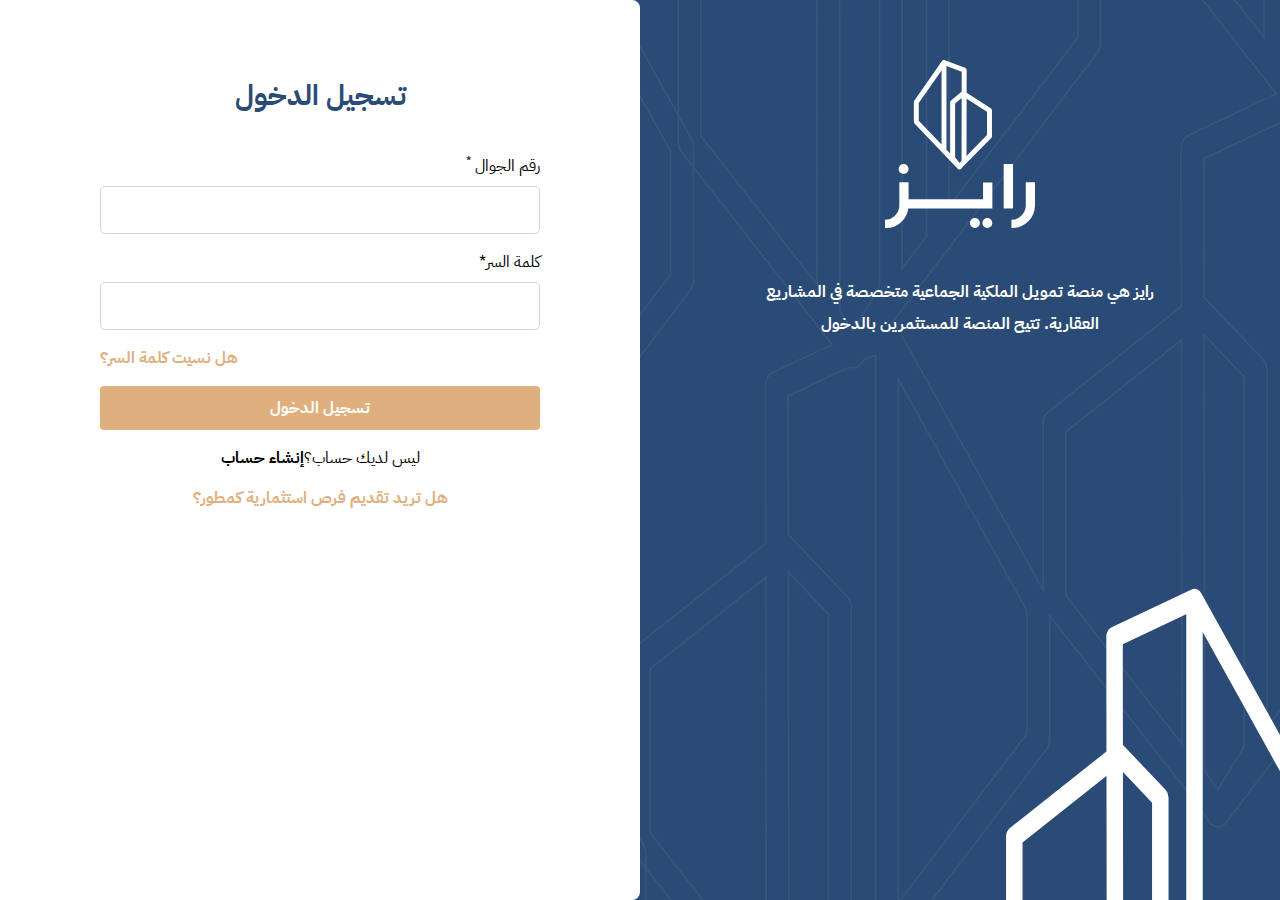
<file: pages/login.html>
<!DOCTYPE html>
<html lang="ar" dir="rtl">
  <head>
    <meta charset="UTF-8" />
    <meta http-equiv="X-UA-Compatible" content="IE=edge" />
    <meta name="viewport" content="width=device-width, initial-scale=1.0" />
    <title>Login</title>

    <!-- Fonts -->
    <link rel="preconnect" href="https://fonts.googleapis.com" />
    <link rel="preconnect" href="https://fonts.gstatic.com" crossorigin />
    <link href="https://fonts.googleapis.com/css2?family=IBM+Plex+Sans+Arabic:wght@400;700&display=swap" rel="stylesheet" />

    <!-- Bootstrap CSS-->
    <link rel="stylesheet" href="../vendors/bootstrap/bootstrap.rtl.min.css" />
    <link rel="stylesheet" href="../styles/global.css" />
    <link rel="stylesheet" href="../styles/login.css" />
  </head>
  <body>
    <div class="login-form-wrapper">
      <div class="container-fluid">
        <div class="row bg-blue">
          <div class="login-cover col-12 col-md-6 bg-blue bg-login d-flex flex-column justify-content-start align-items-center gap-5">
            <div class="text-center">
              <a href="/"><img src="../images/logo-stack.svg" alt="" /></a>
            </div>
            <div class="text-center">
              <p class="fw-bold lh-lg">رايز هي منصة تمويل الملكية الجماعية متخصصة في المشاريع العقارية. تتيح المنصة للمستثمرين بالدخول</p>
            </div>
          </div>
          <div class="col-12 col-md-6 bg-white login-form">
            <h3 class="form-title">تسجيل الدخول</h3>
            <form>
              <div class="mb-3">
                <label for="phone" class="form-label">رقم الجوال <sup>*</sup></label>
                <input name="phone" type="text" class="form-control form-control-lg" id="phone" required />
              </div>
              <div class="mb-3">
                <label for="password" class="form-label">كلمة السر<span>*</span></label>
                <input name="password" type="password" class="form-control form-control-lg" id="password" required />
              </div>
              <div class="text-end mb-3"><a class="text-yellow fw-bold" href="">هل نسيت كلمة السر؟</a></div>
              <button type="submit" class="btn btn-primary w-100">تسجيل الدخول</button>
            </form>
            <div class="text-center mt-3">
              <p>ليس لديك حساب؟<a href="./registration.html" class="fw-bold">إنشاء حساب</a></p>
            </div>
            <div class="text-center"><a href="./developer.html" class="text-yellow fw-bold">هل تريد تقديم فرص استثمارية كمطور؟</a></div>
          </div>
        </div>
      </div>
    </div>

    <!--Bootstrap bundle with popper-->
    <script src="../vendors/bootstrap/bootstrap.bundle.min.js"></script>
  </body>
</html>
</file>
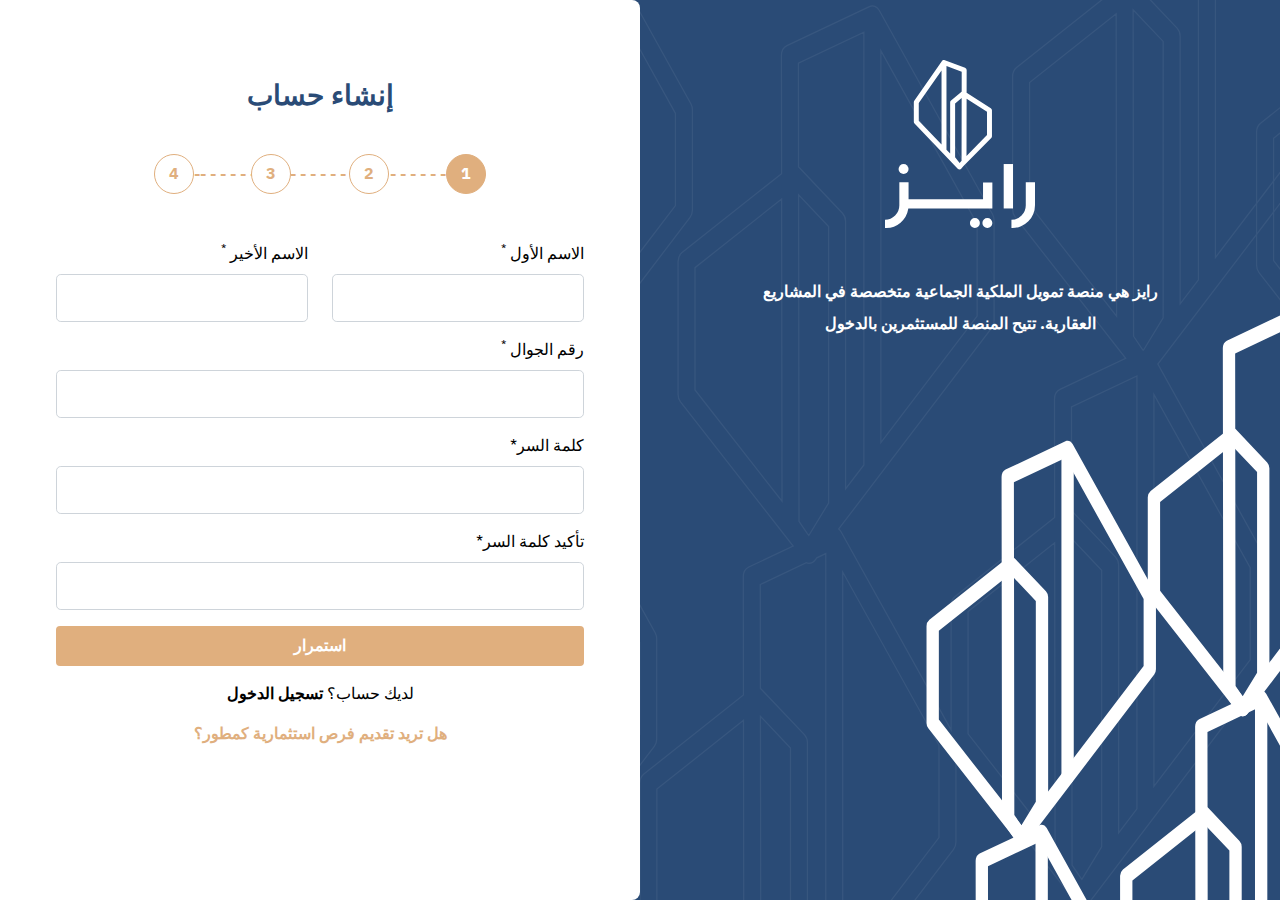
<file: pages/registration.html>
<!DOCTYPE html>
<html lang="ar" dir="rtl">
  <head>
    <meta charset="UTF-8" />
    <meta http-equiv="X-UA-Compatible" content="IE=edge" />
    <meta name="viewport" content="width=device-width, initial-scale=1.0" />
    <title>Registration</title>

    <!-- Bootstrap CSS-->
    <link rel="stylesheet" href="../vendors/bootstrap/bootstrap.rtl.min.css" />
    <link rel="stylesheet" href="../styles/global.css" />
    <link rel="stylesheet" href="../styles/login.css" />
    <link rel="stylesheet" href="../styles/registration.css" />
  </head>
  <body>
    <div class="login-form-wrapper">
      <div class="container-fluid">
        <div class="row bg-blue">
          <div class="login-cover col-12 col-md-6 bg-blue bg-login d-flex flex-column justify-content-start align-items-center gap-5">
            <div class="text-center">
              <a href="/"><img src="../images/logo-stack.svg" alt="" /></a>
            </div>
            <div class="text-center">
              <p class="fw-bold lh-lg">رايز هي منصة تمويل الملكية الجماعية متخصصة في المشاريع العقارية. تتيح المنصة للمستثمرين بالدخول</p>
            </div>
          </div>
          <div class="col-12 col-md-6 bg-white login-form">
            <h3 class="form-title">إنشاء حساب</h3>
            <div class="card-tab-btns">
              <div class="btn-center">
                <div class="circle btn-card">1</div>
              </div>
              <div class="btn-center">
                <div class="circle btn-card">2</div>
              </div>
              <div class="btn-center">
                <div class="circle btn-card">3</div>
              </div>
              <div class="btn-center">
                <div class="circle btn-card">4</div>
              </div>
              <div class="card-tab-dotted-line">- - - - - - - - - - - - - - - - - - - - - - - - - - - - -- - - - - - - -</div>
            </div>
            <form class="form-part-1 py-5 px-3 bg-white" name="Registration" id="registration" method="POST">
              <!-- First form tab-->
              <div class="form__tab">
                <div class="row mb-3">
                  <div class="col-md-6">
                    <label for="firstName" class="form-label">الاسم الأول<sup class="ps-1">*</sup></label>
                    <input name="first name" type="text" class="form-control form-control-lg" aria-label="الاسم الأول" id="firstName" required />
                  </div>
                  <div class="col-md-6">
                    <label for="lastName" class="form-label">الاسم الأخير<sup class="ps-1">*</sup></label>
                    <input name="last name" type="text" class="form-control form-control-lg" aria-label="الاسم الأخير" id="lastName" required />
                  </div>
                </div>
                <div class="mb-3">
                  <div class="mb-3">
                    <label for="phone1" class="form-label">رقم الجوال <sup>*</sup></label>
                    <input name="phone" type="text" class="form-control form-control-lg" id="phone1" required="" />
                  </div>
                  <div class="mb-3">
                    <label for="password" class="form-label">كلمة السر<span>*</span></label>
                    <input name="password" type="password" class="form-control form-control-lg" id="password" required="" />
                  </div>
                  <div class="mb-3">
                    <label for="password1" class="form-label">تأكيد كلمة السر<span>*</span></label>
                    <input name="password" type="password" class="form-control form-control-lg" id="password1" required="" />
                  </div>
                </div>
              </div>
              <!-- First form tab end-->
              <!-- Second form tab-->
              <div class="form__tab">
                <div class="row mb-4">
                  <div class="col-md-6">
                    <label for="first-Name" class="form-label">الاسم الأول<sup class="ps-1">*</sup></label>
                    <input name="first name" type="text" class="form-control form-control-lg bg-light" aria-label="الاسم الأول" id="first-Name" required />
                  </div>

                  <div class="col-md-6">
                    <label for="last-Name" class="form-label">الاسم الأخير<sup class="ps-1">*</sup></label>
                    <input name="last name" type="text" class="form-control form-control-lg bg-light" aria-label="الاسم الأخير" id="last-Name" required />
                  </div>
                </div>
                <div class="mb-3">
                  <div class="mb-3">
                    <label for="phone" class="form-label">رقم الجوال <sup>*</sup></label>
                    <input name="phone" type="text" class="form-control form-control-lg bg-light" id="phone" required="" />
                  </div>
                  <div class="mb-3">
                    <label for="email" class="form-label">البريد الالكتروني<sup>*</sup></label>
                    <input name="email" type="email" class="form-control form-control-lg" id="email" required />
                  </div>
                  <div class="mb-3">
                    <label for="gender" class="form-label">النوع<sup class="ps-1">*</sup></label>
                    <select name="gender" id="gender" class="form-select form-select-lg bg-light">
                      <option selected>ذكر</option>
                      <option>أنثى</option>
                    </select>
                  </div>
                </div>

                <div class="row mb-3">
                  <div class="col-md-6">
                    <label for="idNumber" class="form-label">رقم الهوية<sup class="ps-1">*</sup></label>
                    <input name="ID number" dir="ltr" type="text" class="form-control form-control-lg bg-light" placeholder="12345678910" id="idNumber" required />
                  </div>
                  <div class="col-md-6">
                    <label for="idExp" class="form-label">تاريخ انتهاء الهوية<sup class="ps-1">*</sup></label>
                    <input name="expiry date" type="date" class="form-control form-control-lg bg-light" id="idExp" required />
                  </div>
                </div>
                <div class="row mb-3">
                  <div class="col-md-6">
                    <label for="city" class="form-label">المدينة<sup class="ps-1">*</sup></label>
                    <input name="city" type="text" class="form-control form-control-lg" id="city" required />
                  </div>
                  <div class="col-md-6">
                    <label for="district" class="form-label">الحي<sup class="ps-1">*</sup></label>
                    <input name="district" type="text" class="form-control form-control-lg" id="district" required />
                  </div>
                </div>
                <div class="mb-4">
                  <div class="col-12">
                    <label for="address" class="form-label">العنوان تفصيليا<sup class="ps-1">*</sup></label>
                    <input name="address" type="text" class="form-control form-control-lg" id="address" required />
                  </div>
                </div>
              </div>
              <!-- Second form tab end-->

              <!--Third form tab start -->
              <div class="form__tab">
                <div class="row mb-4">
                  <p>
                    هل أنت مستثمر مبتدئ أم معتمد؟
                    <a href="#" data-bs-toggle="modal" data-bs-target="#exampleModal"><img src="../images/icons/question-mark.svg" alt="" /></a>
                  </p>
                  <span class="col-5">
                    <input class="form-check-input" type="radio" name="user-type" id="userType" checked />
                    <label class="form-check-label" for="userType">مستثمر مبتدئ</label>
                  </span>
                  <span class="col-5">
                    <input class="form-check-input" type="radio" name="user-type" id="userType1" />
                    <label class="form-check-label" for="userType1">مستثمر معتمد</label>
                  </span>
                </div>
                <div class="mb-4">
                  <div class="mb-3">
                    <label for="netWorth" class="form-label">صافي الثروة؟<sup class="ps-1">*</sup></label>
                    <select name="Net Worth" id="netWorth" class="form-select form-select-lg">
                      <option selected>أقل من ٥ ملايين ر.س</option>
                      <option>---</option>
                    </select>
                  </div>
                  <div class="mb-3">
                    <label for="financialIncome" class="form-label">الدخل المالي<sup class="ps-1">*</sup></label>
                    <select name="Financial Income" id="financialIncome" class="form-select form-select-lg">
                      <option selected>١٠٠،٠٠٠ ر.س / سنة</option>
                      <option>---</option>
                    </select>
                  </div>
                  <div class="row mb-4">
                    <p>هل استثمرت في العقارات من قبل؟</p>
                    <span class="col-5">
                      <input class="form-check-input" type="radio" name="Invested before?" id="investedBefore" checked />
                      <label class="form-check-label" for="investedBefore">نعم</label>
                    </span>
                    <span class="col-5">
                      <input class="form-check-input" type="radio" name="Invested before?" id="investedBefore1" />
                      <label class="form-check-label" for="investedBefore1">لا</label>
                    </span>
                  </div>

                  <div class="mb-3">
                    <label for="expcInvestment" class="form-label">المبلغ المتوقع استثماره لكل فرصة<sup class="ps-1">*</sup></label>
                    <select name="Expected investment" id="expcInvestment" class="form-select form-select-lg">
                      <option selected>٢٠٠،٠٠٠ ر.س /سنة</option>
                      <option>---</option>
                    </select>
                  </div>
                  <div class="row mb-4">
                    <p>هل أنت عضو مجلس إدارة تنفيذي في شركة اكتتاب؟</p>
                    <span class="col-5">
                      <input class="form-check-input" type="radio" name="Executive member of etitab?" id="execMember" checked />
                      <label class="form-check-label" for="execMember">نعم</label>
                    </span>
                    <span class="col-5">
                      <input class="form-check-input" type="radio" name="Executive member of etitab?" id="execMember1" />
                      <label class="form-check-label" for="execMember">لا</label>
                    </span>
                  </div>
                  <div class="mb-3">
                    <label for="eduLevel" class="form-label">المستوى التعليمي<sup class="ps-1">*</sup></label>
                    <select name="Educational Level" id="eduLevel" class="form-select form-select-lg">
                      <option>--</option>
                      <option>---</option>
                    </select>
                  </div>
                  <div class="mb-3">
                    <label for="businessSector" class="form-label">قطاع العمل<sup class="ps-1">*</sup></label>
                    <select name="Business Sector" id="businessSector" class="form-select form-select-lg">
                      <option>--</option>
                      <option>---</option>
                    </select>
                  </div>
                  <div class="mb-4">
                    <div class="col-12">
                      <label for="occupation" class="form-label">الوظيفة<sup class="ps-1">*</sup></label>
                      <input name="occupation" type="text" class="form-control form-control-lg" id="occupation" required />
                    </div>
                  </div>
                </div>
              </div>

              <!--Fourth form tab start -->
              <div class="form__tab">
                <div>
                  <h5 class="pb-4 fw-bold">تأكد من قراءة الشروط و الأحكام</h5>
                  <ol>
                    <li>الأهداف و السياسات المخطط اتباعها من قبل مدير الصندوق في استثمار أموال المشتركين</li>
                    <li>المخاطر المحتملة التي يمكن أن تتعرض لها استثمارات الصندوق</li>
                    <li>الرسوم و المصاريف المعتمدة</li>
                    <li>مجلس إدارة الصندوق</li>
                    <li>مراجع الحسابات المعتمد من مجلس إدارة الصندوق</li>
                    <li>أسماء أعضاء اللجنة الشرعية و المقابل المادي لاستشارتهم في حال كون الصندوق يعمل وفقا لمبادئ الشريعة الإسلامية</li>
                    <li>شروط الاشتراك و الاسترداد التي تحدد فترة الاشتراك و الاسترداد المسموح بها و المبالغ الدنيا للاشتراك أو الاسترداد</li>
                    <li>أيام التقويم لأصول الصندوق و أيام شراء الوحدات أو استردادها</li>
                    <li>المؤشر: يقارن مدير الصندوق آداء الصندوق بآداء مؤشر معين يحدد عند إنشاء الصندوق ، ويختار مدير الصندوق المؤشر بناء على نوعية استثمارات الصندوق من الناحية الجغرافية أو من ناحية نوع الأدوات المالية المستثمر فيها</li>
                  </ol>
                  <div class="form-check mb-5">
                    <input class="form-check-input" name="Agree to T&amp;Cs" type="checkbox" id="terms&conditions" checked="" required="" />
                    <label class="form-check-label text-yellow" for="terms&conditions">أوافق على جميع الشروط المذكورة.</label>
                  </div>
                </div>
              </div>

              <!-- Registration form tab end-->

              <div class="d-flex justify-content-between">
                <button onclick="nextPrev(-1)" type="button" class="btn btn-secondary px-5 py-2" id="prevBtn">رجوع</button>
                <button onclick="nextPrev(1)" type="button" class="btn btn-primary px-5 py-2" id="nextBtn">تأكيد العملية</button>
              </div>
              <div class="text-center mt-3">
                <p>لديك حساب؟ <a href="./login.html" class="fw-bold">تسجيل الدخول</a></p>
              </div>
              <div class="text-center"><a href="./developer.html" class="text-yellow fw-bold">هل تريد تقديم فرص استثمارية كمطور؟</a></div>
            </form>
          </div>
        </div>
      </div>
    </div>

    <!-- Question Modal -->
    <div class="modal fade" id="exampleModal" tabindex="-1" aria-labelledby="exampleModalLabel" aria-hidden="true">
      <div class="modal-dialog modal-dialog-centered modal-lg p-5">
        <div class="modal-content">
          <div class="modal-header border-0">
            <button type="button" class="btn-close" data-bs-dismiss="modal" aria-label="Close"></button>
          </div>
          <div class="modal-body p-5 pt-3">
            <h6 class="modal-title mb-5" id="exampleModalLabel">
              <span><img src="../images/icons/q-mark.svg" alt="" /></span>
              ما هو المستثمر المعتمد؟
            </h6>
            <ul>
              <li class="mb-3">أي شخص تتجاوز ثروته الفردية ، أو صافي ثروته المشتركة مع زوجة ذلك الشخص أو ما يعادله ، ) ريال سعودي(….)باستثناء حقوق الملكية في محل الإقامة الرئيسي لذلك الشخص).</li>
              <li class="mb-3">أي شخص لديه دخل فردي يزيد عن (…) ريال سعودي في كل من السنتين الأخيرتين أو دخل مشترك مع زوجة ذلك الشخص أو ما يعادله من الزوجين يزيد عن (…) ريال سعودي في كل سنة من تلك السنوات ولديه توقع معقول للوصول إلى نفس الدخل. المستوى في العام الحالي.</li>
              <li class="mb-3">أي ائتمان ، يزيد إجمالي أصوله عن (…) ريال سعودي ، لم يتم تكوينه لغرض محدد هو اقتناء الأوراق المالية المعروضة.</li>
            </ul>
          </div>
        </div>
      </div>
    </div>
    <!-- Question modal end-->

    <!--Bootstrap bundle with popper-->
    <script src="../vendors/bootstrap/bootstrap.bundle.min.js"></script>
    <script src="../scripts/registration.js"></script>
  </body>
</html>
</file>
<file: styles/global.css>
@font-face {
  font-family: "IBM Plex Sans Arabic";
  font-style: normal;
  font-weight: 400;
  src: local(""), url("../fonts/ibm-plex-sans-arabic-v1-latin-regular.woff2") format("woff2"), url("../fonts/ibm-plex-sans-arabic-v1-latin-regular.woff") format("woff");
}

@font-face {
  font-family: "IBM Plex Sans Arabic";
  font-style: normal;
  font-weight: 700;
  src: local(""), url("../fonts/ibm-plex-sans-arabic-v1-latin-700.woff2") format("woff2"), url("../fonts/ibm-plex-sans-arabic-v1-latin-700.woff") format("woff");
}

:root {
  --bs-body-bg: #f5f8ff;
  --font-family-base: "IBM Plex Sans Arabic", sans-serif;
  --bs-blue: #2a4b76;
  --bs-primary-rgb: #2a4b76;
  --bs-secondary: #e0af7e;
  --blue: #2a4b76;
  --yellow: #e0af7e;
}

body {
  font-family: "IBM Plex Sans Arabic", sans-serif;
}

a {
  text-decoration: none;
  color: #000;
}
a:hover {
  color: #e0af7e;
}

ol {
  list-style-type: arabic-indic;
}

footer a {
  font-weight: normal;
}

ul li::marker {
  color: #e0af7e;
}

.bg-primary {
  background-color: var(--bs-primary-rgb) !important;
}
.bg-blue {
  background-color: #2a4b76;
  color: #fff;
}
.text-primary {
  color: #2a4b76 !important;
}
.text-yellow {
  color: #e0af7e;
}
.btn-primary {
  background-color: #e0af7e;
  border: none;
  color: #fff;
  font-weight: bold;
  padding: 10px 20px;
}
.btn-primary.disabled,
.btn-primary:disabled {
  background-color: #c9cace;
  border-color: #c9cace;
}
.text-blue {
  color: #2a4b76;
}
.text-blue:hover {
  color: #2a4b76;
}
.btn-primary:focus {
  background-color: #f3ad68;
  box-shadow: 0 0 0 0.25rem rgb(243, 173, 104, 0.5) !important;
}
.btn-check:focus + .btn,
.btn:focus {
  box-shadow: 0 0 0 0.25rem rgb(243, 173, 104, 0.5) !important;
}
.btn-primary:active {
  background-color: #f3ad68 !important;
}

.btn-secondary {
  border: 1px solid #e0af7e;
  font-weight: bold;
  color: #e0af7e;
  padding: 10px 20px;
  background-color: transparent;
}
.btn-secondary:hover {
  box-shadow: 1px 1px 2px #f3ad68;
  border: 1px solid #f3ad68;
  background-color: transparent;
  color: #f3ad68;
}
.btn-secondary:active {
  border: 1px solid #f3ad68;
  background-color: transparent;
  color: #f3ad68;
}

.btn-primary:hover {
  background-color: #f3ad68;
}
.form-control:focus {
  box-shadow: none;
}

.more-btn::after {
  content: url("../images/icons/more.png");
  padding: 0 8px;
}
/* Navbar styling*/

.navbar-dark .navbar-nav .nav-link {
  color: #ffffff;
  font-size: 16px;
  font-family: "IBM Plex Sans Arabic", sans-serif;
  font-weight: bold;
}

.navbar-dark .navbar-nav .btn {
  font-size: 16px;
  font-weight: bold;
  font-family: "IBM Plex Sans Arabic", sans-serif;
  padding: 8px 22px;
}

.navbar-dark .navbar-nav .nav-item {
  padding-left: 17px;
  padding-right: 17px;
}
.navbar-brand img {
  height: 60px;
}

/*Footer styling*/

footer {
  background-color: #fff;
  padding-bottom: 85px;
  padding-top: 3rem;
}

@media (min-width: 768px) {
  footer {
    padding: 60px 190px 60px;
  }
}

footer h2 {
  margin-bottom: 32px;
}

footer ul {
  list-style: none;
  padding-right: 0;
  margin-bottom: 0;
}
footer li {
  margin-bottom: 32px;
}
footer ul li a {
  text-decoration: none;
  color: #000;
}

/* Cards */
.card {
  max-width: 332px;
  margin-left: auto;
  margin-right: auto;
}
.card-header {
  background-color: #2a4b76;
  color: #fff;
}

.card-footer {
  background-color: #e0af7e;
  color: #fff;
  text-align: center;
}

.card-title {
  display: flex;
  justify-content: space-between;
}

.card-img,
.card-img-top {
  border-top-right-radius: 0;
  border-top-left-radius: 0;
  border-top: 0;
}

.card-body .location__icon {
  padding-left: 10px;
}

.card-text {
  display: flex;
  justify-content: space-between;
  align-items: center;
  height: 57px;
}

.card-text:last-child {
  justify-content: center;
}

.card-text p {
  margin-bottom: 0;
}

.card-cta .btn {
  display: flex;
  justify-content: center;
  margin-top: 16px;
  padding: 12px;
}
.card hr {
  opacity: 0.15;
}

.form-check-input:checked {
  background-color: transparent;
  border-color: #e0af7e;
}

.form-check-input:checked[type="radio"] {
  background-image: url(../images/icons/radio-checked.png);
}
.form-check-input:checked[type="checkbox"] {
  background-image: url(../images/icons/checkbox-checked.png);
  border: 0;
}
.form-check-input[type="checkbox"] {
  border-radius: 50%;
}
.form-check-input {
  border: 1px solid rgba(0, 0, 0, 0.7);
  margin-left: 8px;
}
.accordion-button:not(.collapsed) {
  color: #000;
  background-color: #fff;
  box-shadow: none;
}

.accordion-item {
  border: 0;
}

.accordion-button {
  font-weight: bold;
  padding-right: 0;
}

.accordion-button::after {
  background-image: url("../images/icons/arrow-head-down.png");
  background-size: auto;
  background-position: center;
}

.accordion-button:not(.collapsed)::after {
  background-image: url("../images/icons/arrow-head-down.png");
  background-size: auto;
  background-position: center;
}
.accordion-button:focus {
  box-shadow: none;
}
.form-check-input:checked + label {
  font-weight: bold;
}

.accordion-body {
  padding-right: 0;
}

.spacer-6 {
  height: 1px;
  margin-bottom: 6rem;
}
@media (max-width: 576px) {
  .spacer-6 {
    margin-bottom: 3rem;
  }
}

.ml--1 {
  margin-left: -1rem;
}
.mr--1 {
  margin-right: -1rem;
}
.mb--1 {
  margin-bottom: -1px;
}

.mb-6 {
  margin-bottom: 6rem;
}

.bg-skygreen {
  background-color: #f8fbfd !important;
}
.tab-pane .carousel-item {
  max-height: 285px;
}

/*Breadcrumb resets*/
.breadcrumb {
  margin-bottom: 0;
}

.breadcrumb-item {
  color: #2a4b76;
  font-weight: bold;
}
.breadcrumb-item a {
  color: #2a4b76;
  text-decoration: none;
}
.breadcrumb-item.active {
  font-weight: bold;
}

.breadcrumb-item + .breadcrumb-item::before {
  content: url("../images/icons/arrow-head-left.png");
  padding-left: 0.5rem;
  padding-right: 0.5rem;
}

@media (min-width: 1424px) {
  .container-md {
    max-width: 1424px;
  }
  .container-xxl {
    max-width: 1424px;
  }
}

/*Add to favourite toggle*/

.add-to-favourite-btn {
  background-image: url("../images/icons/add-to-favourite.svg");
  width: 20px;
  background-repeat: no-repeat;
  cursor: pointer;
}

.favourite {
  background-image: url("../images/icons/favourite.svg");
}

/*table resets*/
.table > :not(:last-child) > :last-child > * {
  border-bottom-color: inherit;
}

.input-wrapper {
  position: relative;
}
.input-wrapper::before {
  content: "ر.س";
  display: block;
  position: absolute;
  left: 10px;
  top: 9px;
  color: gray;
  user-select: none;
  pointer-events: none;
  font-size: 12px;
}

.input-wrapper.distance::before {
  content: "م2";
}

/* For resetting calender icon*/
::-webkit-search-cancel-button,
::-webkit-clear-button {
  -webkit-appearance: none;
  background-image: url("../images/icons/calender-icon.png");
  color: rgba(0, 0, 0, 0.54);
  cursor: pointer;
  height: 1.5rem;
  margin-right: 0;
  width: 1.5rem;
}

::-webkit-calendar-picker-indicator {
  color: rgba(0, 0, 0, 0);
  opacity: 1;
  background-image: url("../images/icons/calender-icon.png");
  width: 14px;
  height: 18px;
  cursor: pointer;
  border-radius: 50%;
  margin-left: 0.5rem;
}

input::-webkit-outer-spin-button,
input::-webkit-inner-spin-button {
  -webkit-appearance: none;
  margin: 0;
}

input[type="number"] {
  -moz-appearance: textfield;
}

.form-select-lg {
  font-size: 1rem;
}
</file>
<file: styles/main.css>
main {
  position: relative;
}
.hero-bg {
  background: transparent radial-gradient(closest-side at 50% 40%, #0d294e 0%, #405880 100%) 0% 0% no-repeat padding-box;
  z-index: 111;
  opacity: 0.87;
  position: absolute;
  top: 0;
  left: 0;
  right: 0;
  bottom: 0;
}

.hero-wrapper {
  height: 100vh;
  height: 100vh;
  background-color: rgb(13, 41, 78, 0.87);
  background-image: url("../images/florian-schmidinger-b_79nOqf95I-unsplash\ \(1\).png"), url("../images/Union-2.png");
  background-size: cover;
  position: relative;
}

.hero-content {
  display: flex;
  flex-direction: column;
  align-items: center;
  justify-content: center;
  height: 100%;
  margin: 0 auto;
  text-align: center;
  position: relative;
  z-index: 112;
}

.hero-animation {
  position: absolute;
  z-index: 111;
  height: 100%;
  /* bottom: 0; */
  left: 0;
  top: 0;
  right: 0;
  opacity: 0.6;
  display: flex;
  justify-content: center;
  align-items: flex-end;
  overflow: hidden;
}
.hero-animation img,
svg {
  height: auto;
  width: 100%;
  max-width: 100%;
}

/* Hero section banner animations*/
.hero-animation svg .white-line {
  opacity: 0;
}

.hero-wrapper:hover .hero-animation svg .white-line.line-2 {
  opacity: 1;
  animation: line2 400ms ease-in;
  transition: all 1s ease;
}

@keyframes line2 {
  from {
    opacity: 0;
    transform: translate(22853.803px, 15150.455px);
  }
  to {
    opacity: 1;
    transform: translate(22853.803px, 14798.455px);
  }
}

.hero-wrapper:hover .hero-animation svg .white-line.line-1 {
  opacity: 1;
  animation: line1 400ms ease-in;
  transition: all 1s ease;
}

@keyframes line1 {
  from {
    opacity: 0;
    transform: translate(274px, 1160px);
  }
  to {
    opacity: 1;
    transform: translate(274px, 312px);
  }
}

.hero-wrapper:hover .hero-animation svg .white-line.line-3 {
  opacity: 1;
  animation: line3 400ms ease-in;
  transition: all 1s ease;
}

@keyframes line3 {
  from {
    opacity: 0;
    transform: translate(170px, 98px);
  }
  to {
    opacity: 1;
    transform: translate(-6.332px, -6.63px);
  }
}

.hero-wrapper:hover .hero-animation svg .white-line.line-4 {
  opacity: 1;
  animation: line4 400ms ease-in;
  transition: all 1s ease;
}

@keyframes line4 {
  from {
    opacity: 0;
    transform: translate(-141.245px, 104.226px);
  }
  to {
    opacity: 1;
    transform: translate(-10.245px, -7.774px);
  }
}

.hero-wrapper:hover .hero-animation svg .white-line.line-5 {
  opacity: 1;
  animation: line5 400ms ease-in;
  transition: all 1s ease;
}

@keyframes line5 {
  from {
    opacity: 0;
    transform: translate(0, 125.961px);
  }
  to {
    opacity: 1;
    transform: translate(0, -245.039px);
  }
}

.hero__title {
  color: #fff;
  line-height: 1.5;
}

.title {
  font-size: 42px;
  color: #2a4b76;
  font-weight: bold;
  display: inline-block;
  padding-bottom: 1px !important;
  padding: 0 10px 1px;
  position: relative;
  z-index: 1;
}
.title::before {
  content: "";
  display: inline-block;
  position: absolute;
  bottom: 0;
  left: 0;
  right: 0;
  background-color: #d7e4f5;
  height: 10px;
  z-index: -1;
}

.sub-title {
  color: #2a4b76;
  font-weight: bold;
}

.more-btn {
  font-size: 26px;
}

.more-btn::after {
  content: url("../images/icons/more-y.png");
  padding-right: 16px;
}

.card-icon {
  display: block;
  margin: 0 auto;
  width: 70px;
  height: 70px;
  padding: 10px;
}

.why-rise-cards {
  justify-content: center;
}

.why-rise-cards .card {
  max-width: 270px;
}

.why-rise-cards .col-4 {
  width: 300px;
}

.bg-logo-lines {
  background-image: url("../images/bg-logo-lines.svg");
  background-repeat: no-repeat;
  background-size: 100%;
}

.using-rise-wrapper {
  justify-content: flex-end;
}

ol.using-rise {
  list-style-type: none;
  counter-reset: elementcounter;
  list-style-position: outside;
  display: flex;
  flex-direction: column;
  align-items: flex-end;
  margin-top: 30px !important ;
}

ol.using-rise li {
  background-color: #e0af7e;
  padding: 12px 20px;
  margin: 20px;
  margin-bottom: 16px;
  padding-right: 42px;
  max-width: 470px;
  width: 100%;
  border-radius: 8px;
  color: #fff;
  position: relative;
  counter-increment: elementcounter;
}
ol.using-rise li:nth-child(even) {
  background-color: #2a4b76;
}

ol.using-rise li::before {
  background-image: url(../images/icons/square-diamond.svg);
  color: #fff;
  font-weight: bold;
  background-size: cover;
  width: 88px;
  height: 88px;
  display: flex;
  align-items: center;
  justify-content: center;
  content: counter(elementcounter);
  position: absolute;
  top: -22px;
  right: -50px;
  background-repeat: no-repeat;
}
ol.using-rise li:nth-child(odd)::before {
  background-image: url(../images/icons/square-diamond.svg);
}
ol.using-rise li:nth-child(even)::before {
  background-image: url(../images/icons/square-diamond-blue.svg);
}

@media (max-width: 768px) {
  ol.using-rise li {
    margin-left: auto !important;
    margin-right: auto !important;
    margin-bottom: 40px;
    max-width: 80%;
  }
}

@media (max-width: 992px) {
  ol.using-rise {
    align-items: center;
    padding-right: 44px;
  }
}

.partner-logo {
  width: 150px;
  height: 150px;
}

#feedbackCarousel .card {
  max-width: 400px;
  box-shadow: 0px 1px 15px rgba(119, 115, 115, 0.1);
  border: 0;
}

#feedbackCarousel .card-header {
  background-color: #fff;
  color: black;
  font-weight: bold;
  padding: 0;
  display: flex;
  justify-content: flex-start;
  align-items: center;
}

#feedbackCarousel .profile-img {
  margin-left: 20px;
  width: 50px;
  height: 50px;
}

.footer-banner {
  background: #2a4b76;
  color: #fff;
}
</file>
<file: styles/hero-banner.css>
main {
  position: relative;
}
.hero-bg {
  background: transparent radial-gradient(closest-side at 50% 40%, #0d294e 0%, #405880 100%) 0% 0% no-repeat padding-box;
  z-index: 111;
  opacity: 0.87;
  position: absolute;
  top: 0;
  left: 0;
  right: 0;
  bottom: 0;
}

.hero-wrapper {
  height: 100vh;
  height: 100vh;
  background-color: rgb(13, 41, 78, 0.87);
  background-image: url("../images/florian-schmidinger-b_79nOqf95I-unsplash\ \(1\).png"), url("../images/Union-2.png");
  background-size: cover;
  position: relative;
}

.hero-content {
  display: flex;
  flex-direction: column;
  align-items: center;
  justify-content: center;
  height: 100%;
  margin: 0 auto;
  text-align: center;
  position: relative;
  z-index: 112;
}

.hero-animation {
  position: absolute;
  z-index: 111;
  height: 100%;
  /* bottom: 0; */
  left: 0;
  top: 0;
  right: 0;
  opacity: 0.6;
  display: flex;
  justify-content: center;
  align-items: flex-end;
  overflow: hidden;
}
svg {
  height: auto;
  width: 100%;
  max-width: 100%;
}

/* Hero section banner animations*/
.hero-animation svg .white-line {
  opacity: 0;
}

.hero-wrapper:hover .hero-animation svg .white-line.line-2 {
  opacity: 1;
  animation: line2 400ms ease-in;
  transition: all 1s ease;
}

@keyframes line2 {
  from {
    opacity: 0;
    transform: translate(22853.803px, 15150.455px);
  }
  to {
    opacity: 1;
    transform: translate(22853.803px, 14798.455px);
  }
}

.hero-wrapper:hover .hero-animation svg .white-line.line-1 {
  opacity: 1;
  animation: line1 400ms ease-in;
  transition: all 1s ease;
}

@keyframes line1 {
  from {
    opacity: 0;
    transform: translate(274px, 1160px);
  }
  to {
    opacity: 1;
    transform: translate(274px, 312px);
  }
}

.hero-wrapper:hover .hero-animation svg .white-line.line-3 {
  opacity: 1;
  animation: line3 400ms ease-in;
  transition: all 1s ease;
}

@keyframes line3 {
  from {
    opacity: 0;
    transform: translate(170px, 98px);
  }
  to {
    opacity: 1;
    transform: translate(-6.332px, -6.63px);
  }
}

.hero-wrapper:hover .hero-animation svg .white-line.line-4 {
  opacity: 1;
  animation: line4 400ms ease-in;
  transition: all 1s ease;
}

@keyframes line4 {
  from {
    opacity: 0;
    transform: translate(-141.245px, 104.226px);
  }
  to {
    opacity: 1;
    transform: translate(-10.245px, -7.774px);
  }
}

.hero-wrapper:hover .hero-animation svg .white-line.line-5 {
  opacity: 1;
  animation: line5 400ms ease-in;
  transition: all 1s ease;
}

@keyframes line5 {
  from {
    opacity: 0;
    transform: translate(0, 125.961px);
  }
  to {
    opacity: 1;
    transform: translate(0, -245.039px);
  }
}

.hero__title {
  color: #fff;
  line-height: 1.5;
}
</file>
<file: styles/article-list.css>
.hero-wrapper {
  background-image: url("../images/sieuwert-otterloo-aren8nutd1Q-unsplash.png");
}

header nav.navbar {
  position: relative;
  z-index: 1111;
}
.main {
  position: relative;
}

.card-title {
  font-weight: bold;
  margin-bottom: 20px;
}

.date {
  font-family: "Montserrat-Arabic", sans-serif;
  color: #e0af7e;
}
.card {
  max-width: 100%;
  border: 0;
  box-shadow: 0px 0px 15px rgb(0, 0, 0, 0.1);
}

.more-btn {
  font-size: 24px;
  font-weight: bold;
  color: #e0af7e;
}
.more-btn::after {
  content: url("../images/icons/more-articles.svg");
}
</file>
<file: styles/article.css>
.article-title {
  color: #2a4b76;
  font-weight: bold;
}
.article-content {
  padding: 0 15%;
}

.wrapper {
  position: relative;
  display: flex;
}

#video-overlay {
  top: 0;
  left: 0;
  right: 0;
  bottom: 0;
  display: flex;
  justify-content: center;
  align-items: center;
  position: absolute;
  background: #000000;
  opacity: 0.7;
  z-index: 9999999;
}
#video-overlay svg {
  max-width: 100%;
}
#video {
  max-width: 100%;
}
#video-overlay:hover {
  cursor: pointer;
}
#video-overlay:hover path {
  opacity: 1;
}

.card {
  max-width: 100%;
  border: 0;
  box-shadow: 0px 0px 15px rgb(0, 0, 0, 0.1);
}

.card-title {
  font-weight: bold;
  margin-bottom: 20px;
}
.date {
  font-family: "Montserrat-Arabic", sans-serif;
  color: #e0af7e;
}

.more-btn {
  font-size: 24px;
  font-weight: bold;
  color: #e0af7e;
}

.more-btn::after {
  content: url("../images/icons/more-left.svg");
}

.text-primary {
  color: #2a4b76;
}
</file>
<file: styles/login.css>
.bg-login {
  background-image: url("../images/login-bg.svg");
  background-size: cover;
}

.login-cover {
  padding: 60px 100px 150px;
}

.login-form {
  padding: 80px 100px;
  border-radius: 0 8px 8px 0;
}
.login-form .form-title {
  color: #2a4b76;
  font-weight: bold;
  text-align: center;
  margin-bottom: 40px;
}

.login-form,
.login-cover {
  min-height: 100vh;
}

.bg-white {
  color: black;
}
</file>
<file: styles/developer.css>
.files input {
  outline: 2px dashed #92b0b3;
  outline-offset: 0px;
  -webkit-transition: outline-offset 0.15s ease-in-out, background-color 0.15s linear;
  transition: outline-offset 0.15s ease-in-out, background-color 0.15s linear;
  padding: 30px;
  text-align: center !important;
  margin: 0;
  width: 100% !important;
  border: 0;
  opacity: 0;
}
.files input:focus {
  outline: 2px dashed #92b0b3;
  outline-offset: -10px;
  -webkit-transition: outline-offset 0.15s ease-in-out, background-color 0.15s linear;
  transition: outline-offset 0.15s ease-in-out, background-color 0.15s linear;
  border: 1px solid #92b0b3;
}
.files {
  position: relative;
  border: 2px dashed lightgray;
}
.files:after {
  pointer-events: none;
  position: absolute;
  top: 20px;
  left: 0;
  width: 20px;
  right: 0;
  height: 20px;
  content: "";
  background-image: url("../images/icons/file-upload.svg");
  display: block;
  margin: 0 auto;
  background-size: 100%;
  background-repeat: no-repeat;
}

.files:before {
  position: absolute;
  bottom: 20px;
  left: 0;
  pointer-events: none;
  width: 100%;
  right: 0;
  content: "أرفق الملفات التي تخص الفرصة خاصتك يمكنك رفع حتى ٣ ملفات";
  display: block;
  margin: 0 auto;
  color: #515357;
  text-align: center;
  font-size: 12px;
}

.login-form {
  padding: 40px 100px;
}

.login-cover,
.login-form {
  min-height: 100vh;
}
</file>
<file: styles/faq.css>
.accordion-button {
  color: #2a4b76 !important;
  font-size: 18px;
  padding: 10px 0px;
}

.accordion-button:not(.collapsed)::after {
  background-image: url("../images/icons/arrowup-blue.svg");
}

.accordion-button::after {
  background-image: url("../images/icons/arrowup-blue.svg");
}

.accordion-button::before {
  content: "";
  display: inline-block;
  margin-left: 12px;
  border-radius: 50%;
  width: 11px;
  height: 11px;
  background-color: #2a4b76;
}

.accordion-body {
  padding-right: 23px;
}

.accordion-body p {
  margin-bottom: 0;
}
</file>
<file: styles/invest.css>
.card-tab-btns {
  display: flex;
  justify-content: space-between;
  position: relative;
  max-width: 332px;
  margin: 0 auto;
}
.card-tab-btns .circle {
  display: flex;
  justify-content: center;
  align-items: center;
  width: 40px;
  height: 40px;
  border: 1px solid #e0af7e;
  background-color: #fff;
  color: #e0af7e;
  text-align: center;
  border-radius: 50%;
  position: relative;
  z-index: 1;
}
.card-tab-btns .circle.active {
  background-color: #e0af7e;
  color: #fff;
}
.card-tab-btns .circle.visited {
  background-image: url("../images/icons/green-tick.png");
  background-size: cover;
  border: 0;
}

.card-tab-title {
  text-align: center;
  padding-top: 5px;
  padding-bottom: 20px;
}
.card-tab-dotted-line {
  position: absolute;
  top: 9px;
  color: #e0af7e;
  font-weight: bold;
  overflow: hidden;
  height: 14px;
  user-select: none;
}
.btn-center {
  display: flex;
  flex-direction: column;
  align-items: center;
}

ul li {
  line-height: 2;
}

.form-check-input:checked[type="checkbox"] {
  background-image: url(../images/icons/tick-mark.png);
}
.form-check-input + label {
  font-weight: bold;
  color: #e0af7e;
}
.form-check-input[type="checkbox"] {
  border-radius: 0;
  padding: 5px;
}

.btn-outline-yellow {
  outline: 1px solid #e0af7e;
  color: #e0af7e;
  font-weight: bold;
}
.btn-outline-yellow:hover {
  color: #e0af7e;
}

/*Investment form flow tabs*/
input.invalid {
  background-color: #ffdddd !important;
}

.step {
  height: 15px;
  width: 15px;
  margin: 0 2px;
  background-color: #bbbbbb;
  border: none;
  border-radius: 50%;
  display: inline-block;
}

.step.active {
  opacity: 1;
}
.step.finish {
  background-color: #e0af7e;
}

.form__tab {
  display: none;
}

.nav-tabs,
.nav-tabs .nav-link.active {
  border: 0;
}

.nav-tabs .nav-link.active label {
  font-weight: bold;
}

.nav-tabs .nav-link {
  border: 0;
  padding: 0;
  cursor: pointer;
}
.nav-tabs .nav-link input,
.nav-tabs .nav-link label {
  cursor: pointer;
  color: black;
  font-weight: 400;
  padding-right: 8px;
}

.nav-tabs .nav-link:focus,
.nav-tabs .nav-link:hover {
  border: 0;
  border-color: #fff;
}

.form-check-input {
  margin-left: 0;
}

.btn-secondary:active {
  background-color: #e0af7e;
}

.btn-secondary:focus {
  background-color: #e0af7e;
}

/*Investment form pop up*/
.custom-modal {
  display: none;
  position: fixed;
  z-index: 1;
  left: 0;
  top: 0;
  width: 100%;
  height: 100%;
  overflow: auto;
  background-color: rgba(42, 75, 118);
  background-color: rgba(42, 75, 118, 0.6);
}

.close {
  color: #000;
  font-size: 28px;
  padding-right: 8px;
  display: inline-block;
  position: absolute;
  top: 1rem;
  left: 1rem;
  line-height: 1;
  font-weight: normal;
  font-size: 2rem;
}

/* Modal Content */
.custom-modal-content {
  position: relative;
  background-color: #fefefe;
  margin: auto;
  padding: 0;
  border: 1px solid #888;
  width: auto;
  padding: 2rem 2rem;
  padding-top: 3rem;
  box-shadow: 0 4px 8px 0 rgba(0, 0, 0, 0.2), 0 6px 20px 0 rgba(0, 0, 0, 0.19);
  -webkit-animation-name: animatetop;
  -webkit-animation-duration: 0.4s;
  animation-name: animatetop;
  animation-duration: 0.4s;
  align-items: center;
  justify-content: center;
}

.custom-modal-content img {
  margin: 0 auto;
  display: block;
  width: 50px;
}

.custom-modal-content h2 {
  color: #2a4b76;
  font-weight: bold;
  font-size: 24px;
  text-align: center;
  padding-top: 24px;
}
/* Add Animation */
@-webkit-keyframes animatetop {
  from {
    top: -300px;
    opacity: 0;
  }
  to {
    top: 0;
    opacity: 1;
  }
}

@keyframes animatetop {
  from {
    top: -300px;
    opacity: 0;
  }
  to {
    top: 0;
    opacity: 1;
  }
}

/* The Close Button */
.close {
  color: gray;
  float: right;
  font-size: 28px;
  font-weight: bold;
  padding-right: 8px;
}

.close:hover,
.close:focus {
  color: #000;
  text-decoration: none;
  cursor: pointer;
}

.custom-modal-body {
  padding: 2px 16px;
}
</file>
<file: styles/investment.css>
.hero__section h1 {
  font-size: 38px;
  text-align: center;
  color: var(--bs-blue);
  margin: 80px 0;
}

.dropdown-toggle::after {
  margin-right: 32px;
}

.btn-light {
  background-color: #fff;
}

.search__section .dropdown-toggle {
  padding: 14px 20px;
  border-radius: 4px;
  width: 250px;
  max-width: 100%;
}

.search__section .form-control {
  border: none;
}

.search__form {
  position: relative;
  height: 54px;
  max-width: 100%;
}

.search__form::before {
  content: url("../images/icons/search-placeholder.png");
  display: block;
  position: absolute;
  top: 60%;
  transform: translateY(-50%);
  right: 32px;
}

/* Filters section */

.filters {
  max-width: 354px;
  margin: 0 auto;
  margin-bottom: 3rem;
}

.filters > div > div {
  padding: 24px 30px;
}

@media (max-width: 576px) {
  .filters > div > div {
    padding: 20px 15px;
  }
}
.filters .filter__title {
  font-size: 24px;
  font-weight: bold;
  margin-bottom: 0;
}
.form__input {
  padding-bottom: 12px;
}

input#quantity {
  max-width: 70px;
}
input#quantity:focus {
  outline: none;
}
input#quantity::-webkit-outer-spin-button,
input#quantity::-webkit-inner-spin-button {
  -webkit-appearance: none;
  margin: 0;
}

/* Firefox */
input.quantity[type="number"] {
  -moz-appearance: textfield;
}
.go-btn {
  width: 43px;
  height: 40px;
  max-width: 15%;
  background-color: #e0af7e;
}

div.property-range-slider {
  border: 1px solid grey;
  display: inline-block;
  padding: 7px 5px;
  color: gray;
  width: 40%;
}
div.property-range-slider input {
  max-width: 100%;
}

/*Footer banner CSS*/

.footer-banner {
  background-color: #2a4b76;
}

.footer-banner h2 {
  color: #fff;
  margin-bottom: 50px;
}
.footer-banner img {
  max-width: 100%;
}
</file>
<file: styles/registration.css>
.bg-login {
  background-image: url("../images/registration-2.svg");
  background-size: cover;
}

.card-tab-btns {
  display: flex;
  justify-content: space-between;
  position: relative;
  max-width: 332px;
  margin: 0 auto;
}
.card-tab-btns .circle {
  display: flex;
  justify-content: center;
  align-items: center;
  width: 40px;
  height: 40px;
  border: 1px solid #e0af7e;
  background-color: #fff;
  color: #e0af7e;
  text-align: center;
  border-radius: 50%;
  position: relative;
  z-index: 1;
  font-weight: bold;
}
.card-tab-btns .circle.active {
  background-color: #e0af7e;
  color: #fff;
}
.card-tab-btns .circle.visited {
  background-image: url("../images/icons/green-tick.png");
  background-size: cover;
  border: 0;
}

.card-tab-dotted-line {
  position: absolute;
  top: 9px;
  color: #e0af7e;
  font-weight: bold;
  overflow: hidden;
  height: 14px;
  user-select: none;
}
.btn-center {
  display: flex;
  flex-direction: column;
  align-items: center;
}
.bg-white {
  color: black;
}

/*Investment form flow tabs*/
input.invalid {
  background-color: #ffdddd !important;
}

.step {
  height: 15px;
  width: 15px;
  margin: 0 2px;
  background-color: #bbbbbb;
  border: none;
  border-radius: 50%;
  display: inline-block;
}

.step.active {
  opacity: 1;
}
.step.finish {
  background-color: #e0af7e;
}

.form__tab {
  display: none;
}

.nav-tabs,
.nav-tabs .nav-link.active {
  border: 0;
}

.nav-tabs .nav-link.active label {
  font-weight: bold;
}

.nav-tabs .nav-link {
  border: 0;
  padding: 0;
  cursor: pointer;
}
.nav-tabs .nav-link input,
.nav-tabs .nav-link label {
  cursor: pointer;
  color: black;
  font-weight: 400;
  padding-right: 8px;
}

.nav-tabs .nav-link:focus,
.nav-tabs .nav-link:hover {
  border: 0;
  border-color: #fff;
}

.form-check-input {
  margin-left: 0;
}

.login-form {
  padding: 80px 40px;
}
</file>
